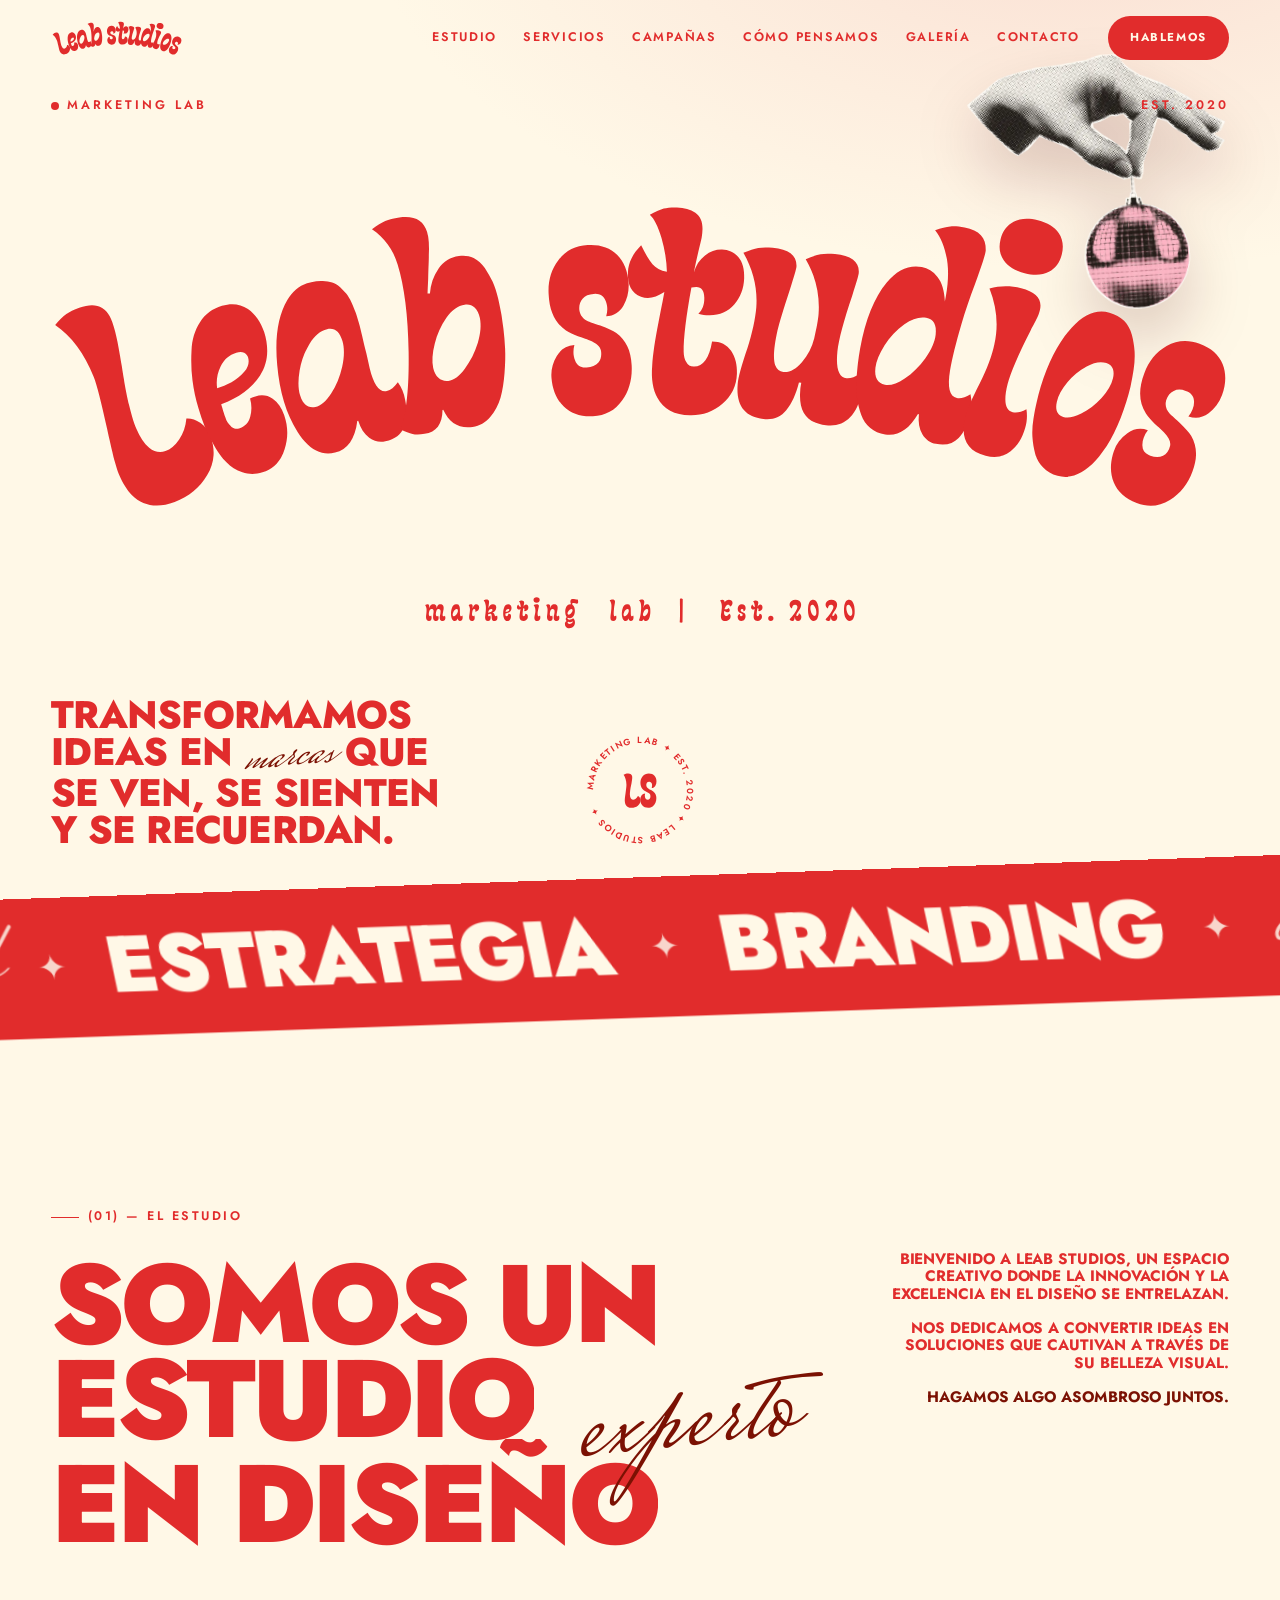
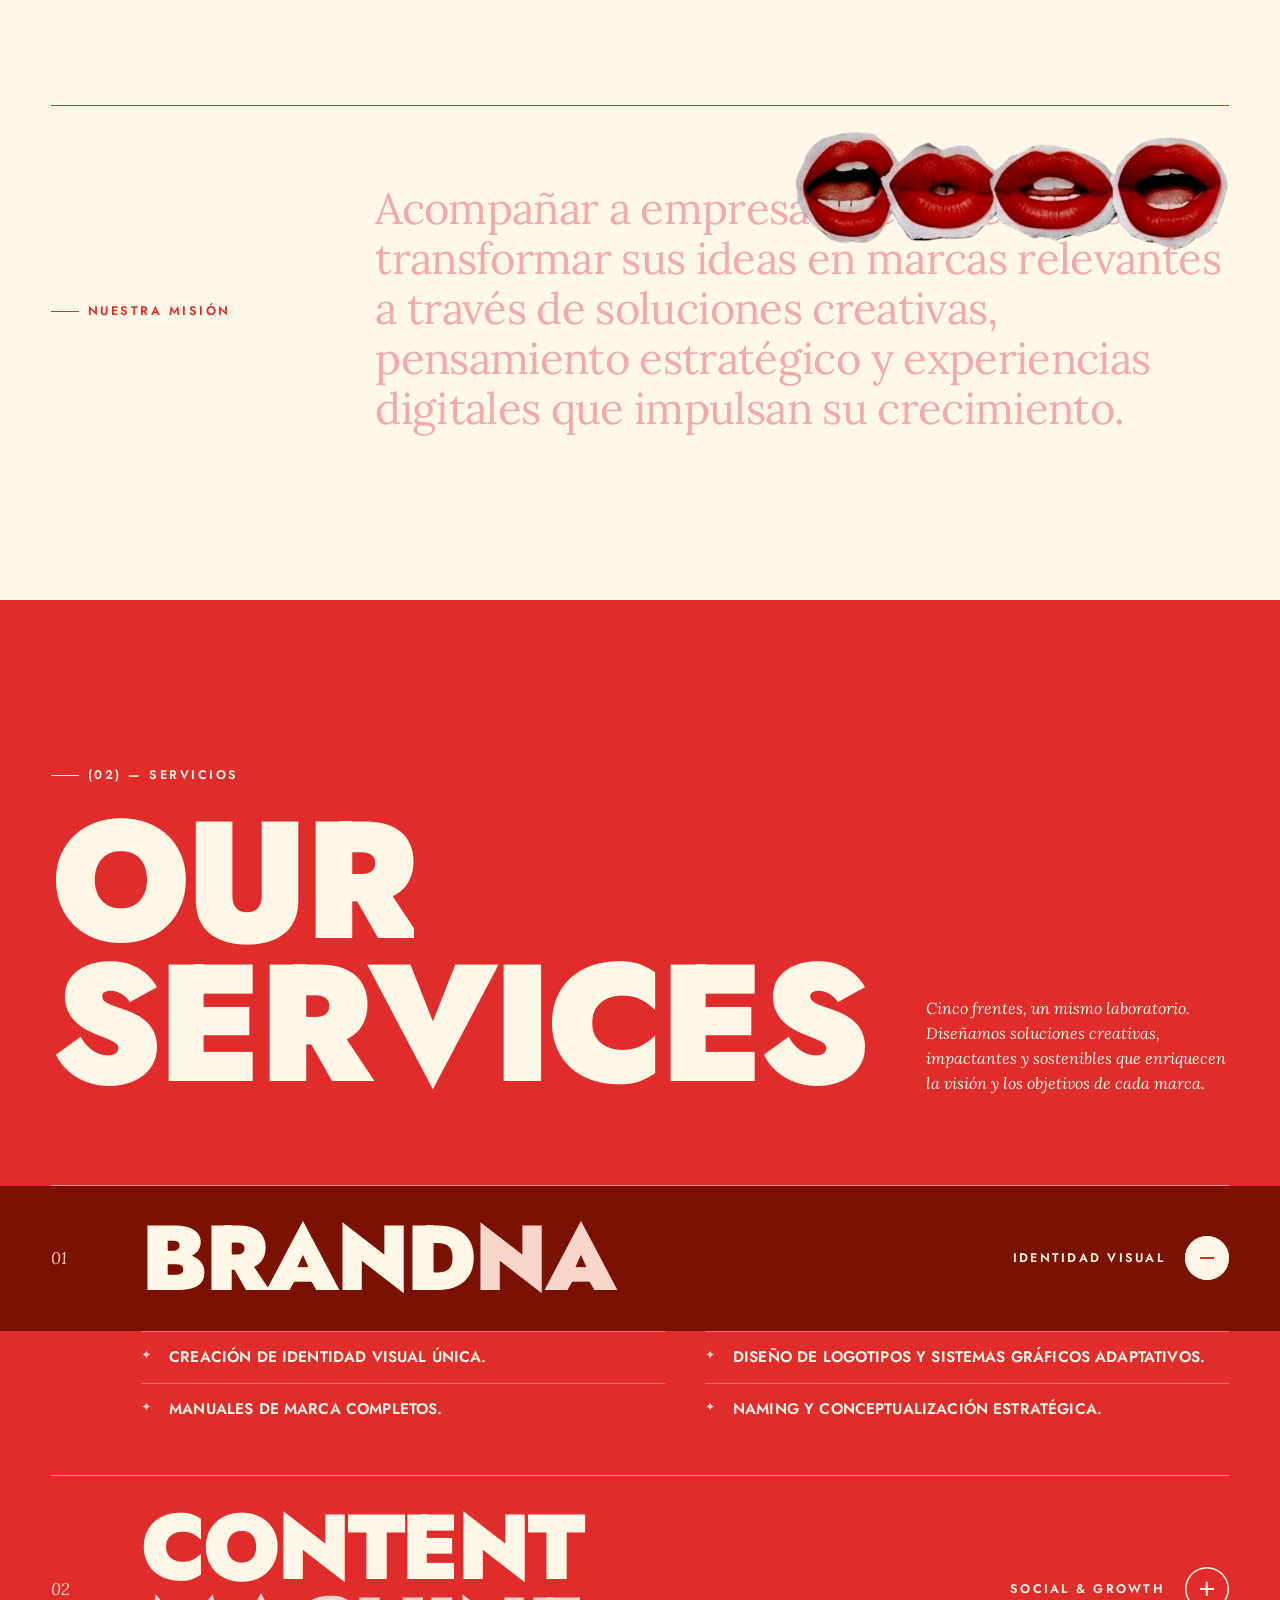
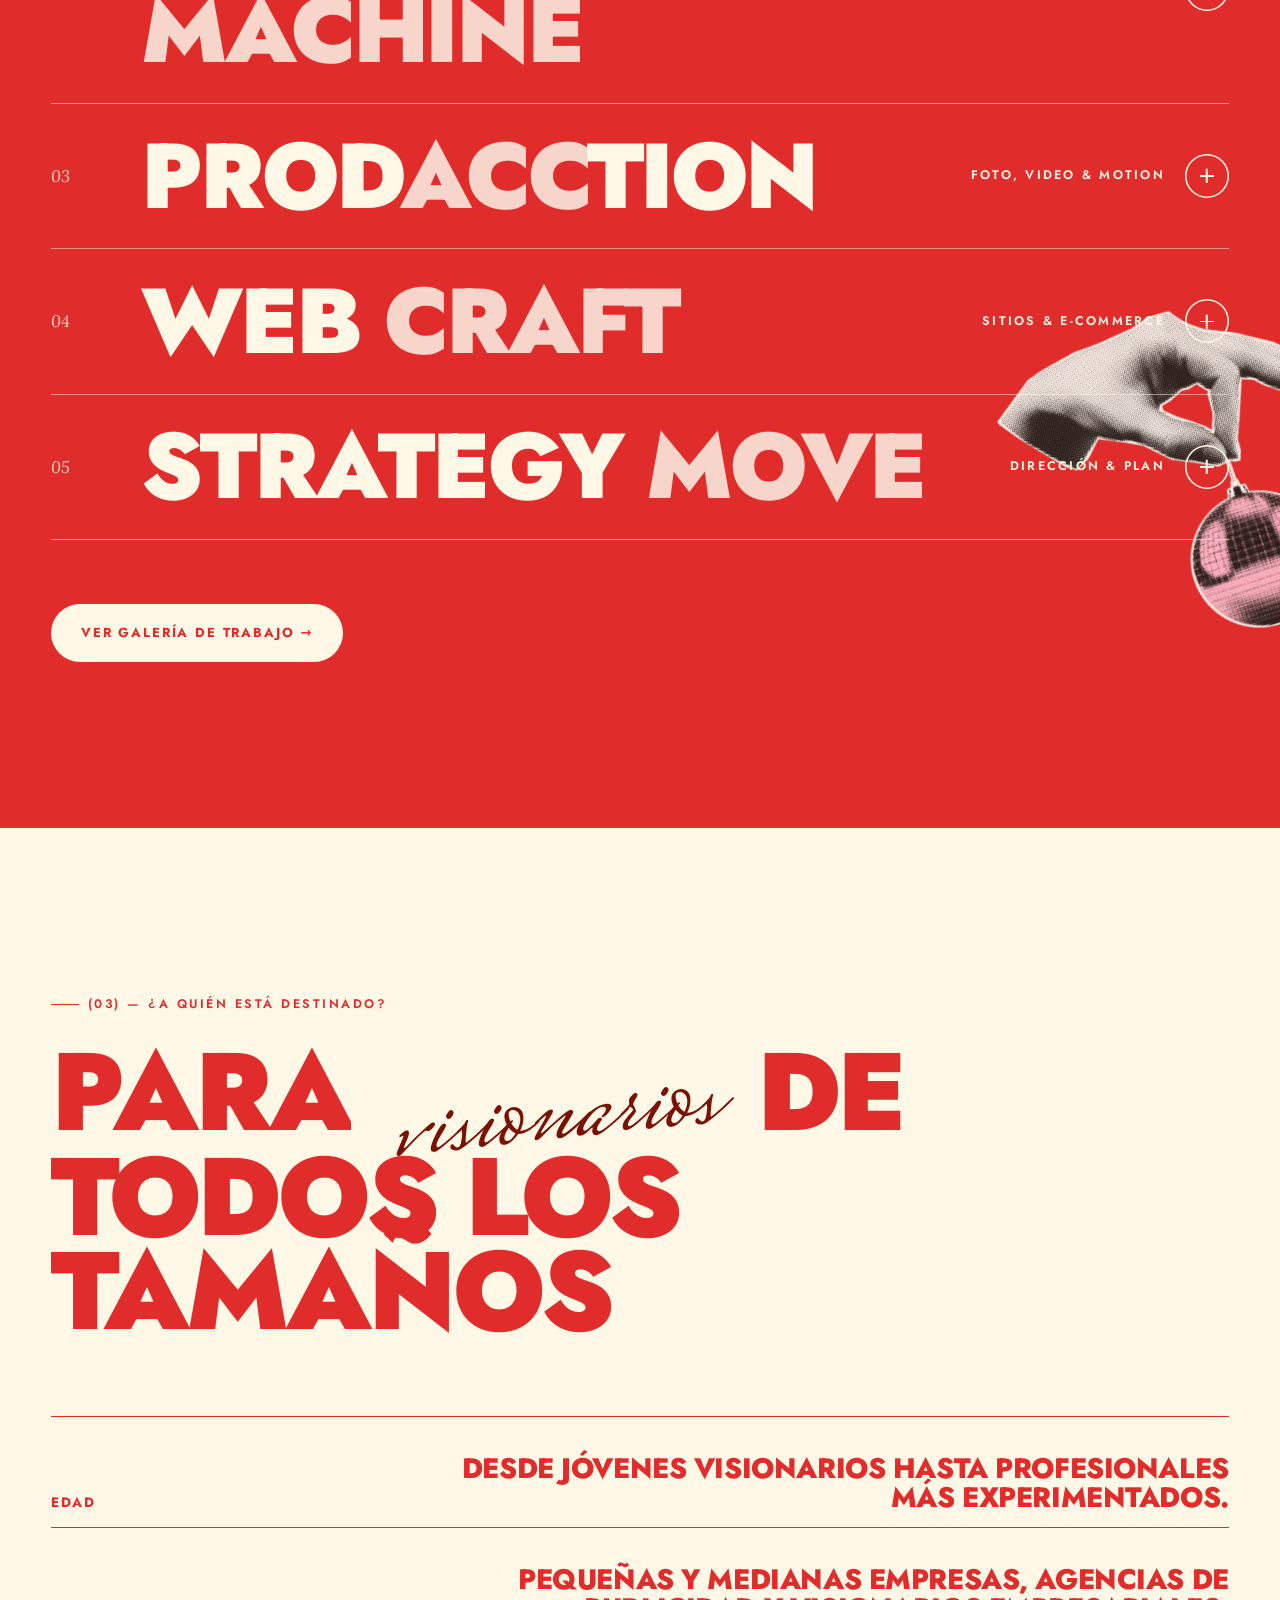
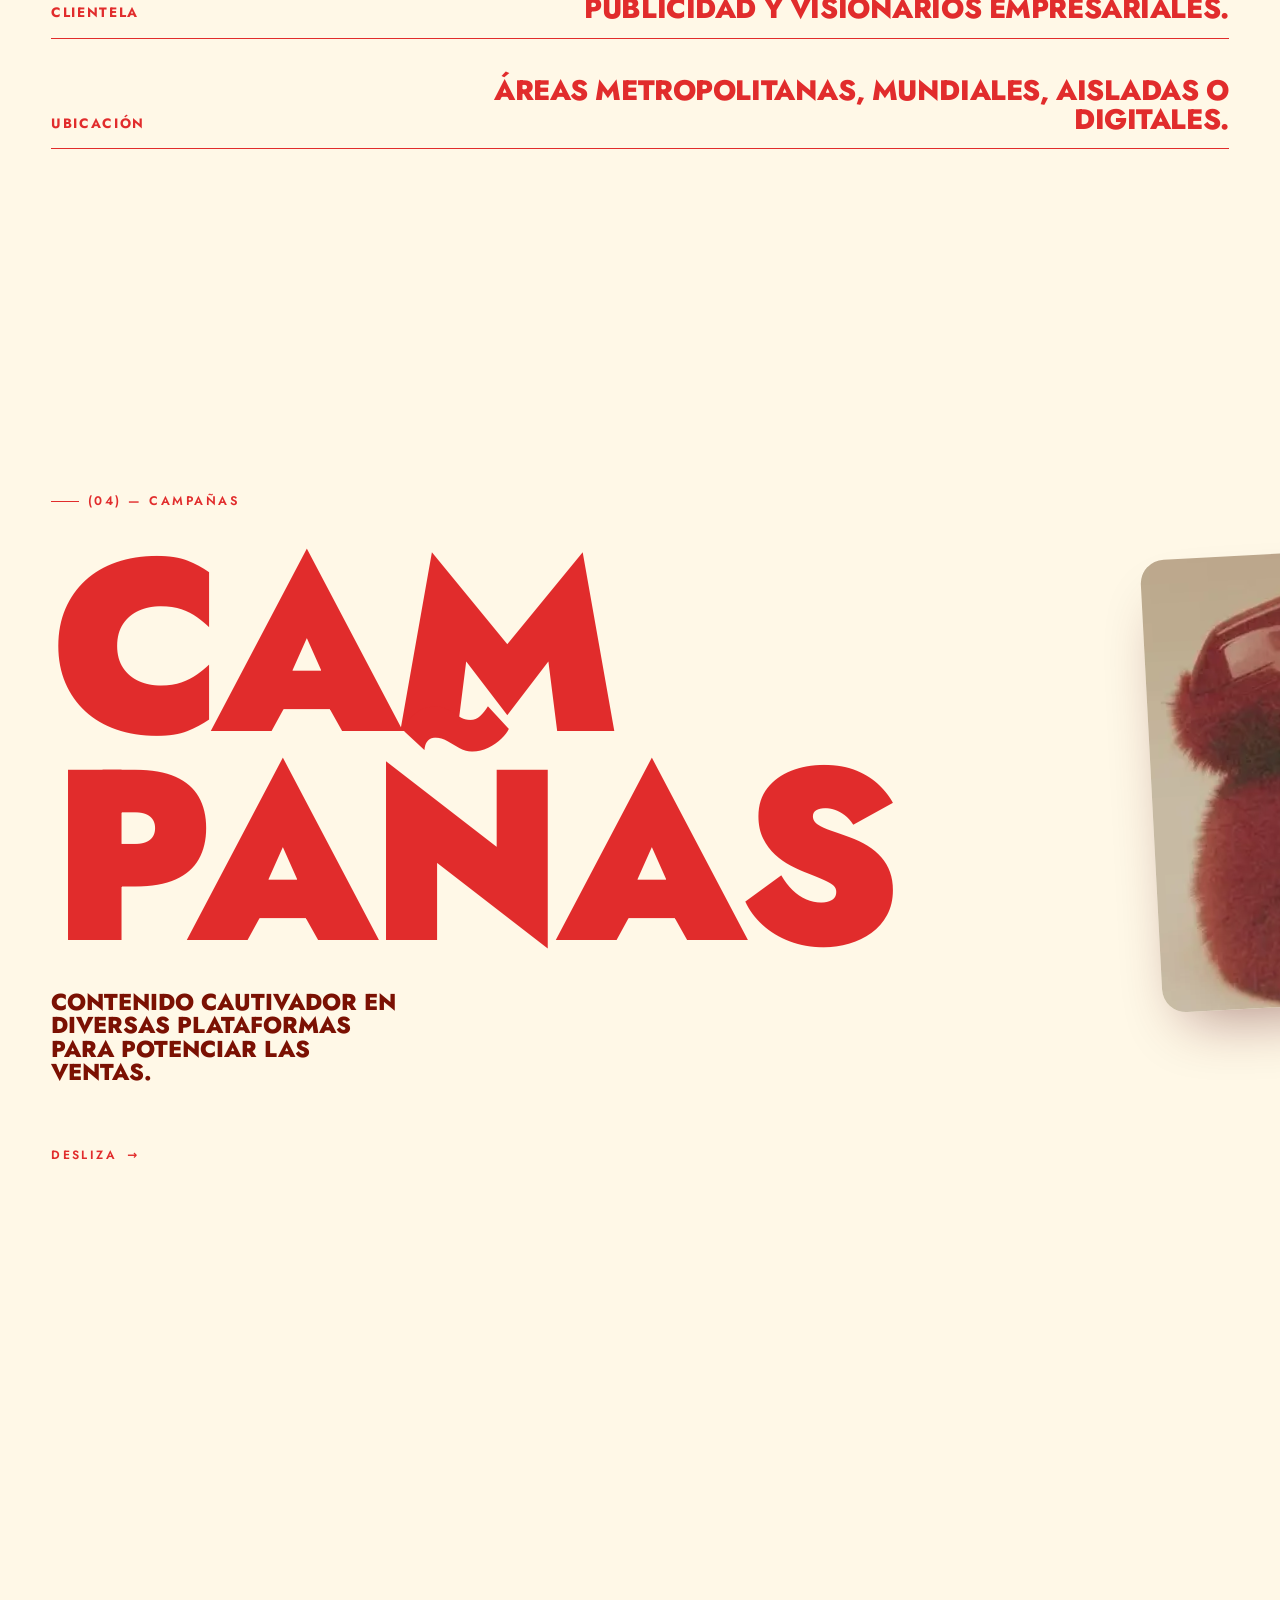
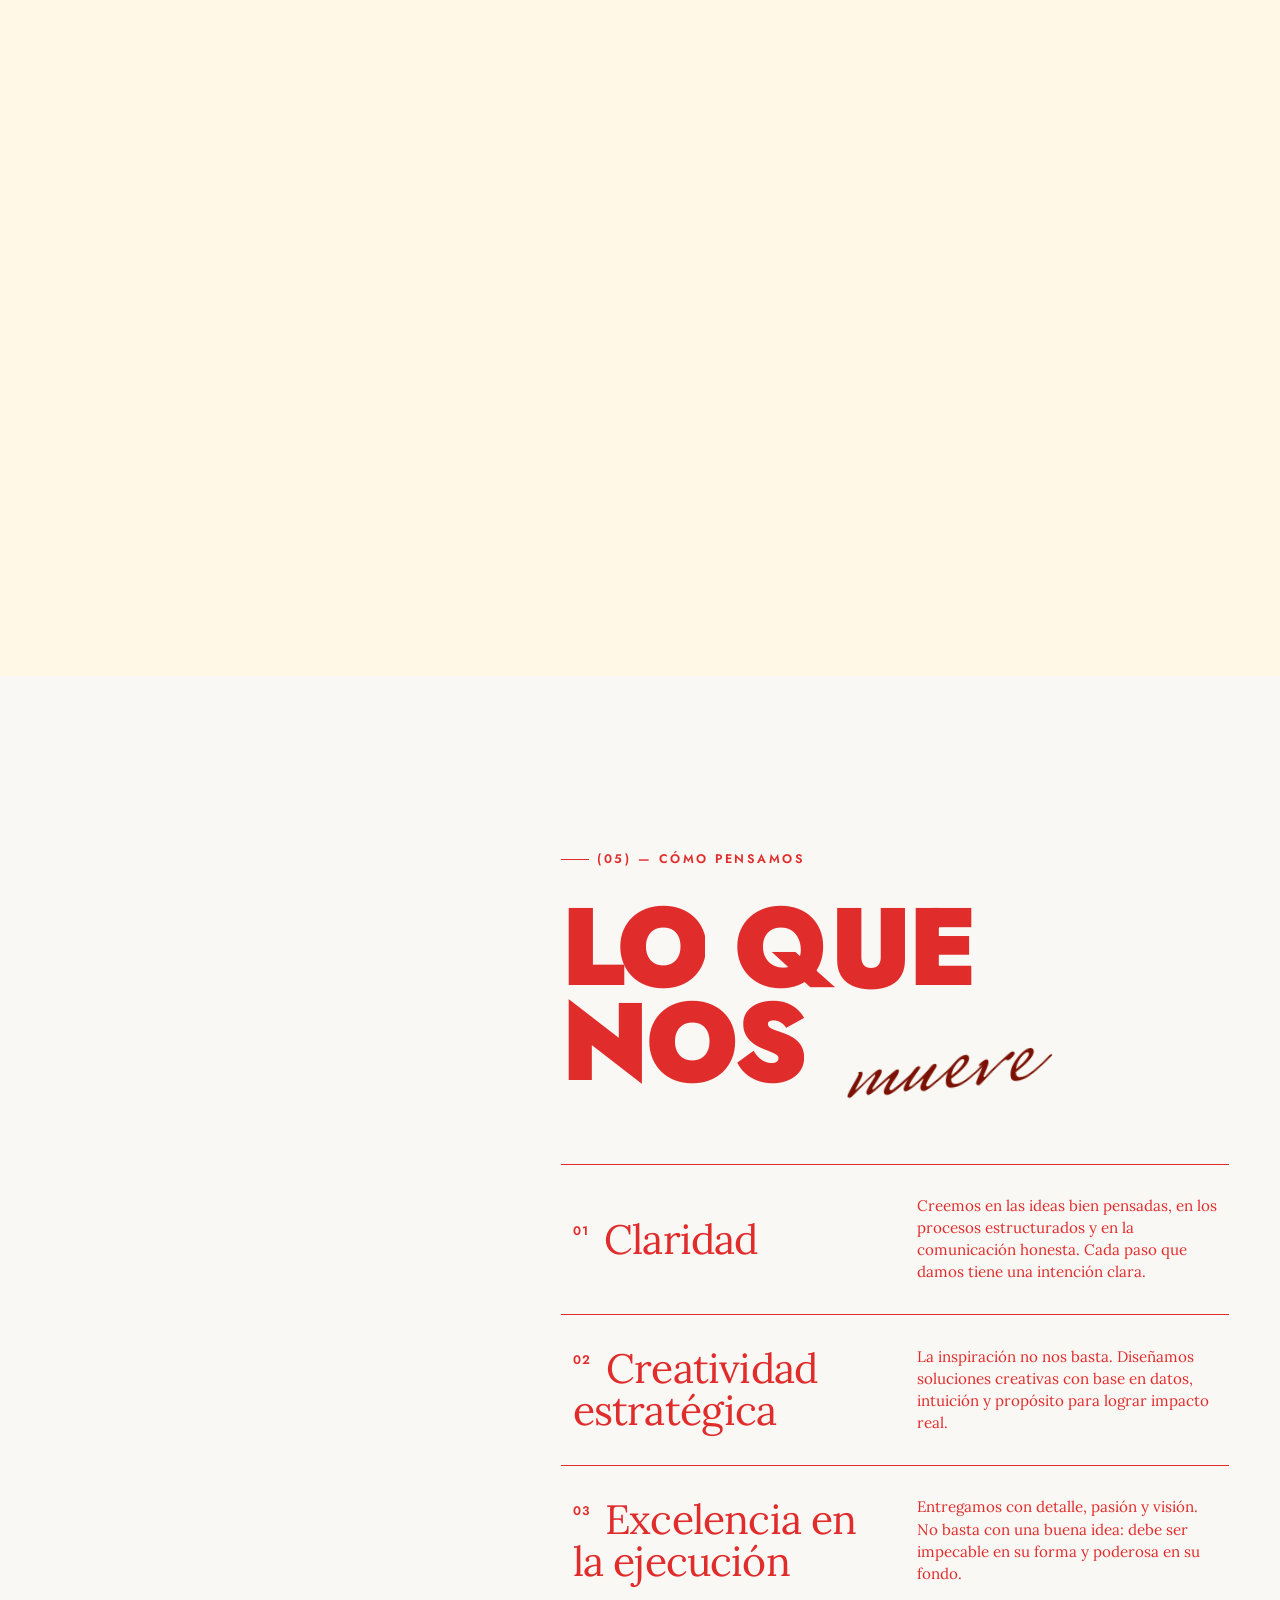
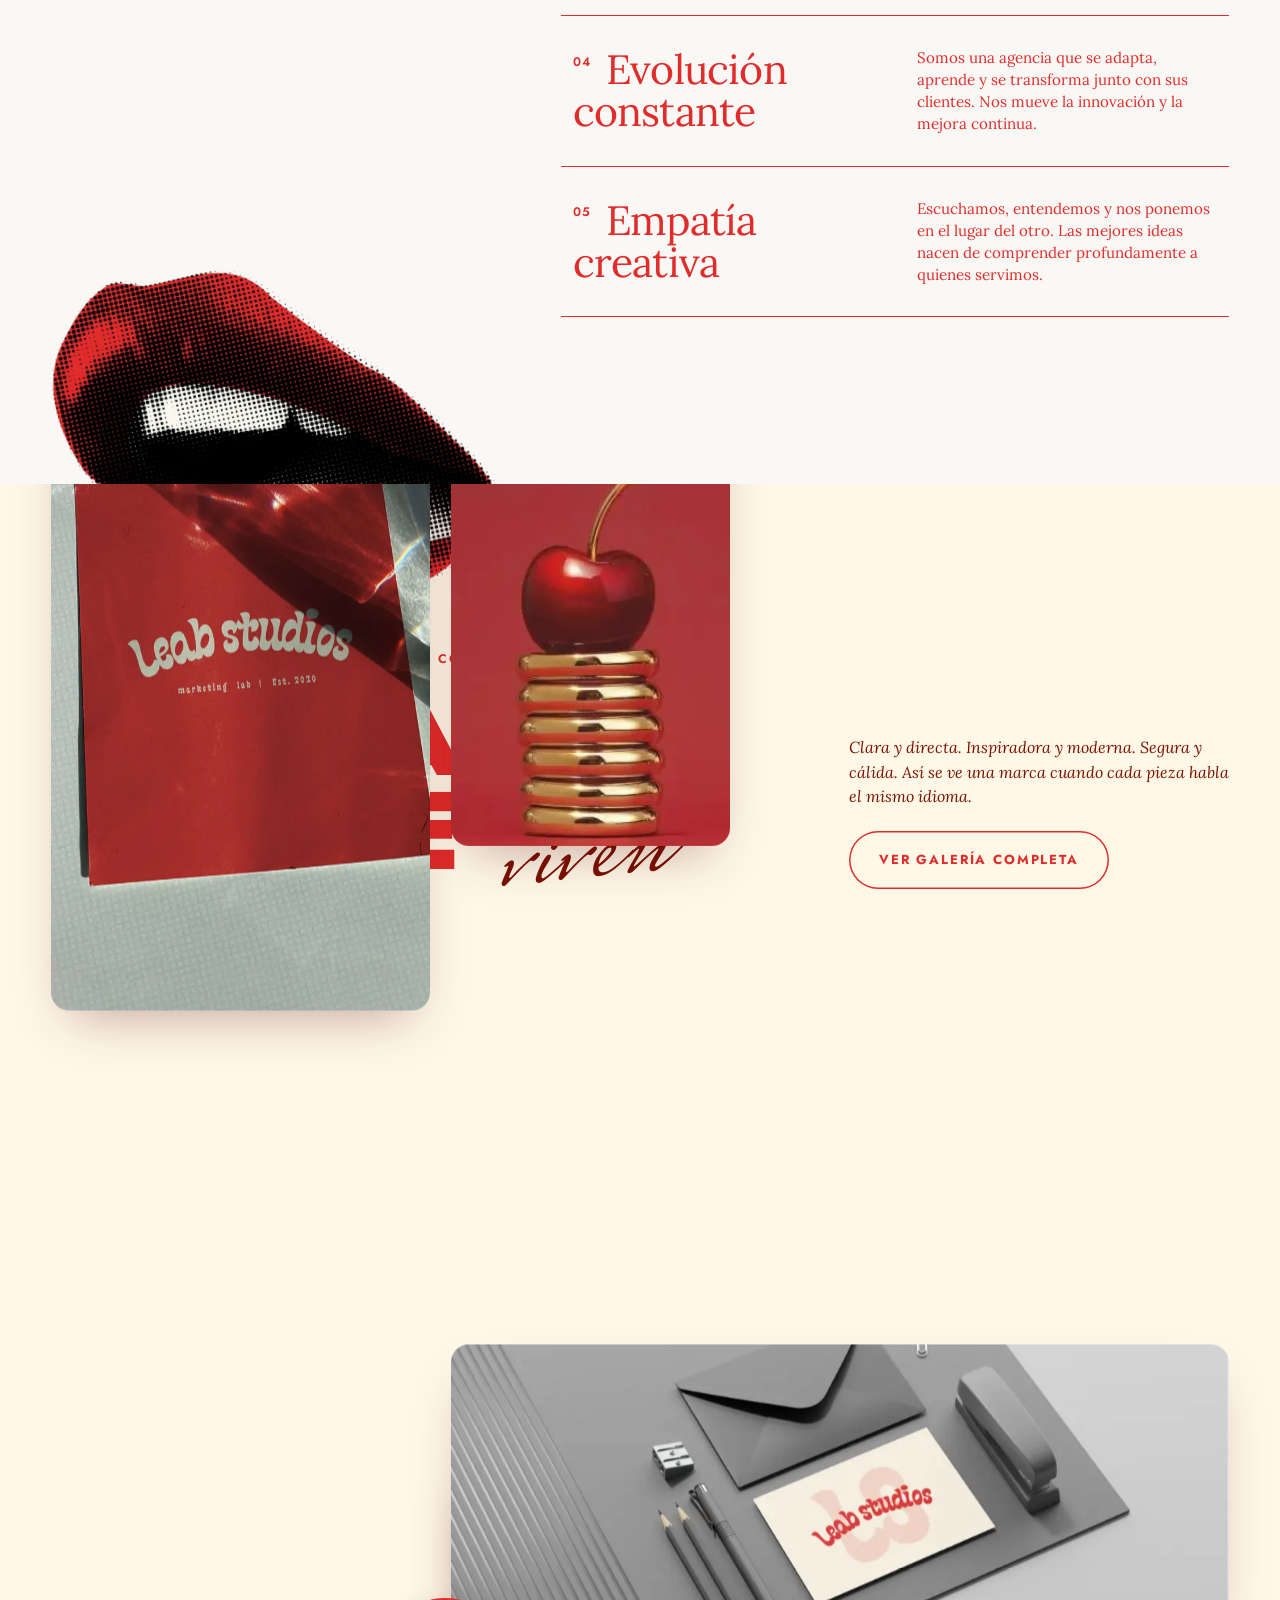
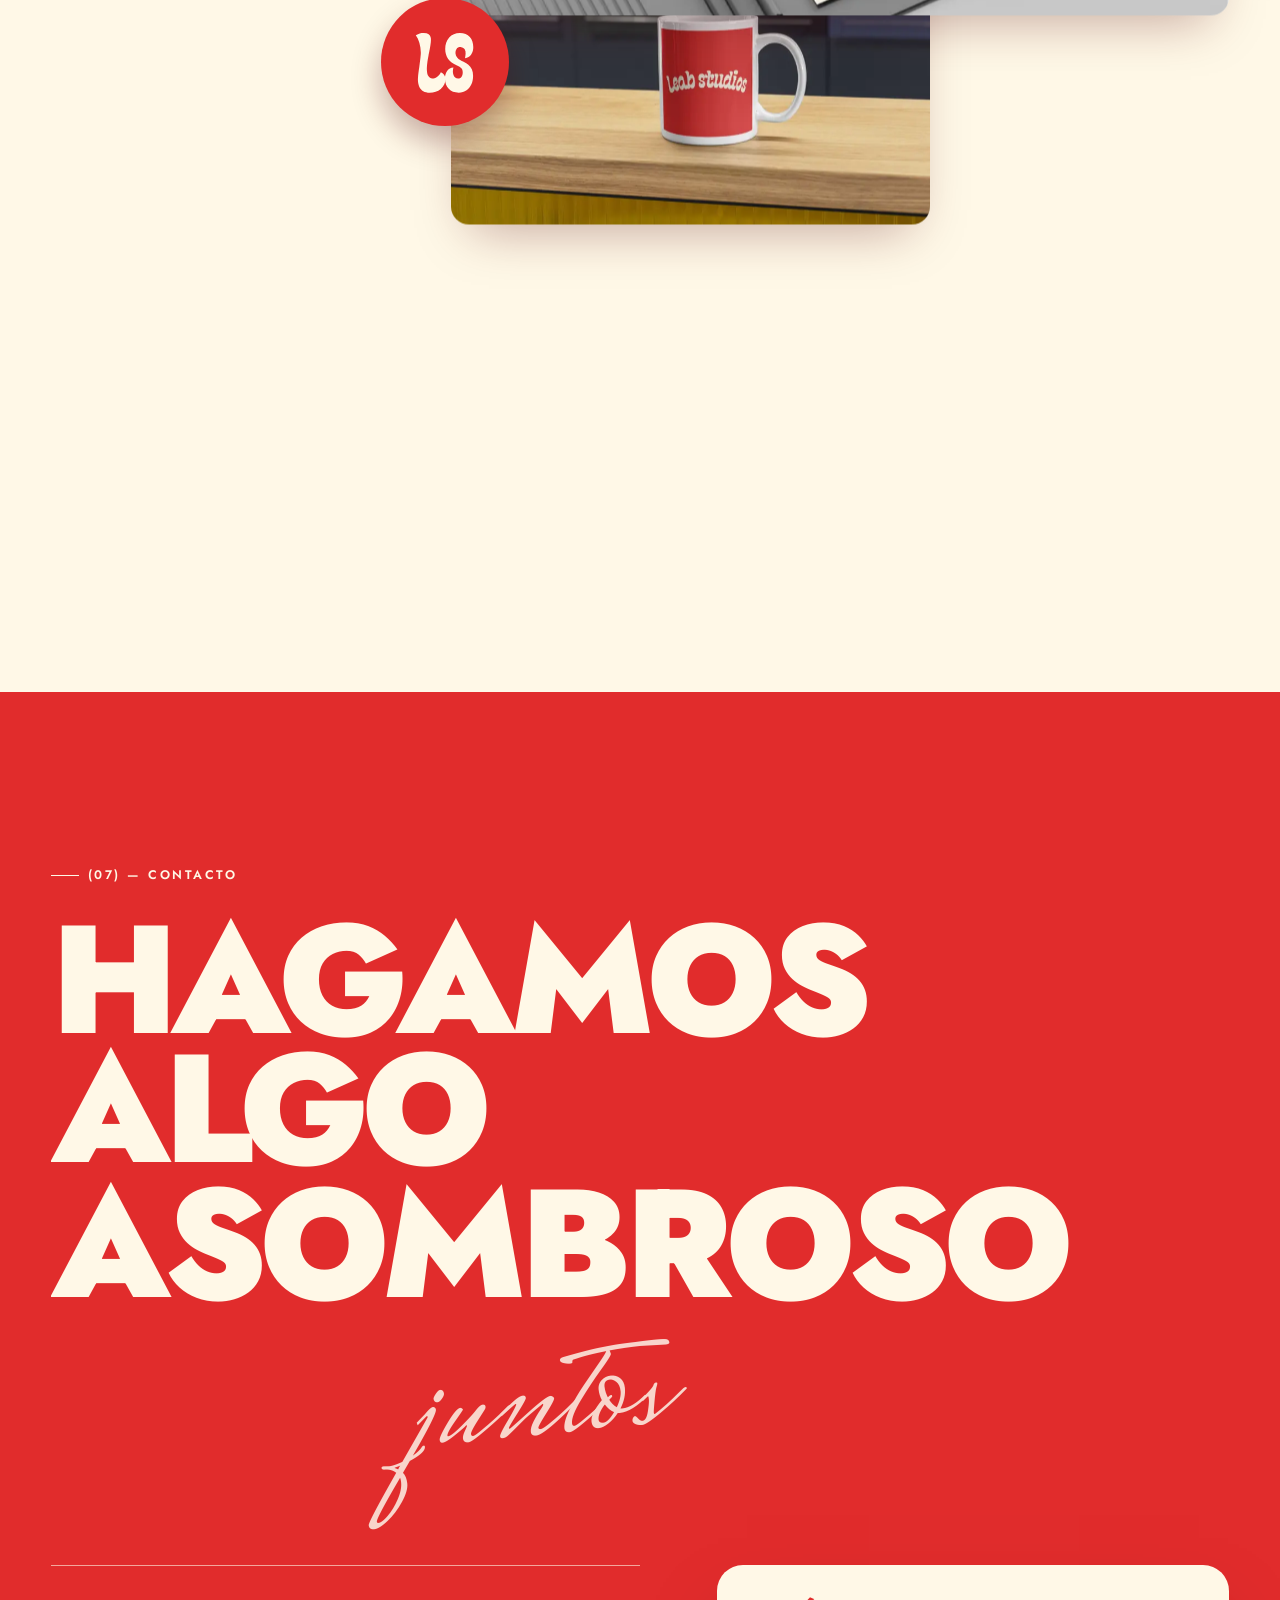
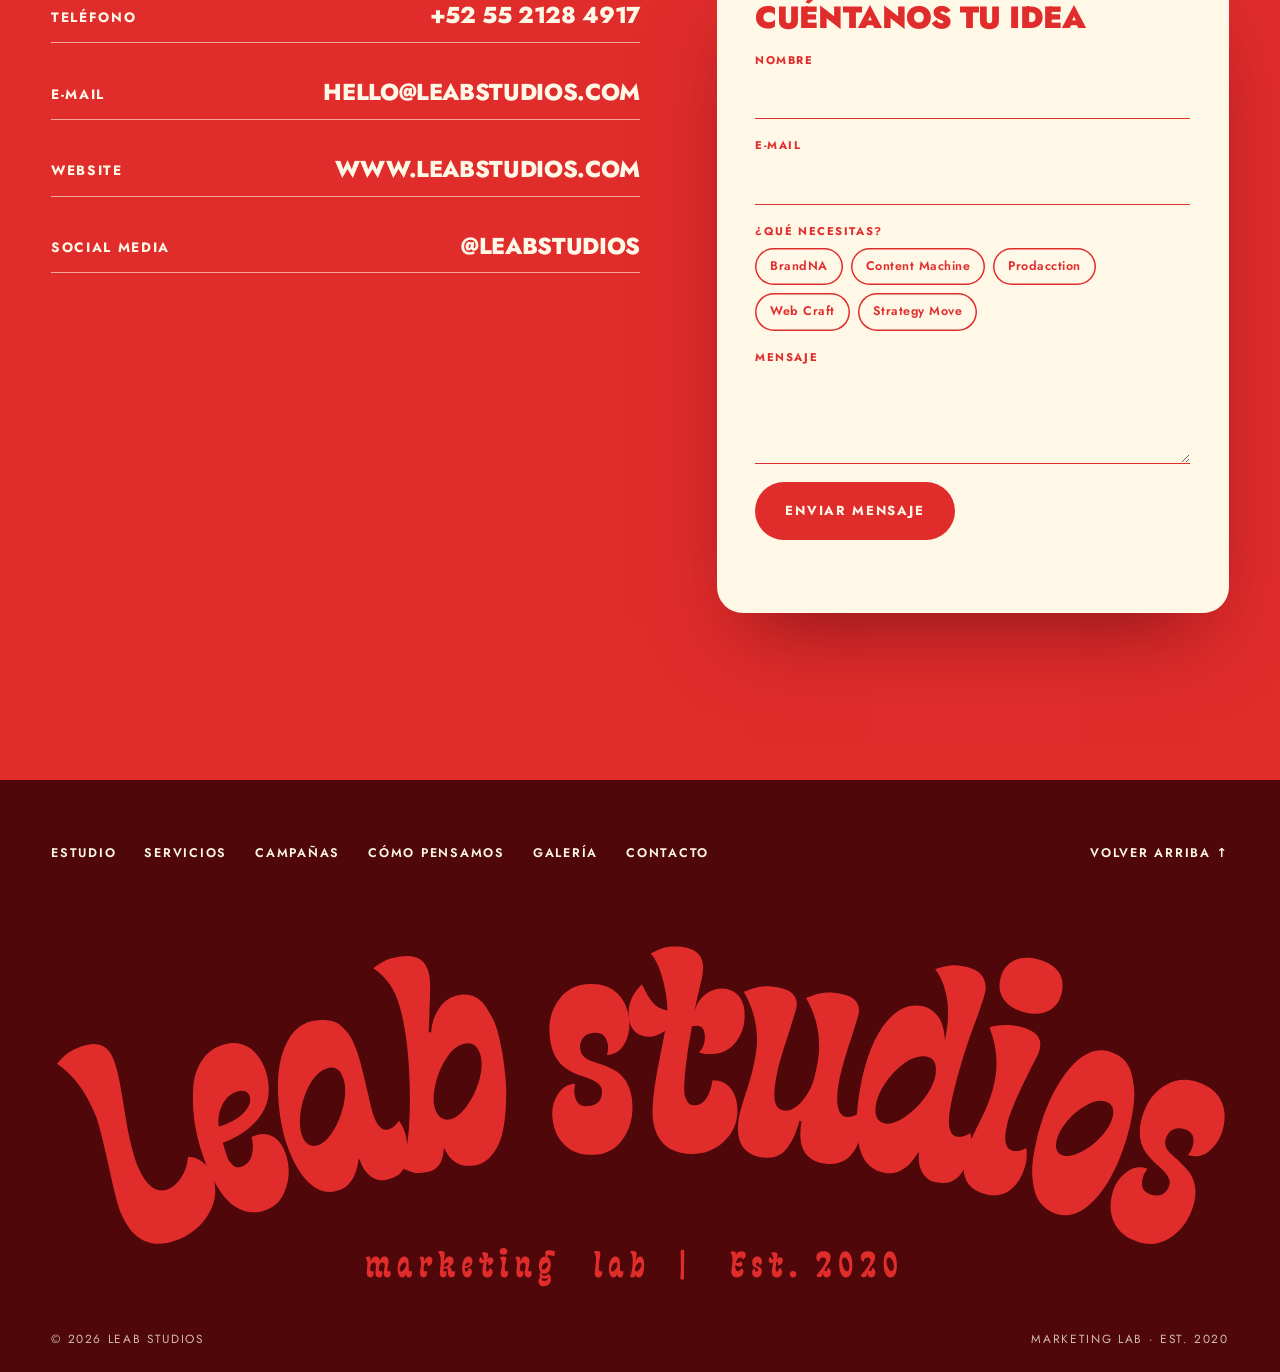
<file: index.html>
<!doctype html>
<html lang="es">
<head>
  <meta charset="utf-8">
  <meta name="viewport" content="width=device-width, initial-scale=1">
  <title>Leab Studios — Marketing Lab</title>
  <meta name="description" content="Leab Studios es un estudio creativo de marketing y diseño. Branding, contenido, producción, web y estrategia para marcas que quieren destacar.">
  <meta name="theme-color" content="#E12C2C">
  <meta property="og:title" content="Leab Studios — Marketing Lab">
  <meta property="og:description" content="Convertimos ideas en marcas relevantes a través de soluciones creativas, pensamiento estratégico y experiencias digitales.">
  <meta property="og:type" content="website">
  <link rel="icon" href="favicon.svg" type="image/svg+xml">
  <link rel="stylesheet" href="assets/css/styles.css">
</head>
<body class="is-loading">

  <!-- Preloader -->
  <div class="loader" aria-hidden="true">
    <div class="loader__mark">
      <span class="loader__ls loader__ls--ghost"></span>
      <span class="loader__ls loader__ls--fill"></span>
    </div>
    <div class="loader__count"><span data-count>0</span>%</div>
    <div class="loader__curtain"></div>
  </div>

  <!-- Cursor -->
  <div class="cursor" aria-hidden="true"><span class="cursor__label"></span></div>

  <div class="progress" aria-hidden="true"><span></span></div>

  <!-- Header -->
  <header class="header">
    <a href="#top" class="header__logo" aria-label="Leab Studios — inicio"><span class="logo-mask logo-mask--wordmark"></span></a>
    <nav class="header__nav" aria-label="Principal">
      <a href="#estudio" data-hover>Estudio</a>
      <a href="#servicios" data-hover>Servicios</a>
      <a href="#campanas" data-hover>Campañas</a>
      <a href="#como-pensamos" data-hover>Cómo pensamos</a>
      <a href="galeria.html" data-hover>Galería</a>
      <a href="#contacto" data-hover>Contacto</a>
    </nav>
    <a href="#contacto" class="btn btn--small btn--red header__cta" data-magnetic><span>Hablemos</span></a>
    <button class="burger" aria-label="Abrir menú" aria-expanded="false" aria-controls="menu"><span></span><span></span></button>
  </header>

  <!-- Mobile menu -->
  <div class="menu" id="menu" aria-hidden="true">
    <nav class="menu__nav" aria-label="Menú móvil">
      <a href="#estudio"><i>01</i>Estudio</a>
      <a href="#servicios"><i>02</i>Servicios</a>
      <a href="#campanas"><i>03</i>Campañas</a>
      <a href="#como-pensamos"><i>04</i>Cómo pensamos</a>
      <a href="galeria.html"><i>05</i>Galería</a>
      <a href="#contacto"><i>06</i>Contacto</a>
    </nav>
    <div class="menu__foot">
      <a href="mailto:hello@leabstudios.com">hello@leabstudios.com</a>
      <a href="https://www.instagram.com/leabstudios" target="_blank" rel="noopener">@leabstudios</a>
    </div>
    <span class="menu__ls logo-mask logo-mask--ls" aria-hidden="true"></span>
  </div>

  <main id="top">

    <!-- ============ HERO ============ -->
    <section class="hero">

      <div class="hero__hang" aria-hidden="true">
        <span class="hero__string"></span>
        <img src="assets/img/hand-disco.webp" alt="" width="900" height="900">
      </div>

      <div class="hero__top">
        <p class="eyebrow"><span class="dot"></span> Marketing lab</p>
        <p class="eyebrow eyebrow--right">Est. 2020</p>
      </div>

      <h1 class="hero__title">
        <span class="sr-only">Leab Studios</span>
        <svg class="wordmark-svg" aria-hidden="true" focusable="false" xmlns="http://www.w3.org/2000/svg" viewBox="326 297 770 202" fill="currentColor"><g class="wm-l"><path transform="translate(375.415 503.389)" d="M -46.71 -125.31 C -43.98 -128.5 -41.55 -130.87 -39.40 -132.45 C -37.32 -133.87 -34.50 -135.25 -30.95 -136.57 C -21.66 -140.04 -15.05 -138.25 -11.12 -131.20 C -8.55 -126.37 -6.31 -117.89 -4.40 -105.73 C -4.22 -104.69 -3.80 -102.23 -3.12 -98.35 C -2.53 -94.42 -2.07 -91.59 -1.75 -89.85 C -1.5 -87.99 -1.01 -85.22 -0.29 -81.56 C 0.41 -77.89 1.06 -74.96 1.65 -72.78 C 2.19 -70.47 2.86 -67.95 3.67 -65.20 C 4.51 -62.35 5.39 -59.84 6.32 -57.67 C 8.66 -52.00 11.47 -47.81 14.76 -45.10 C 18.09 -42.31 21.65 -41.56 25.43 -42.85 C 28.62 -43.94 31.60 -46.47 34.37 -50.45 C 37.08 -54.31 38.65 -58.89 39.09 -64.17 C 42.07 -64.39 45.09 -63.45 48.17 -61.32 C 51.29 -59.10 53.51 -56.22 54.82 -52.68 C 58.22 -43.58 57.48 -35.01 52.62 -26.98 C 47.80 -18.84 40.74 -13.05 31.45 -9.59 C 20.14 -5.37 10.78 -6.90 3.37 -14.18 C 1.80 -15.78 0.31 -17.75 -1.09 -20.06 C -2.5 -22.37 -3.62 -24.51 -4.46 -26.48 C -5.41 -28.42 -6.33 -31.02 -7.21 -34.29 C -8.20 -37.52 -8.87 -40.06 -9.23 -41.90 C -9.64 -43.59 -10.28 -46.30 -11.12 -50.03 C -11.96 -53.75 -12.50 -56.22 -12.75 -57.45 C -16.59 -75.10 -19.47 -86.35 -21.40 -91.20 C -27.65 -106.77 -36.09 -118.14 -46.71 -125.31 Z M -46.71 -125.31 "/></g><g class="wm-l"><path transform="translate(433.45 481.612)" d="M 30.82 -7.17 C 26.23 -5.78 21.85 -5.80 17.68 -7.23 C 13.55 -8.55 10.07 -10.71 7.26 -13.71 C 4.35 -16.58 1.63 -20.30 -0.90 -24.87 C -3.55 -29.41 -5.59 -33.54 -7.04 -37.26 C -8.48 -41.00 -9.83 -44.97 -11.09 -49.18 C -12.86 -55.06 -14.15 -61.13 -14.96 -67.40 C -15.75 -73.57 -15.96 -80.12 -15.57 -87.06 C -15.31 -93.97 -13.47 -100.08 -10.04 -105.39 C -6.71 -110.64 -1.91 -114.22 4.34 -116.10 C 10.70 -118.02 16.36 -117.32 21.31 -114.01 C 26.18 -110.56 29.72 -105.53 31.92 -98.93 C 35.31 -88 34.39 -78.48 29.14 -70.40 C 23.80 -62.18 15.36 -55.97 3.82 -51.76 C 3.95 -51.35 4.20 -50.52 4.57 -49.26 C 4.89 -47.85 5.21 -46.78 5.56 -46.03 C 5.78 -45.23 6.15 -44.17 6.65 -42.82 C 7.06 -41.45 7.53 -40.42 8.07 -39.73 C 8.62 -38.94 9.28 -38.17 10.04 -37.45 C 10.73 -36.58 11.52 -36.07 12.42 -35.92 C 13.34 -35.67 14.36 -35.65 15.48 -35.87 C 19.29 -37.01 21.73 -39.57 22.79 -43.53 C 23.87 -47.37 23.84 -51.36 22.70 -55.51 C 23.44 -55.92 24.59 -56.37 26.15 -56.85 C 30.36 -58.11 34.14 -57.60 37.5 -55.31 C 40.86 -53.00 43.37 -49.43 45.03 -44.59 C 47.62 -37.05 47.69 -29.54 45.23 -22.07 C 42.69 -14.25 37.89 -9.28 30.82 -7.17 Z M 13.70 -85.46 C 9.09 -84.08 5.67 -81.07 3.43 -76.45 C 1.20 -71.83 0.45 -67.07 1.18 -62.17 C 4.21 -63.08 7.34 -64.39 10.56 -66.10 C 13.68 -67.79 16.50 -70.13 19.03 -73.12 C 21.47 -76 22.28 -78.97 21.46 -82.04 C 21.12 -83.53 20.25 -84.65 18.85 -85.40 C 17.48 -86.06 15.76 -86.08 13.70 -85.46 Z M 13.70 -85.46 "/></g><g class="wm-l"><path transform="translate(484.966 465.486)" d="M 41.29 -24.70 C 39.84 -12.95 35.00 -6.03 26.76 -3.96 C 17.64 -1.61 9.45 -6.16 2.17 -17.62 C -5.12 -29.08 -9.54 -43.59 -11.07 -61.17 C -12.73 -79.24 -10.52 -93.41 -4.45 -103.68 C -0.87 -109.72 3.87 -113.51 9.81 -115.06 L 11.15 -115.35 C 13.84 -115.96 16.35 -116.21 18.68 -116.10 C 21.01 -116.00 23.08 -115.67 24.89 -115.14 C 26.67 -114.61 28.36 -113.64 29.93 -112.21 C 31.53 -110.67 32.91 -109.25 34.04 -107.95 C 35.20 -106.52 36.38 -104.53 37.59 -101.98 C 38.69 -99.39 39.61 -97.14 40.35 -95.21 C 41.03 -93.16 41.85 -90.46 42.82 -87.12 C 43.67 -83.75 44.37 -80.86 44.90 -78.48 C 45.44 -76.08 46.21 -72.89 47.21 -68.92 C 48.11 -64.94 48.84 -61.70 49.40 -59.20 C 52.09 -48.17 55.83 -43.19 60.62 -44.28 C 63.11 -44.83 65.51 -46.73 67.82 -49.98 C 70.27 -46.54 71.86 -42.71 72.59 -38.48 C 73.95 -31.56 73.72 -25.64 71.89 -20.71 C 70.05 -15.80 65.98 -12.68 59.68 -11.37 C 55.89 -10.51 52.36 -11.30 49.10 -13.71 C 45.83 -16.12 43.42 -19.82 41.89 -24.82 Z M 21.5 -84.68 C 17.21 -83.72 13.42 -80.56 10.12 -75.20 C 6.84 -69.75 4.66 -63.86 3.57 -57.54 C 2.50 -51.11 2.59 -45.79 3.84 -41.57 C 5.66 -35.39 9.03 -32.78 13.93 -33.78 C 17.42 -34.56 20.84 -37.53 24.20 -42.68 C 27.55 -47.75 29.96 -53.58 31.42 -60.18 C 32.86 -66.80 32.92 -72.36 31.59 -76.89 C 29.75 -83.19 26.39 -85.78 21.5 -84.68 Z M 21.5 -84.68 "/></g><g class="wm-l"><path transform="translate(555.285 449.371)" d="M -0.90 -3.12 C 3.12 -13.19 4.94 -30.08 4.54 -53.79 C 4.16 -77.49 1.75 -96.50 -2.65 -110.84 C -5.60 -120.64 -11.19 -128.31 -19.42 -133.85 C -16.05 -136.39 -13.16 -138.20 -10.75 -139.28 C -8.39 -140.23 -5.34 -140.98 -1.60 -141.51 C 8.21 -142.92 14.28 -139.76 16.62 -132.04 C 16.85 -131.14 17.08 -130.18 17.32 -129.18 C 17.47 -128.17 17.61 -126.85 17.75 -125.21 C 17.78 -123.57 17.83 -122.18 17.89 -121.06 C 17.83 -119.92 17.78 -118.06 17.75 -115.46 C 17.71 -112.88 17.64 -110.81 17.54 -109.25 C 17.48 -107.58 17.41 -104.87 17.32 -101.14 C 17.14 -97.30 17.00 -94.24 16.92 -91.95 L 18.48 -91.85 C 18.87 -97.81 20.73 -103.25 24.06 -108.15 C 27.40 -112.96 31.86 -115.71 37.45 -116.40 C 40.89 -116.89 44.09 -116.48 47.07 -115.17 C 49.96 -113.72 52.39 -111.53 54.37 -108.62 C 56.35 -105.58 58.06 -102.56 59.51 -99.57 C 60.89 -96.47 62.09 -92.76 63.12 -88.46 C 64.07 -84.06 64.78 -80.55 65.25 -77.93 C 65.62 -75.31 66.05 -72.27 66.54 -68.82 C 67.04 -64.66 67.41 -60.32 67.64 -55.82 C 67.85 -51.30 67.73 -46.01 67.26 -39.96 C 66.79 -33.80 65.92 -28.35 64.64 -23.64 C 63.24 -18.89 61 -14.69 57.90 -11.06 C 54.81 -7.40 50.98 -5.25 46.43 -4.60 C 37.63 -3.34 31.21 -7.08 27.17 -15.81 L 26.71 -15.73 C 26.60 -6.42 22.69 -1.21 15 -0.12 C 11.66 0.35 9.03 0.36 7.09 -0.09 C 5.09 -0.41 2.42 -1.42 -0.90 -3.12 Z M 41.20 -84.57 C 36.84 -83.95 32.86 -81.10 29.25 -76.04 C 25.66 -70.89 23.12 -65.20 21.62 -59 C 20.03 -52.78 19.70 -47.53 20.62 -43.21 C 21.22 -40.51 22.36 -38.35 24.03 -36.73 C 25.70 -35.11 27.86 -34.45 30.51 -34.73 C 34.05 -35.23 37.64 -37.91 41.29 -42.76 C 44.96 -47.52 47.78 -53.08 49.75 -59.45 C 51.62 -65.82 52.07 -71.36 51.10 -76.07 C 50.51 -78.78 49.36 -81 47.67 -82.71 C 46.00 -84.33 43.84 -84.95 41.20 -84.57 Z M 41.20 -84.57 "/></g><g class="wm-l"><path transform="translate(626.122 439.724)" d=""/></g><g class="wm-l"><path transform="translate(649.129 437.169)" d="M 32.78 -79.46 L 31.70 -79.42 C 28.53 -79.27 26.12 -78.24 24.46 -76.32 C 22.71 -74.41 22.01 -71.87 22.35 -68.71 C 22.82 -65.36 24.78 -62.94 28.23 -61.45 C 28.53 -61.36 31.12 -60.46 36.01 -58.73 C 40.92 -56.91 44.42 -55.28 46.53 -53.85 C 52.76 -49.31 56.10 -42.34 56.53 -32.95 C 57.03 -24.06 54.98 -16.35 50.37 -9.81 C 45.75 -3.15 39.36 0.31 31.18 0.59 C 23.12 0.95 16.78 -1.16 12.17 -5.78 C 7.46 -10.36 4.78 -16.58 4.12 -24.43 C 3.68 -29.53 4.84 -34.35 7.59 -38.87 C 10.26 -43.30 14.10 -45.67 19.09 -46 C 18.14 -42.25 18.30 -38.89 19.56 -35.89 C 20.71 -32.86 22.88 -31.33 26.06 -31.28 L 27.14 -31.32 C 30.50 -31.47 33.06 -32.55 34.81 -34.57 C 36.45 -36.60 37.00 -39.24 36.45 -42.48 C 35.92 -45.01 33.51 -47.16 29.25 -48.92 C 28.10 -49.37 26.64 -49.92 24.87 -50.56 C 23.00 -51.19 21.60 -51.69 20.65 -52.06 C 19.62 -52.42 18.47 -52.92 17.21 -53.57 C 15.86 -54.23 14.66 -54.89 13.60 -55.57 C 6.53 -60.27 2.75 -68.14 2.25 -79.17 C 1.75 -87.73 3.87 -95.14 8.60 -101.39 C 13.24 -107.55 19.64 -110.86 27.79 -111.32 C 35.86 -111.79 42.26 -109.67 46.98 -104.98 C 51.59 -100.28 54.12 -94.05 54.57 -86.28 C 54.81 -80.97 53.70 -76.17 51.23 -71.85 C 48.67 -67.45 44.89 -65.08 39.89 -64.75 C 40.95 -68.46 40.84 -71.83 39.57 -74.85 C 38.31 -77.87 36.05 -79.41 32.78 -79.46 Z M 32.78 -79.46 "/></g><g class="wm-l"><path transform="translate(702.954 434.259)" d="M 71.54 -24.37 C 71.27 -16.40 68.11 -9.82 62.06 -4.64 C 56.01 0.55 48.96 3.06 40.89 2.89 C 30.67 2.67 23.55 -1.16 19.53 -8.62 C 16.57 -14.00 15.44 -20.99 16.14 -29.57 C 16.60 -37.01 17.98 -46.49 20.28 -58.01 C 22.57 -69.51 23.84 -76.08 24.09 -77.71 C 20.03 -75.03 16.37 -73.73 13.10 -73.81 C 11.78 -73.84 10.35 -74.12 8.82 -74.67 C 2.73 -76.84 -0.11 -82.22 0.28 -90.79 C 0.62 -97.02 3.50 -102.84 8.93 -108.25 C 11.68 -102.56 14.16 -98.46 16.35 -95.96 C 18.45 -93.47 21.58 -91.83 25.75 -91.03 C 25.60 -98.08 24.42 -105.41 22.23 -113.03 C 19.95 -120.64 17.40 -125.71 14.59 -128.23 C 18.53 -130.29 21.57 -131.66 23.73 -132.32 C 25.79 -132.89 28.66 -133.14 32.34 -133.06 C 37.14 -132.95 41.15 -131.79 44.37 -129.57 C 47.59 -127.26 49.14 -123.70 49.04 -118.89 C 49.01 -117.05 48.82 -115.16 48.48 -113.21 C 48.01 -111.18 47.28 -108.08 46.28 -103.90 C 45.26 -99.63 44.30 -95.16 43.37 -90.5 C 44.70 -95.25 47.14 -98.98 50.68 -101.67 C 54.10 -104.35 57.80 -105.65 61.79 -105.56 C 65.99 -105.47 69.53 -103.82 72.43 -100.59 C 75.22 -97.36 76.50 -92.73 76.28 -86.70 C 76.03 -79.96 73.86 -74.22 69.78 -69.5 C 65.57 -64.68 60.03 -62.35 53.18 -62.5 C 51.03 -62.55 48.75 -62.91 46.32 -63.57 C 49.03 -66.06 50.33 -69.56 50.21 -74.07 C 50.12 -78.67 48.39 -81.01 45.01 -81.09 C 44.08 -81.11 43.00 -80.98 41.78 -80.70 C 38.28 -61.64 36.60 -47.61 36.73 -38.60 C 36.77 -36.05 37.33 -33.84 38.42 -31.98 C 39.41 -30.03 41.03 -29.03 43.28 -28.98 C 49.40 -28.84 53.41 -34.33 55.29 -45.43 C 60.81 -45.41 64.96 -43.37 67.73 -39.32 C 70.50 -35.17 71.77 -30.18 71.54 -24.37 Z M 71.54 -24.37 "/></g><g class="wm-l"><path transform="translate(768.235 435.13)" d="M 47.67 -14.15 C 47.69 -15.38 47.91 -17.10 48.34 -19.32 L 46.82 -19.48 C 44.92 -11.85 42.14 -5.81 38.51 -1.35 C 34.86 3.20 29.89 5.11 23.59 4.39 C 11.19 3.02 5.58 -4.53 6.76 -18.28 C 7.08 -22.56 9.22 -30.46 13.17 -41.98 C 16.33 -52.03 18.25 -60.87 18.93 -68.51 C 19.85 -80.75 17.03 -92.65 10.5 -104.21 C 14.36 -105.88 17.60 -106.94 20.23 -107.40 C 22.74 -107.85 25.87 -107.89 29.64 -107.51 C 40.53 -106.42 45.71 -102.25 45.18 -95.01 C 45.03 -93.59 43.61 -88.70 40.92 -80.34 C 36.64 -67.31 33.94 -58.39 32.82 -53.57 C 30.34 -42.21 29.84 -34.60 31.31 -30.75 C 32.38 -28.17 34.13 -26.71 36.56 -26.35 C 40.73 -25.94 44.80 -28.05 48.75 -32.70 C 52.71 -37.32 55.41 -42.55 56.82 -48.37 C 58.46 -55.5 59.41 -60.84 59.67 -64.40 C 60.53 -77.07 57.72 -88.97 51.25 -100.10 C 55.11 -101.77 58.35 -102.83 60.96 -103.29 C 63.48 -103.74 66.62 -103.78 70.39 -103.40 C 81.36 -102.30 86.54 -98.13 85.92 -90.90 C 85.77 -89.48 84.35 -84.60 81.65 -76.25 C 76.10 -59.84 72.87 -47.72 71.98 -39.90 C 70.84 -28.61 72.82 -22.71 77.92 -22.20 C 80.46 -21.94 83.34 -22.98 86.56 -25.34 C 87.78 -21.31 88.09 -17.17 87.46 -12.92 C 86.58 -6.22 84.17 -0.80 80.26 3.32 C 76.25 7.52 71 9.25 64.5 8.5 C 52.09 7.14 46.48 -0.40 47.67 -14.15 Z M 47.67 -14.15 "/></g><g class="wm-l"><path transform="translate(843.416 442.46)" d="M 83.68 -6.59 C 82.22 0.31 79.69 5.66 76.07 9.46 C 72.46 13.26 67.5 14.53 61.18 13.28 C 57.36 12.58 54.41 10.48 52.34 6.98 C 50.28 3.49 49.52 -0.85 50.07 -6.06 L 49.48 -6.18 C 43.53 4.05 36.37 8.50 28 7.18 C 24.15 6.57 20.92 5.14 18.32 2.90 C 15.60 0.75 13.62 -2.05 12.39 -5.51 C 11.16 -8.96 10.25 -12.50 9.67 -16.15 C 9.07 -19.69 8.92 -23.67 9.21 -28.09 C 9.5 -32.40 9.82 -36.13 10.18 -39.28 C 10.53 -42.34 11.03 -45.58 11.65 -49 C 15.15 -68 20.91 -82.32 28.93 -91.98 C 35.87 -100.36 43.56 -103.78 52.01 -102.23 C 55.92 -101.51 59.33 -99.38 62.23 -95.84 C 65.10 -92.28 66.72 -86.94 67.07 -79.81 C 69.29 -90.20 69.73 -99.42 68.40 -107.48 C 66.96 -115.44 64.39 -121.73 60.67 -126.37 C 64.64 -127.71 67.96 -128.51 70.60 -128.76 C 73.14 -129.02 76.28 -128.81 80 -128.12 C 89.55 -126.37 94.14 -121.41 93.79 -113.25 C 93.72 -111.09 91.38 -103.73 86.78 -91.17 C 83.33 -82.02 80.37 -73.31 77.92 -65.04 C 74.28 -52.60 71.80 -42.50 70.46 -34.73 C 68.62 -23.54 70.11 -17.50 74.93 -16.60 C 77.44 -16.14 80.40 -16.96 83.81 -19.04 C 84.71 -14.92 84.67 -10.76 83.68 -6.59 Z M 54.81 -69.14 C 50.48 -69.92 45.75 -68.50 40.62 -64.87 C 35.46 -61.14 31.14 -56.58 27.65 -51.20 C 24.15 -45.71 22.15 -40.78 21.65 -36.40 C 20.90 -29.98 22.97 -26.28 27.87 -25.28 C 31.39 -24.62 35.70 -26.01 40.81 -29.45 C 45.89 -32.78 50.39 -37.20 54.32 -42.70 C 58.25 -48.22 60.48 -53.32 61.03 -58.01 C 61.81 -64.52 59.73 -68.23 54.81 -69.14 Z M 54.81 -69.14 "/></g><g class="wm-l"><path transform="translate(913.494 455.578)" d="M 29.35 -64.89 C 32.07 -77.07 31.00 -89.25 26.15 -101.43 C 32.94 -103.31 39.86 -103.36 46.90 -101.60 C 56.72 -99.14 60.80 -94.39 59.14 -87.32 C 58.91 -86.42 58.60 -85.39 58.21 -84.23 C 57.71 -83.09 57.25 -82.10 56.82 -81.26 C 56.39 -80.32 55.75 -79.06 54.92 -77.46 C 54.01 -75.90 53.31 -74.55 52.82 -73.42 C 44.96 -57.99 40.02 -46.47 38.01 -38.85 C 35.26 -27.85 36.36 -21.73 41.32 -20.5 C 43.80 -19.87 46.80 -20.48 50.32 -22.34 C 50.97 -18.17 50.67 -14.03 49.43 -9.93 C 47.60 -3.43 44.45 1.57 39.98 5.09 C 35.39 8.68 29.94 9.64 23.62 7.96 C 11.53 4.83 7.07 -3.45 10.23 -16.89 C 11.26 -21.47 14.46 -29 19.82 -39.46 C 24.56 -48.71 27.74 -57.19 29.35 -64.89 Z M 33.40 -133.60 C 34.73 -138.96 37.58 -142.78 41.93 -145.06 C 46.28 -147.25 51.58 -147.56 57.82 -146 C 64.17 -144.40 68.70 -141.64 71.40 -137.70 C 74.11 -133.76 74.78 -129.06 73.42 -123.60 C 72.07 -118.25 69.28 -114.47 65.04 -112.26 C 60.80 -110.04 55.50 -109.73 49.15 -111.32 C 42.91 -112.89 38.39 -115.65 35.57 -119.62 C 32.78 -123.59 32.06 -128.25 33.40 -133.60 Z M 33.40 -133.60 "/></g><g class="wm-l"><path transform="translate(954.419 465.414)" d="M 29.73 11.28 C 25.89 10.19 22.77 8.37 20.35 5.81 C 17.80 3.31 16.05 0.30 15.10 -3.20 C 14.16 -6.69 13.56 -10.30 13.31 -14.03 C 13.07 -17.73 13.29 -21.73 13.98 -26.01 C 14.61 -30.19 15.34 -33.92 16.15 -37.21 C 16.83 -40.43 17.66 -43.65 18.65 -46.87 C 23.85 -63.68 30.62 -76.58 38.96 -85.56 C 47.17 -94.46 55.41 -97.75 63.68 -95.40 C 67.51 -94.33 70.70 -92.54 73.25 -90.04 C 75.66 -87.47 77.35 -84.43 78.31 -80.93 C 79.25 -77.42 79.84 -73.81 80.10 -70.10 C 80.33 -66.39 80.12 -62.44 79.48 -58.26 C 78.80 -53.98 78.12 -50.23 77.43 -47.01 C 76.64 -43.72 75.75 -40.46 74.76 -37.23 C 69.56 -20.44 62.86 -7.59 54.65 1.31 C 46.31 10.28 38.00 13.61 29.73 11.28 Z M 61.67 -62.48 C 57.86 -63.66 53.57 -62.89 48.78 -60.20 C 43.88 -57.53 39.64 -54.03 36.06 -49.68 C 32.44 -45.25 30.19 -41.07 29.29 -37.17 C 28.06 -31.78 29.45 -28.47 33.45 -27.23 C 36.47 -26.29 40.39 -27.05 45.23 -29.51 C 50.03 -31.89 54.45 -35.28 58.5 -39.68 C 62.50 -44.03 64.98 -48.24 65.93 -52.32 C 66.53 -54.60 66.54 -56.69 65.95 -58.59 C 65.25 -60.51 63.82 -61.81 61.67 -62.48 Z M 61.67 -62.48 "/></g><g class="wm-l"><path transform="translate(1007.48 481.588)" d="M 61.51 -60.03 L 60.5 -60.42 C 57.53 -61.53 54.92 -61.53 52.65 -60.43 C 50.28 -59.36 48.64 -57.31 47.70 -54.28 C 46.80 -51.01 47.64 -48.01 50.21 -45.28 C 50.46 -45.09 52.5 -43.23 56.31 -39.71 C 60.09 -36.10 62.66 -33.22 64.03 -31.07 C 67.96 -24.42 68.27 -16.71 64.95 -7.92 C 61.91 0.42 56.97 6.70 50.14 10.90 C 43.28 15.18 36.04 15.84 28.42 12.87 C 20.86 10.01 15.88 5.56 13.46 -0.48 C 10.95 -6.57 10.94 -13.35 13.43 -20.82 C 15.05 -25.67 18.01 -29.64 22.34 -32.70 C 26.55 -35.71 31.01 -36.38 35.73 -34.71 C 33.37 -31.65 32.18 -28.5 32.15 -25.25 C 32.01 -22.00 33.40 -19.73 36.31 -18.42 L 37.31 -18.04 C 40.45 -16.85 43.23 -16.84 45.64 -18 C 47.95 -19.20 49.5 -21.41 50.28 -24.62 C 50.78 -27.15 49.42 -30.07 46.20 -33.37 C 45.32 -34.25 44.20 -35.32 42.82 -36.59 C 41.36 -37.92 40.27 -38.94 39.54 -39.64 C 38.74 -40.39 37.89 -41.32 37 -42.40 C 36.00 -43.55 35.16 -44.64 34.46 -45.67 C 29.82 -52.77 29.45 -61.49 33.35 -71.82 C 36.29 -79.89 41.17 -85.87 47.98 -89.75 C 54.67 -93.56 61.85 -94.06 69.54 -91.26 C 77.14 -88.51 82.18 -84.04 84.65 -77.85 C 87.03 -71.71 86.89 -64.98 84.25 -57.68 C 82.37 -52.71 79.44 -48.73 75.46 -45.75 C 71.36 -42.71 66.95 -42.03 62.23 -43.71 C 64.67 -46.71 65.92 -49.85 65.95 -53.12 C 65.98 -56.38 64.50 -58.68 61.51 -60.03 Z M 61.51 -60.03 "/></g></svg>
      </h1>

      <div class="hero__tagline" aria-hidden="true"><span class="logo-mask logo-mask--tagline"></span></div>

      <div class="hero__bottom">
        <p class="hero__lead" data-reveal>
          Transformamos ideas en <em class="script">marcas</em> que se ven, se sienten y se recuerdan.
        </p>
        <div class="hero__actions" data-reveal>
          <a href="#servicios" class="btn btn--red" data-magnetic><span>Ver servicios</span></a>
          <a href="#contacto" class="btn btn--line" data-magnetic><span>Iniciar un proyecto</span></a>
        </div>
      </div>

      <a href="#estudio" class="badge" aria-label="Bajar a Estudio">
        <svg viewBox="0 0 200 200" aria-hidden="true">
          <defs><path id="circle" d="M100,100 m-78,0 a78,78 0 1,1 156,0 a78,78 0 1,1 -156,0"/></defs>
          <text><textPath href="#circle">marketing lab ✦ est. 2020 ✦ leab studios ✦ </textPath></text>
        </svg>
        <span class="badge__ls logo-mask logo-mask--ls"></span>
      </a>
    </section>

    <!-- ============ MARQUEE ============ -->
    <div class="marquee" aria-hidden="true">
      <div class="marquee__track" data-marquee>
        <span>Branding</span><i>✦</i><span class="script">contenido</span><i>✦</i><span>Producción</span><i>✦</i><span class="script">web</span><i>✦</i><span>Estrategia</span><i>✦</i>
        <span>Branding</span><i>✦</i><span class="script">contenido</span><i>✦</i><span>Producción</span><i>✦</i><span class="script">web</span><i>✦</i><span>Estrategia</span><i>✦</i>
      </div>
    </div>

    <!-- ============ ESTUDIO ============ -->
    <section class="studio section" id="estudio">
      <div class="studio__grid">
        <div class="studio__head">
          <p class="kicker">(01) — El estudio</p>
          <h2 class="display display--xl" data-split>
            Somos un estudio <span class="script script--accent">experto</span> en diseño
          </h2>
        </div>
        <div class="studio__side">
          <p class="caps" data-reveal>Bienvenido a Leab Studios, un espacio creativo donde la innovación y la excelencia en el diseño se entrelazan.</p>
          <p class="caps" data-reveal>Nos dedicamos a convertir ideas en soluciones que cautivan a través de su belleza visual.</p>
          <p class="caps caps--strong" data-reveal>Hagamos algo asombroso juntos.</p>
        </div>
      </div>

      <div class="mission">
        <img class="mission__lips" src="assets/img/lips-row.webp" alt="" data-speed="-0.08" width="1200" height="333">
        <p class="mission__kicker kicker">Nuestra misión</p>
        <p class="mission__text" data-highlight>
          Acompañar a empresas y emprendedores a transformar sus ideas en marcas relevantes a través de soluciones creativas, pensamiento estratégico y experiencias digitales que impulsan su crecimiento.
        </p>
      </div>
    </section>

    <!-- ============ SERVICIOS ============ -->
    <section class="services section" id="servicios">
      <div class="services__pattern" aria-hidden="true"></div>
      <div class="services__head">
        <p class="kicker kicker--cream">(02) — Servicios</p>
        <h2 class="display display--xxl" data-split>Our <br>services</h2>
        <p class="services__intro" data-reveal>Cinco frentes, un mismo laboratorio. Diseñamos soluciones creativas, impactantes y sostenibles que enriquecen la visión y los objetivos de cada marca.</p>
      </div>

      <ul class="svc" data-svc>
        <li class="svc__item">
          <button class="svc__row" aria-expanded="false">
            <span class="svc__num">01</span>
            <span class="svc__name">Brand<em>NA</em></span>
            <span class="svc__short">Identidad visual</span>
            <span class="svc__plus" aria-hidden="true"></span>
          </button>
          <div class="svc__body"><div class="svc__inner">
            <ul>
              <li>Creación de identidad visual única.</li>
              <li>Diseño de logotipos y sistemas gráficos adaptativos.</li>
              <li>Manuales de marca completos.</li>
              <li>Naming y conceptualización estratégica.</li>
            </ul>
          </div></div>
        </li>
        <li class="svc__item">
          <button class="svc__row" aria-expanded="false">
            <span class="svc__num">02</span>
            <span class="svc__name">Content <em>Machine</em></span>
            <span class="svc__short">Social &amp; growth</span>
            <span class="svc__plus" aria-hidden="true"></span>
          </button>
          <div class="svc__body"><div class="svc__inner">
            <ul>
              <li>Social media orgánico y campañas pagadas.</li>
              <li>Creación de contenido gráfico y audiovisual.</li>
              <li>Growth marketing y lead generation.</li>
              <li>Influence marketing.</li>
            </ul>
          </div></div>
        </li>
        <li class="svc__item">
          <button class="svc__row" aria-expanded="false">
            <span class="svc__num">03</span>
            <span class="svc__name">Prod<em>acc</em>tion</span>
            <span class="svc__short">Foto, video &amp; motion</span>
            <span class="svc__plus" aria-hidden="true"></span>
          </button>
          <div class="svc__body"><div class="svc__inner">
            <ul>
              <li>Fotografía y video para marcas.</li>
              <li>Animaciones y motion graphics.</li>
              <li>Presentaciones corporativas y de alto impacto.</li>
            </ul>
          </div></div>
        </li>
        <li class="svc__item">
          <button class="svc__row" aria-expanded="false">
            <span class="svc__num">04</span>
            <span class="svc__name">Web <em>Craft</em></span>
            <span class="svc__short">Sitios &amp; e-commerce</span>
            <span class="svc__plus" aria-hidden="true"></span>
          </button>
          <div class="svc__body"><div class="svc__inner">
            <ul>
              <li>Diseño web a medida.</li>
              <li>Tiendas online optimizadas para conversión.</li>
              <li>Integraciones con CRM, HubSpot y plataformas de marketing.</li>
            </ul>
          </div></div>
        </li>
        <li class="svc__item">
          <button class="svc__row" aria-expanded="false">
            <span class="svc__num">05</span>
            <span class="svc__name">Strategy <em>Move</em></span>
            <span class="svc__short">Dirección &amp; plan</span>
            <span class="svc__plus" aria-hidden="true"></span>
          </button>
          <div class="svc__body"><div class="svc__inner">
            <ul>
              <li>Diagnóstico de marca.</li>
              <li>Estrategia digital omnicanal.</li>
              <li>Planes de posicionamiento y comunicación.</li>
            </ul>
          </div></div>
        </li>
      </ul>

      <div class="services__cta" data-reveal>
        <a href="galeria.html" class="btn btn--cream" data-magnetic><span>Ver galería de trabajo →</span></a>
      </div>

      <img class="services__hand" src="assets/img/hand-disco.webp" alt="" data-speed="0.12" width="900" height="900">
    </section>

    <!-- ============ PARA QUIÉN ============ -->
    <section class="audience section" id="para-quien">
      <div class="audience__head">
        <p class="kicker">(03) — ¿A quién está destinado?</p>
        <h2 class="display display--xl" data-split>Para <span class="script script--accent">visionarios</span> de todos los tamaños</h2>
      </div>
      <dl class="rows">
        <div class="rows__row" data-reveal>
          <dt>Edad</dt>
          <dd>Desde jóvenes visionarios hasta profesionales más experimentados.</dd>
        </div>
        <div class="rows__row" data-reveal>
          <dt>Clientela</dt>
          <dd>Pequeñas y medianas empresas, agencias de publicidad y visionarios empresariales.</dd>
        </div>
        <div class="rows__row" data-reveal>
          <dt>Ubicación</dt>
          <dd>Áreas metropolitanas, mundiales, aisladas o digitales.</dd>
        </div>
      </dl>
    </section>

    <!-- ============ CAMPAÑAS (horizontal) ============ -->
    <section class="hscroll" id="campanas">
      <div class="hscroll__sticky">
        <div class="hscroll__track" data-htrack>

          <article class="panel panel--intro">
            <p class="kicker">(04) — Campañas</p>
            <h2 class="display display--mega">Cam<br>pañas</h2>
            <p class="panel__lead">Contenido cautivador en diversas plataformas para potenciar las ventas.</p>
            <span class="panel__hint" aria-hidden="true">Desliza <i>→</i></span>
          </article>

          <article class="panel panel--photo">
            <div class="duo">
              <figure class="frame frame--wide">
                <img src="assets/img/phone.webp" alt="Teléfono rojo de terciopelo" loading="lazy" width="700" height="430">
              </figure>
              <figure class="frame frame--card">
                <img src="assets/img/cherry.webp" alt="Cereza sobre anillos dorados" loading="lazy" width="290" height="430">
              </figure>
              <figure class="frame frame--card frame--card2">
                <img src="assets/img/turtleneck.webp" alt="Retrato con cuello alto rojo" loading="lazy" width="285" height="362">
              </figure>
            </div>
            <div class="panel__copy">
              <h3 class="display display--md">Narrativas que <span class="script script--accent">mueven</span></h3>
              <p>La campaña se enfoca en una variedad de audiencias a través de diversas plataformas de redes sociales.</p>
              <p>Incluye contenido exclusivo detrás de cámaras, colaboraciones con figuras influyentes y publicaciones creadas por los usuarios para fomentar la participación.</p>
              <p>Las narrativas presentan los productos de la marca de una forma cautivadora, motivando a los seguidores a explorar el sitio web y llevar a cabo una compra.</p>
            </div>
          </article>

          <article class="panel panel--red">
            <p class="kicker kicker--cream">Entregables</p>
            <dl class="rows rows--cream">
              <div class="rows__row">
                <dt>Contenido</dt>
                <dd>Publicaciones en redes sociales, anuncios en video, colaboraciones con influencers, campañas de correo electrónico y material impreso.</dd>
              </div>
              <div class="rows__row">
                <dt>Formatos</dt>
                <dd>Videos reels, imágenes de alta calidad, contenido creado por los usuarios y publicaciones en formato carrusel.</dd>
              </div>
            </dl>
            <p class="panel__big">Contenido atractivo en múltiples plataformas para aumentar ventas.</p>
          </article>

          <article class="panel panel--dash">
            <div class="dash">
              <p class="kicker kicker--cream">Resultados</p>
              <h3 class="display display--lg">Dash<br>boards</h3>
              <p>Reporte de campañas y desarrollo de estrategias basados en los KPIs que requiere cada una.</p>
              <p>Monitoreamos métricas clave como alcance, interacción y conversión, y analizamos tendencias emergentes para ajustar tácticas y maximizar el impacto.</p>
              <ul class="chips" aria-label="Métricas">
                <li>Alcance</li><li>Interacción</li><li>Conversión</li><li>Tendencias</li>
              </ul>
            </div>
            <img class="dash__hand" src="assets/img/hand-shaka.webp" alt="" loading="lazy" width="900" height="1060">
          </article>

          <article class="panel panel--style">
            <figure class="frame frame--heels">
              <img src="assets/img/red-heels.webp" alt="Zapatos rojos sobre fondo azul" loading="lazy" width="1300" height="1950">
            </figure>
            <div class="panel__copy">
              <p class="kicker">Dirección visual</p>
              <h3 class="display display--md">Opulencia, excelencia y <span class="script script--accent">diversidad</span></h3>
              <p>Un diseño pulcro y contemporáneo que deja respirar a la marca.</p>
              <p>Imágenes vibrantes y poderosas que honran la belleza diversa en una variedad de tonos de piel, edades y géneros.</p>
            </div>
          </article>

        </div>
      </div>
    </section>

    <!-- ============ CÓMO PENSAMOS ============ -->
    <section class="values section" id="como-pensamos">
      <div class="values__media" aria-hidden="true">
        <img src="assets/img/lips.webp" alt="" loading="lazy" width="900" height="821" data-speed="-0.1">
      </div>
      <div class="values__content">
        <p class="kicker">(05) — Cómo pensamos</p>
        <h2 class="display display--xl" data-split>Lo que nos <span class="script script--accent">mueve</span></h2>
        <ol class="values__list">
          <li class="value" data-reveal>
            <h3>Claridad</h3>
            <p>Creemos en las ideas bien pensadas, en los procesos estructurados y en la comunicación honesta. Cada paso que damos tiene una intención clara.</p>
          </li>
          <li class="value" data-reveal>
            <h3>Creatividad estratégica</h3>
            <p>La inspiración no nos basta. Diseñamos soluciones creativas con base en datos, intuición y propósito para lograr impacto real.</p>
          </li>
          <li class="value" data-reveal>
            <h3>Excelencia en la ejecución</h3>
            <p>Entregamos con detalle, pasión y visión. No basta con una buena idea: debe ser impecable en su forma y poderosa en su fondo.</p>
          </li>
          <li class="value" data-reveal>
            <h3>Evolución constante</h3>
            <p>Somos una agencia que se adapta, aprende y se transforma junto con sus clientes. Nos mueve la innovación y la mejora continua.</p>
          </li>
          <li class="value" data-reveal>
            <h3>Empatía creativa</h3>
            <p>Escuchamos, entendemos y nos ponemos en el lugar del otro. Las mejores ideas nacen de comprender profundamente a quienes servimos.</p>
          </li>
        </ol>
      </div>
    </section>

    <!-- ============ SHOWCASE ============ -->
    <section class="showcase section" id="trabajo">
      <div class="showcase__head">
        <p class="kicker">(06) — Del concepto a cada punto de contacto</p>
        <h2 class="display display--xl" data-split>Marcas que se <span class="script script--accent">viven</span></h2>
        <div class="showcase__side" data-reveal>
          <p class="showcase__lead">Clara y directa. Inspiradora y moderna. Segura y cálida. Así se ve una marca cuando cada pieza habla el mismo idioma.</p>
          <a href="galeria.html" class="btn btn--line" data-magnetic><span>Ver galería completa</span></a>
        </div>
      </div>
      <div class="collage">
        <figure class="tile tile--a" data-speed="0.06" data-tilt><img src="assets/img/mock-notebook.webp" alt="Cuaderno rojo con logotipo" loading="lazy" width="1000" height="1334"></figure>
        <figure class="tile tile--b" data-speed="-0.04" data-tilt><img src="assets/img/mock-mug.webp" alt="Taza roja con logotipo" loading="lazy" width="1000" height="700"></figure>
        <figure class="tile tile--c" data-speed="0.1" data-tilt><img src="assets/img/mock-phone.webp" alt="Teléfono mostrando la marca" loading="lazy" width="1000" height="667"></figure>
        <figure class="tile tile--d" data-speed="-0.08" data-tilt><img src="assets/img/mock-sweater.webp" alt="Sudadera con logotipo" loading="lazy" width="1000" height="700"></figure>
        <figure class="tile tile--e" data-speed="0.04" data-tilt><img src="assets/img/mock-stationery.webp" alt="Papelería de marca" loading="lazy" width="1000" height="750"></figure>
        <figure class="tile tile--f" data-speed="-0.06" data-tilt><img src="assets/img/mock-laptop.webp" alt="Sticker de marca en laptop" loading="lazy" width="1000" height="666"></figure>
        <figure class="tile tile--g" data-speed="0.08" data-tilt><img src="assets/img/cherry.webp" alt="Cereza sobre anillos dorados" loading="lazy" width="290" height="430"></figure>
        <span class="collage__sticker" aria-hidden="true"><span class="logo-mask logo-mask--ls"></span></span>
      </div>
    </section>

    <!-- ============ CONTACTO ============ -->
    <section class="contact section" id="contacto">
      <div class="contact__pattern" aria-hidden="true"></div>
      <p class="kicker kicker--cream">(07) — Contacto</p>
      <h2 class="contact__title">
        <span class="line"><span data-line>Hagamos algo</span></span>
        <span class="line"><span data-line>asombroso</span></span>
        <span class="line"><span data-line class="script">juntos</span></span>
      </h2>

      <div class="contact__grid">
        <dl class="rows rows--cream rows--links">
          <div class="rows__row">
            <dt>Teléfono</dt>
            <dd><a href="tel:+525521284917" data-hover>+52 55 2128 4917</a></dd>
          </div>
          <div class="rows__row">
            <dt>E-mail</dt>
            <dd><a href="mailto:hello@leabstudios.com" data-hover data-copy="hello@leabstudios.com">hello@leabstudios.com</a></dd>
          </div>
          <div class="rows__row">
            <dt>Website</dt>
            <dd><a href="https://www.leabstudios.com" data-hover>www.leabstudios.com</a></dd>
          </div>
          <div class="rows__row">
            <dt>Social media</dt>
            <dd><a href="https://www.instagram.com/leabstudios" target="_blank" rel="noopener" data-hover>@leabstudios</a></dd>
          </div>
        </dl>

        <form class="form" data-form novalidate>
          <p class="form__title">Cuéntanos tu idea</p>
          <label class="field">
            <span>Nombre</span>
            <input type="text" name="nombre" autocomplete="name" required>
          </label>
          <label class="field">
            <span>E-mail</span>
            <input type="email" name="email" autocomplete="email" required>
          </label>
          <fieldset class="field field--chips">
            <legend>¿Qué necesitas?</legend>
            <label><input type="checkbox" name="servicio" value="BrandNA"><span>BrandNA</span></label>
            <label><input type="checkbox" name="servicio" value="Content Machine"><span>Content Machine</span></label>
            <label><input type="checkbox" name="servicio" value="Prodacction"><span>Prodacction</span></label>
            <label><input type="checkbox" name="servicio" value="Web Craft"><span>Web Craft</span></label>
            <label><input type="checkbox" name="servicio" value="Strategy Move"><span>Strategy Move</span></label>
          </fieldset>
          <label class="field">
            <span>Mensaje</span>
            <textarea name="mensaje" rows="3" required></textarea>
          </label>
          <button type="submit" class="btn btn--cream" data-magnetic><span>Enviar mensaje</span></button>
          <p class="form__note" role="status" aria-live="polite"></p>
        </form>
      </div>
    </section>
  </main>

  <footer class="footer">
    <div class="footer__top">
      <nav aria-label="Pie de página">
        <a href="#estudio" data-hover>Estudio</a>
        <a href="#servicios" data-hover>Servicios</a>
        <a href="#campanas" data-hover>Campañas</a>
        <a href="#como-pensamos" data-hover>Cómo pensamos</a>
        <a href="galeria.html" data-hover>Galería</a>
        <a href="#contacto" data-hover>Contacto</a>
      </nav>
      <a href="#top" class="footer__up" data-hover>Volver arriba ↑</a>
    </div>
    <div class="footer__logo" aria-hidden="true"><span class="logo-mask logo-mask--lockup"></span></div>
    <div class="footer__bottom">
      <span>© <span data-year>2026</span> Leab Studios</span>
      <span>Marketing lab · Est. 2020</span>
    </div>
  </footer>

  <script src="assets/js/main.js" defer></script>
</body>
</html>
</file>
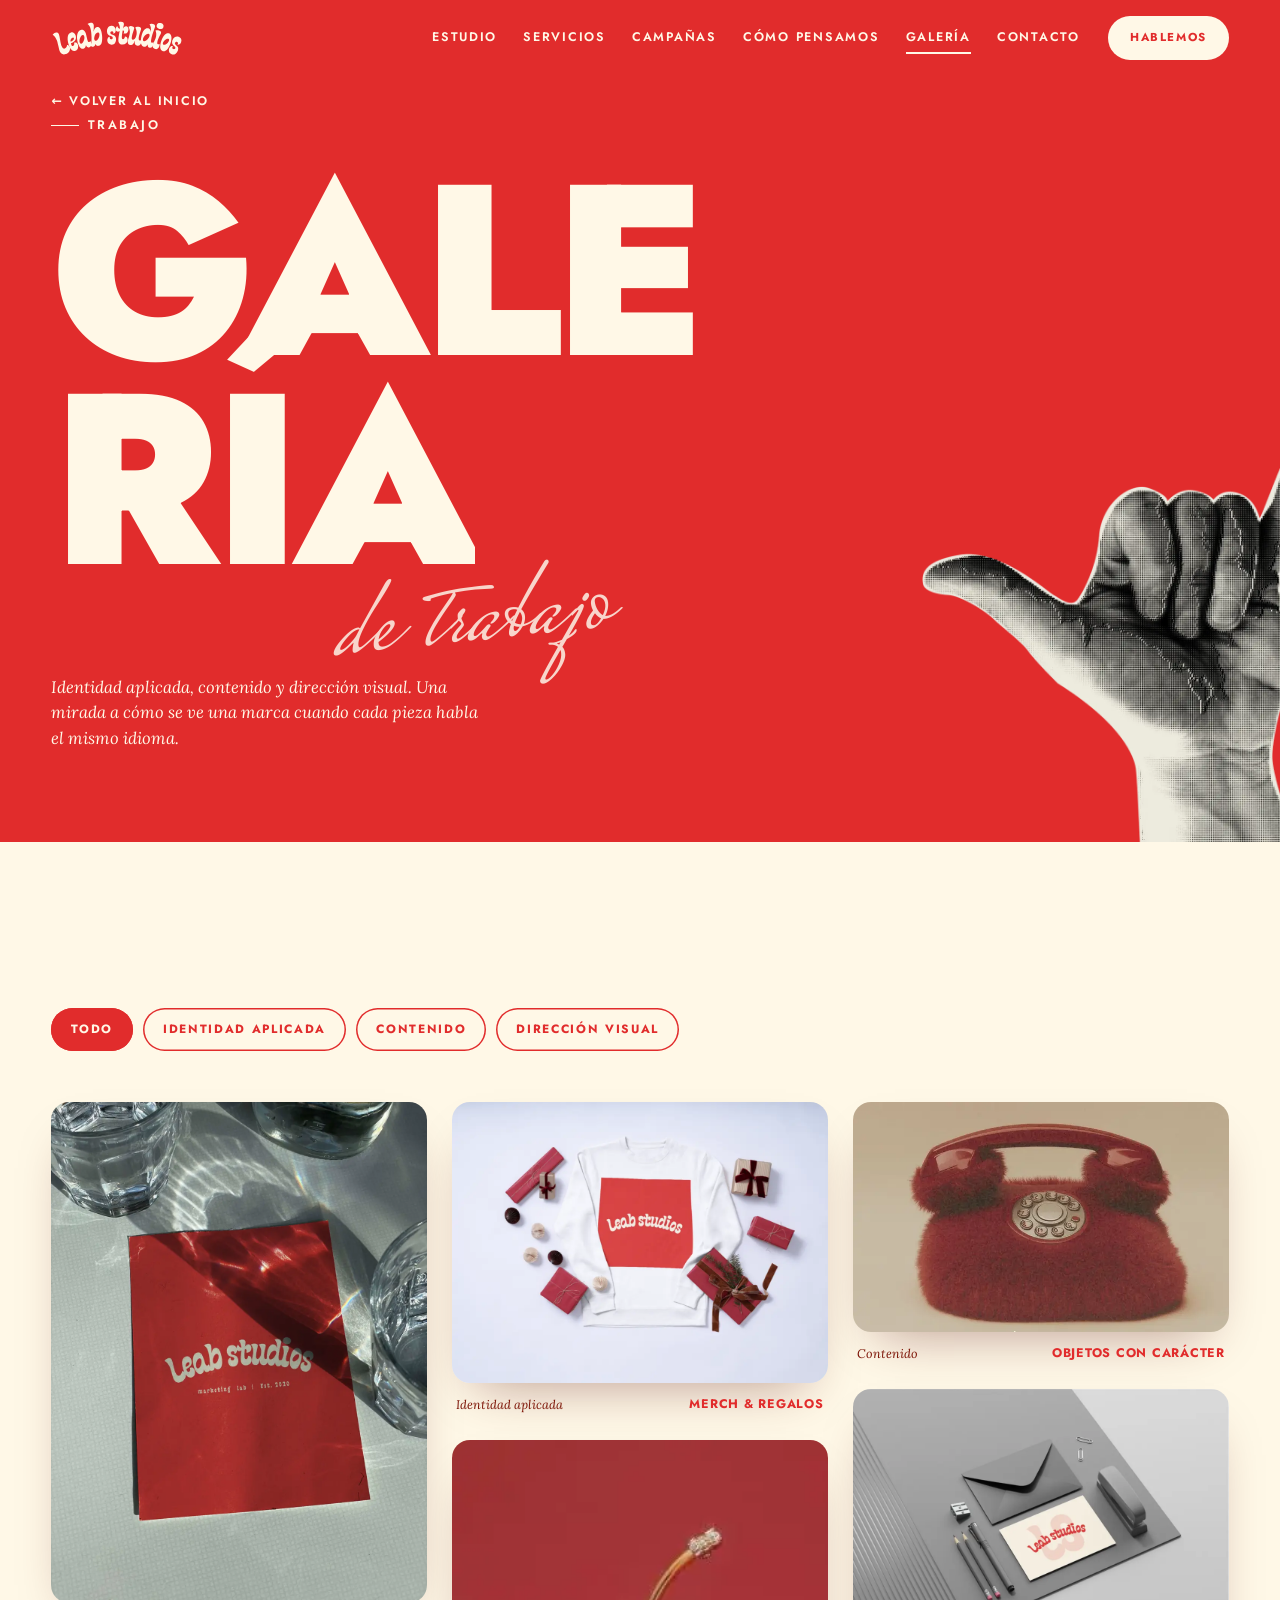
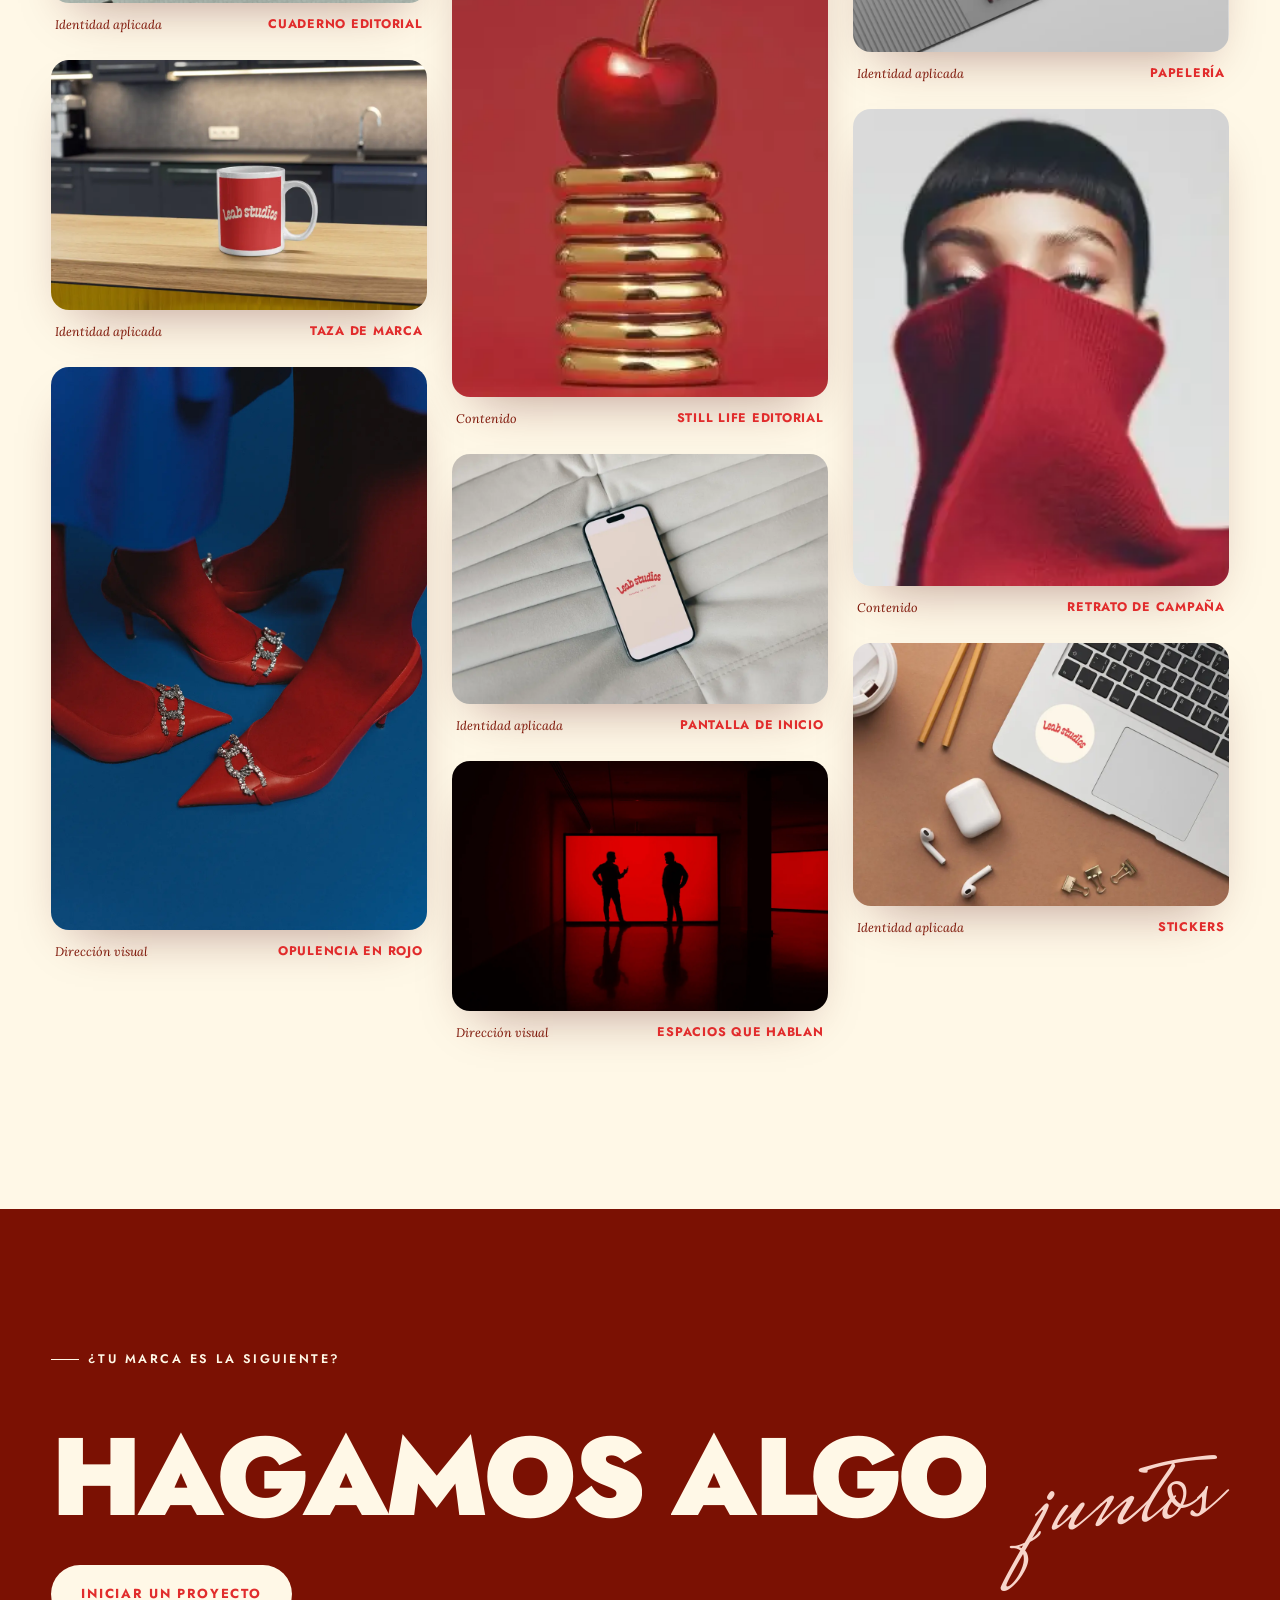
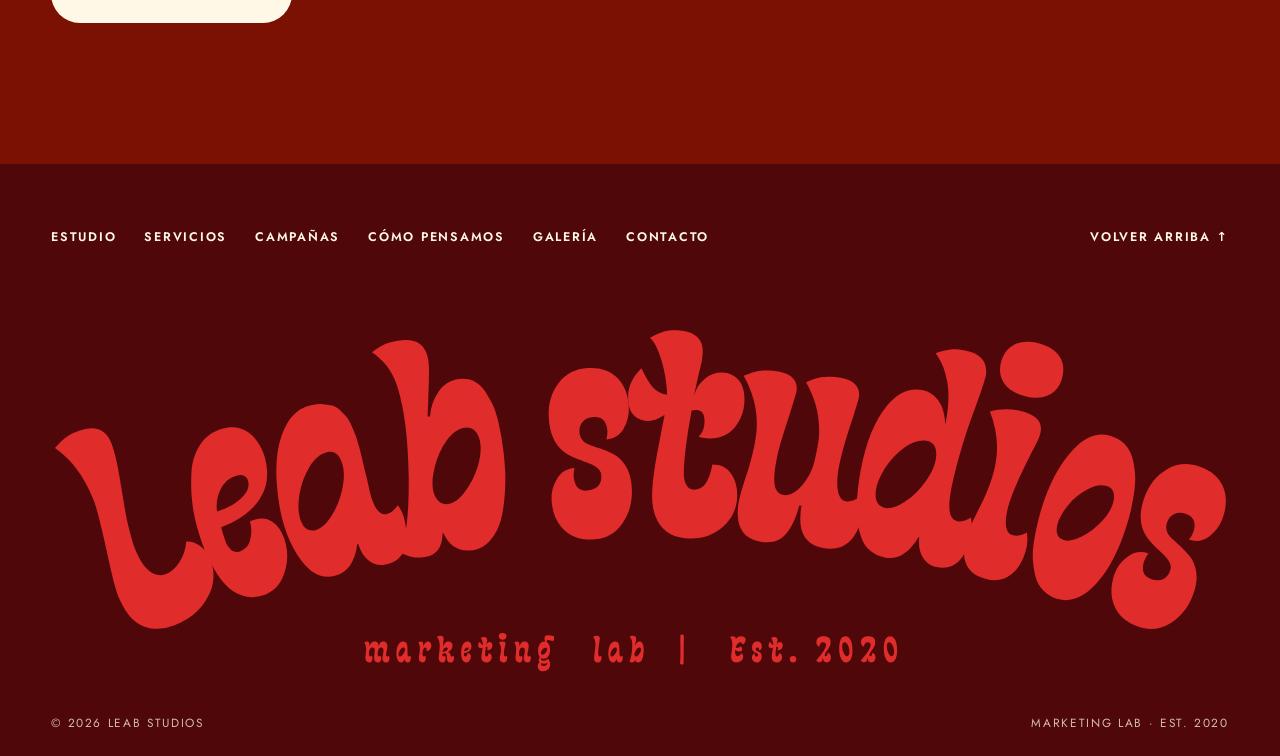
<file: galeria.html>
<!doctype html>
<html lang="es">
<head>
  <meta charset="utf-8">
  <meta name="viewport" content="width=device-width, initial-scale=1">
  <title>Galería — Leab Studios</title>
  <meta name="description" content="Galería de trabajo de Leab Studios: identidad aplicada, contenido y dirección visual.">
  <meta name="theme-color" content="#E12C2C">
  <meta property="og:title" content="Leab Studios — Marketing Lab">
  <meta property="og:description" content="Convertimos ideas en marcas relevantes a través de soluciones creativas, pensamiento estratégico y experiencias digitales.">
  <meta property="og:type" content="website">
  <link rel="icon" href="favicon.svg" type="image/svg+xml">
  <link rel="stylesheet" href="assets/css/styles.css">
</head>
<body class="page-gallery">
  <!-- Cursor -->
  <div class="cursor" aria-hidden="true"><span class="cursor__label"></span></div>

  <div class="progress" aria-hidden="true"><span></span></div>

  <!-- Header -->
  <header class="header">
    <a href="index.html" class="header__logo" aria-label="Leab Studios — inicio"><span class="logo-mask logo-mask--wordmark"></span></a>
    <nav class="header__nav" aria-label="Principal">
      <a href="index.html#estudio" data-hover>Estudio</a>
      <a href="index.html#servicios" data-hover>Servicios</a>
      <a href="index.html#campanas" data-hover>Campañas</a>
      <a href="index.html#como-pensamos" data-hover>Cómo pensamos</a>
      <a href="galeria.html" data-hover aria-current="page">Galería</a>
      <a href="index.html#contacto" data-hover>Contacto</a>
    </nav>
    <a href="index.html#contacto" class="btn btn--small btn--red header__cta" data-magnetic><span>Hablemos</span></a>
    <button class="burger" aria-label="Abrir menú" aria-expanded="false" aria-controls="menu"><span></span><span></span></button>
  </header>

  <!-- Mobile menu -->
  <div class="menu" id="menu" aria-hidden="true">
    <nav class="menu__nav" aria-label="Menú móvil">
      <a href="index.html#estudio"><i>01</i>Estudio</a>
      <a href="index.html#servicios"><i>02</i>Servicios</a>
      <a href="index.html#campanas"><i>03</i>Campañas</a>
      <a href="index.html#como-pensamos"><i>04</i>Cómo pensamos</a>
      <a href="galeria.html"><i>05</i>Galería</a>
      <a href="index.html#contacto"><i>06</i>Contacto</a>
    </nav>
    <div class="menu__foot">
      <a href="mailto:hello@leabstudios.com">hello@leabstudios.com</a>
      <a href="https://www.instagram.com/leabstudios" target="_blank" rel="noopener">@leabstudios</a>
    </div>
    <span class="menu__ls logo-mask logo-mask--ls" aria-hidden="true"></span>
  </div>

  <main id="top">
    <section class="gallery-hero">
      <div class="services__pattern" aria-hidden="true"></div>
      <a href="index.html" class="gallery-hero__back" data-hover>← Volver al inicio</a>
      <p class="kicker kicker--cream">Trabajo</p>
      <h1 class="display display--mega" data-split>Gale<br>ría</h1>
      <p class="gallery-hero__script script" aria-hidden="true">de trabajo</p>
      <p class="gallery-hero__lead" data-reveal>Identidad aplicada, contenido y dirección visual. Una mirada a cómo se ve una marca cuando cada pieza habla el mismo idioma.</p>
      <img class="gallery-hero__hand" src="assets/img/hand-shaka.webp" alt="" width="900" height="1060">
    </section>

    <section class="gallery section" aria-label="Galería">
      <div class="filters" role="group" aria-label="Filtrar galería">
        <button class="filter is-active" data-filter="all" aria-pressed="true">Todo</button>
        <button class="filter" data-filter="branding" aria-pressed="false">Identidad aplicada</button>
        <button class="filter" data-filter="contenido" aria-pressed="false">Contenido</button>
        <button class="filter" data-filter="direccion" aria-pressed="false">Dirección visual</button>
      </div>
      <div class="g-grid">
      <figure class="g-item" data-cat="branding" data-reveal>
        <button class="g-item__btn" data-src="assets/img/mock-notebook.webp" data-caption="Identidad aplicada — Cuaderno editorial" aria-label="Ampliar: Cuaderno editorial">
          <img src="assets/img/mock-notebook.webp" alt="Cuaderno editorial" loading="lazy" width="1000" height="1334">
        </button>
        <figcaption><span>Identidad aplicada</span>Cuaderno editorial</figcaption>
      </figure>
      <figure class="g-item" data-cat="branding" data-reveal>
        <button class="g-item__btn" data-src="assets/img/mock-mug.webp" data-caption="Identidad aplicada — Taza de marca" aria-label="Ampliar: Taza de marca">
          <img src="assets/img/mock-mug.webp" alt="Taza de marca" loading="lazy" width="1000" height="700">
        </button>
        <figcaption><span>Identidad aplicada</span>Taza de marca</figcaption>
      </figure>
      <figure class="g-item" data-cat="direccion" data-reveal>
        <button class="g-item__btn" data-src="assets/img/red-heels.webp" data-caption="Dirección visual — Opulencia en rojo" aria-label="Ampliar: Opulencia en rojo">
          <img src="assets/img/red-heels.webp" alt="Opulencia en rojo" loading="lazy" width="1300" height="1950">
        </button>
        <figcaption><span>Dirección visual</span>Opulencia en rojo</figcaption>
      </figure>
      <figure class="g-item" data-cat="branding" data-reveal>
        <button class="g-item__btn" data-src="assets/img/mock-sweater.webp" data-caption="Identidad aplicada — Merch &amp; regalos" aria-label="Ampliar: Merch &amp; regalos">
          <img src="assets/img/mock-sweater.webp" alt="Merch &amp; regalos" loading="lazy" width="1000" height="700">
        </button>
        <figcaption><span>Identidad aplicada</span>Merch &amp; regalos</figcaption>
      </figure>
      <figure class="g-item" data-cat="contenido" data-reveal>
        <button class="g-item__btn" data-src="assets/img/cherry.webp" data-caption="Contenido — Still life editorial" aria-label="Ampliar: Still life editorial">
          <img src="assets/img/cherry.webp" alt="Still life editorial" loading="lazy" width="290" height="430">
        </button>
        <figcaption><span>Contenido</span>Still life editorial</figcaption>
      </figure>
      <figure class="g-item" data-cat="branding" data-reveal>
        <button class="g-item__btn" data-src="assets/img/mock-phone.webp" data-caption="Identidad aplicada — Pantalla de inicio" aria-label="Ampliar: Pantalla de inicio">
          <img src="assets/img/mock-phone.webp" alt="Pantalla de inicio" loading="lazy" width="1000" height="667">
        </button>
        <figcaption><span>Identidad aplicada</span>Pantalla de inicio</figcaption>
      </figure>
      <figure class="g-item" data-cat="direccion" data-reveal>
        <button class="g-item__btn" data-src="assets/img/red-room.webp" data-caption="Dirección visual — Espacios que hablan" aria-label="Ampliar: Espacios que hablan">
          <img src="assets/img/red-room.webp" alt="Espacios que hablan" loading="lazy" width="1800" height="1201">
        </button>
        <figcaption><span>Dirección visual</span>Espacios que hablan</figcaption>
      </figure>
      <figure class="g-item" data-cat="contenido" data-reveal>
        <button class="g-item__btn" data-src="assets/img/phone.webp" data-caption="Contenido — Objetos con carácter" aria-label="Ampliar: Objetos con carácter">
          <img src="assets/img/phone.webp" alt="Objetos con carácter" loading="lazy" width="700" height="430">
        </button>
        <figcaption><span>Contenido</span>Objetos con carácter</figcaption>
      </figure>
      <figure class="g-item" data-cat="branding" data-reveal>
        <button class="g-item__btn" data-src="assets/img/mock-stationery.webp" data-caption="Identidad aplicada — Papelería" aria-label="Ampliar: Papelería">
          <img src="assets/img/mock-stationery.webp" alt="Papelería" loading="lazy" width="1000" height="750">
        </button>
        <figcaption><span>Identidad aplicada</span>Papelería</figcaption>
      </figure>
      <figure class="g-item" data-cat="contenido" data-reveal>
        <button class="g-item__btn" data-src="assets/img/turtleneck.webp" data-caption="Contenido — Retrato de campaña" aria-label="Ampliar: Retrato de campaña">
          <img src="assets/img/turtleneck.webp" alt="Retrato de campaña" loading="lazy" width="285" height="362">
        </button>
        <figcaption><span>Contenido</span>Retrato de campaña</figcaption>
      </figure>
      <figure class="g-item" data-cat="branding" data-reveal>
        <button class="g-item__btn" data-src="assets/img/mock-laptop.webp" data-caption="Identidad aplicada — Stickers" aria-label="Ampliar: Stickers">
          <img src="assets/img/mock-laptop.webp" alt="Stickers" loading="lazy" width="1000" height="666">
        </button>
        <figcaption><span>Identidad aplicada</span>Stickers</figcaption>
      </figure>
      </div>
    </section>

    <section class="gallery-cta">
      <p class="kicker kicker--cream">¿Tu marca es la siguiente?</p>
      <h2 class="display display--xl" data-split>Hagamos algo <span class="script script--accent">juntos</span></h2>
      <a href="index.html#contacto" class="btn btn--cream" data-magnetic><span>Iniciar un proyecto</span></a>
    </section>
  </main>

  <div class="lightbox" aria-hidden="true" role="dialog" aria-modal="true" aria-label="Imagen ampliada">
    <button class="lightbox__close" aria-label="Cerrar">×</button>
    <button class="lightbox__nav lightbox__nav--prev" aria-label="Anterior">←</button>
    <figure class="lightbox__fig">
      <img alt="">
      <figcaption></figcaption>
    </figure>
    <button class="lightbox__nav lightbox__nav--next" aria-label="Siguiente">→</button>
  </div>

  <footer class="footer">
    <div class="footer__top">
      <nav aria-label="Pie de página">
        <a href="index.html#estudio" data-hover>Estudio</a>
        <a href="index.html#servicios" data-hover>Servicios</a>
        <a href="index.html#campanas" data-hover>Campañas</a>
        <a href="index.html#como-pensamos" data-hover>Cómo pensamos</a>
        <a href="galeria.html" data-hover>Galería</a>
        <a href="index.html#contacto" data-hover>Contacto</a>
      </nav>
      <a href="#top" class="footer__up" data-hover>Volver arriba ↑</a>
    </div>
    <div class="footer__logo" aria-hidden="true"><span class="logo-mask logo-mask--lockup"></span></div>
    <div class="footer__bottom">
      <span>© <span data-year>2026</span> Leab Studios</span>
      <span>Marketing lab · Est. 2020</span>
    </div>
  </footer>

  <script src="assets/js/main.js" defer></script>
</body>
</html>
</file>
<file: assets/css/styles.css>
/* ==========================================================
   Leab Studios — styles
   ========================================================== */

@font-face { font-family: "Jost"; src: url("[data-uri]") format("woff2"); font-weight: 100 900; font-style: normal; font-display: swap; }
@font-face { font-family: "Lora"; src: url("[data-uri]") format("woff2"); font-weight: 400 700; font-style: normal; font-display: swap; }
@font-face { font-family: "Lora"; src: url("[data-uri]") format("woff2"); font-weight: 400 700; font-style: italic; font-display: swap; }
@font-face { font-family: "Script"; src: url("[data-uri]") format("woff2"); font-weight: 400; font-display: swap; }

:root {
  --red: #E12C2C;
  --red-80: #E75656;
  --red-60: #ED8080;
  --red-40: #F3AAAA;
  --blush: #F8D5CB;
  --wine: #7B1103;
  --cherry: #4F070A;
  --cream: #FFF8E7;
  --paper: #F9F8F4;
  --rose: #BF9B9B;
  --ink: #140405;

  --f-display: "Jost", "Futura", "Century Gothic", system-ui, sans-serif;
  --f-serif: "Lora", Georgia, "Times New Roman", serif;
  --f-script: "Script", "Brush Script MT", cursive;

  --gutter: clamp(16px, 4vw, 64px);
  --ease: cubic-bezier(.2, .8, .2, 1);
  --ease-in-out: cubic-bezier(.77, 0, .175, 1);
  --header-h: 76px;
}

*, *::before, *::after { box-sizing: border-box; }
html { -webkit-text-size-adjust: 100%; scroll-behavior: smooth; overflow-x: clip; }
body {
  margin: 0;
  background: var(--cream);
  color: var(--red);
  font-family: var(--f-serif);
  font-size: clamp(16px, 1.05vw, 18px);
  line-height: 1.55;
  overflow-x: clip;
  -webkit-font-smoothing: antialiased;
  text-rendering: optimizeLegibility;
}
body.is-loading { overflow: hidden; }
img { display: block; max-width: 100%; height: auto; }
a { color: inherit; text-decoration: none; }
button { font: inherit; color: inherit; background: none; border: 0; padding: 0; cursor: pointer; }
ul, ol, dl, dd, figure { margin: 0; padding: 0; list-style: none; }
h1, h2, h3, p { margin: 0; }
::selection { background: var(--red); color: var(--cream); }
:focus-visible { outline: 2px dashed currentColor; outline-offset: 4px; }

.sr-only { position: absolute; width: 1px; height: 1px; overflow: hidden; clip: rect(0 0 0 0); white-space: nowrap; }

/* ---------- Type ---------- */
.display {
  font-family: var(--f-display);
  font-weight: 900;
  text-transform: uppercase;
  letter-spacing: -0.035em;
  line-height: .86;
}
.display--md  { font-size: clamp(2.2rem, 4.2vw, 4.4rem); }
.display--lg  { font-size: clamp(3rem, 7vw, 7.5rem); }
.display--xl  { font-size: clamp(3rem, 8.6vw, 9.5rem); }
.display--xxl { font-size: clamp(4rem, 13vw, 14rem); }
.display--mega{ font-size: clamp(5rem, 19vw, 20rem); }

.script {
  font-family: var(--f-script);
  font-weight: 400;
  text-transform: none;
  letter-spacing: 0;
  line-height: .6;
}
.script--accent {
  display: inline-block;
  color: var(--wine);
  font-size: 1.15em;
  transform: rotate(-6deg) translateY(.06em);
  padding: 0 .08em;
}

.kicker {
  font-family: var(--f-display);
  font-weight: 600;
  font-size: .78rem;
  letter-spacing: .2em;
  text-transform: uppercase;
  margin-bottom: clamp(18px, 2.4vw, 32px);
  display: inline-flex;
  align-items: center;
  gap: .7em;
}
.kicker::before { content: ""; width: 28px; height: 1px; background: currentColor; }
.kicker--cream { color: var(--cream); }

.caps {
  font-family: var(--f-display);
  font-weight: 700;
  text-transform: uppercase;
  font-size: clamp(.95rem, 1.15vw, 1.15rem);
  line-height: 1.15;
  letter-spacing: -.005em;
}
.caps + .caps { margin-top: 1.1em; }
.caps--strong { color: var(--wine); }

.eyebrow {
  font-family: var(--f-display);
  font-weight: 600;
  font-size: .78rem;
  letter-spacing: .24em;
  text-transform: uppercase;
  display: inline-flex; align-items: center; gap: .6em;
}
.dot { width: 8px; height: 8px; border-radius: 50%; background: var(--red); display: inline-block; animation: pulse 1.8s infinite; }
@keyframes pulse { 50% { transform: scale(.5); opacity: .5; } }

/* ---------- Logo masks (recolorable vector logos) ---------- */
.logo-mask {
  display: block;
  background: currentColor;
  -webkit-mask: var(--m) center / contain no-repeat;
          mask: var(--m) center / contain no-repeat;
}
.logo-mask--wordmark { --m: url("data:image/svg+xml,<svg xmlns='http://www.w3.org/2000/svg' viewBox='326 297 770 202' fill='currentColor'><path transform='translate(375.415 503.389)' d='M -46.71 -125.31 C -43.98 -128.5 -41.55 -130.87 -39.40 -132.45 C -37.32 -133.87 -34.50 -135.25 -30.95 -136.57 C -21.66 -140.04 -15.05 -138.25 -11.12 -131.20 C -8.55 -126.37 -6.31 -117.89 -4.40 -105.73 C -4.22 -104.69 -3.80 -102.23 -3.12 -98.35 C -2.53 -94.42 -2.07 -91.59 -1.75 -89.85 C -1.5 -87.99 -1.01 -85.22 -0.29 -81.56 C 0.41 -77.89 1.06 -74.96 1.65 -72.78 C 2.19 -70.47 2.86 -67.95 3.67 -65.20 C 4.51 -62.35 5.39 -59.84 6.32 -57.67 C 8.66 -52.00 11.47 -47.81 14.76 -45.10 C 18.09 -42.31 21.65 -41.56 25.43 -42.85 C 28.62 -43.94 31.60 -46.47 34.37 -50.45 C 37.08 -54.31 38.65 -58.89 39.09 -64.17 C 42.07 -64.39 45.09 -63.45 48.17 -61.32 C 51.29 -59.10 53.51 -56.22 54.82 -52.68 C 58.22 -43.58 57.48 -35.01 52.62 -26.98 C 47.80 -18.84 40.74 -13.05 31.45 -9.59 C 20.14 -5.37 10.78 -6.90 3.37 -14.18 C 1.80 -15.78 0.31 -17.75 -1.09 -20.06 C -2.5 -22.37 -3.62 -24.51 -4.46 -26.48 C -5.41 -28.42 -6.33 -31.02 -7.21 -34.29 C -8.20 -37.52 -8.87 -40.06 -9.23 -41.90 C -9.64 -43.59 -10.28 -46.30 -11.12 -50.03 C -11.96 -53.75 -12.50 -56.22 -12.75 -57.45 C -16.59 -75.10 -19.47 -86.35 -21.40 -91.20 C -27.65 -106.77 -36.09 -118.14 -46.71 -125.31 Z M -46.71 -125.31 '/><path transform='translate(433.45 481.612)' d='M 30.82 -7.17 C 26.23 -5.78 21.85 -5.80 17.68 -7.23 C 13.55 -8.55 10.07 -10.71 7.26 -13.71 C 4.35 -16.58 1.63 -20.30 -0.90 -24.87 C -3.55 -29.41 -5.59 -33.54 -7.04 -37.26 C -8.48 -41.00 -9.83 -44.97 -11.09 -49.18 C -12.86 -55.06 -14.15 -61.13 -14.96 -67.40 C -15.75 -73.57 -15.96 -80.12 -15.57 -87.06 C -15.31 -93.97 -13.47 -100.08 -10.04 -105.39 C -6.71 -110.64 -1.91 -114.22 4.34 -116.10 C 10.70 -118.02 16.36 -117.32 21.31 -114.01 C 26.18 -110.56 29.72 -105.53 31.92 -98.93 C 35.31 -88 34.39 -78.48 29.14 -70.40 C 23.80 -62.18 15.36 -55.97 3.82 -51.76 C 3.95 -51.35 4.20 -50.52 4.57 -49.26 C 4.89 -47.85 5.21 -46.78 5.56 -46.03 C 5.78 -45.23 6.15 -44.17 6.65 -42.82 C 7.06 -41.45 7.53 -40.42 8.07 -39.73 C 8.62 -38.94 9.28 -38.17 10.04 -37.45 C 10.73 -36.58 11.52 -36.07 12.42 -35.92 C 13.34 -35.67 14.36 -35.65 15.48 -35.87 C 19.29 -37.01 21.73 -39.57 22.79 -43.53 C 23.87 -47.37 23.84 -51.36 22.70 -55.51 C 23.44 -55.92 24.59 -56.37 26.15 -56.85 C 30.36 -58.11 34.14 -57.60 37.5 -55.31 C 40.86 -53.00 43.37 -49.43 45.03 -44.59 C 47.62 -37.05 47.69 -29.54 45.23 -22.07 C 42.69 -14.25 37.89 -9.28 30.82 -7.17 Z M 13.70 -85.46 C 9.09 -84.08 5.67 -81.07 3.43 -76.45 C 1.20 -71.83 0.45 -67.07 1.18 -62.17 C 4.21 -63.08 7.34 -64.39 10.56 -66.10 C 13.68 -67.79 16.50 -70.13 19.03 -73.12 C 21.47 -76 22.28 -78.97 21.46 -82.04 C 21.12 -83.53 20.25 -84.65 18.85 -85.40 C 17.48 -86.06 15.76 -86.08 13.70 -85.46 Z M 13.70 -85.46 '/><path transform='translate(484.966 465.486)' d='M 41.29 -24.70 C 39.84 -12.95 35.00 -6.03 26.76 -3.96 C 17.64 -1.61 9.45 -6.16 2.17 -17.62 C -5.12 -29.08 -9.54 -43.59 -11.07 -61.17 C -12.73 -79.24 -10.52 -93.41 -4.45 -103.68 C -0.87 -109.72 3.87 -113.51 9.81 -115.06 L 11.15 -115.35 C 13.84 -115.96 16.35 -116.21 18.68 -116.10 C 21.01 -116.00 23.08 -115.67 24.89 -115.14 C 26.67 -114.61 28.36 -113.64 29.93 -112.21 C 31.53 -110.67 32.91 -109.25 34.04 -107.95 C 35.20 -106.52 36.38 -104.53 37.59 -101.98 C 38.69 -99.39 39.61 -97.14 40.35 -95.21 C 41.03 -93.16 41.85 -90.46 42.82 -87.12 C 43.67 -83.75 44.37 -80.86 44.90 -78.48 C 45.44 -76.08 46.21 -72.89 47.21 -68.92 C 48.11 -64.94 48.84 -61.70 49.40 -59.20 C 52.09 -48.17 55.83 -43.19 60.62 -44.28 C 63.11 -44.83 65.51 -46.73 67.82 -49.98 C 70.27 -46.54 71.86 -42.71 72.59 -38.48 C 73.95 -31.56 73.72 -25.64 71.89 -20.71 C 70.05 -15.80 65.98 -12.68 59.68 -11.37 C 55.89 -10.51 52.36 -11.30 49.10 -13.71 C 45.83 -16.12 43.42 -19.82 41.89 -24.82 Z M 21.5 -84.68 C 17.21 -83.72 13.42 -80.56 10.12 -75.20 C 6.84 -69.75 4.66 -63.86 3.57 -57.54 C 2.50 -51.11 2.59 -45.79 3.84 -41.57 C 5.66 -35.39 9.03 -32.78 13.93 -33.78 C 17.42 -34.56 20.84 -37.53 24.20 -42.68 C 27.55 -47.75 29.96 -53.58 31.42 -60.18 C 32.86 -66.80 32.92 -72.36 31.59 -76.89 C 29.75 -83.19 26.39 -85.78 21.5 -84.68 Z M 21.5 -84.68 '/><path transform='translate(555.285 449.371)' d='M -0.90 -3.12 C 3.12 -13.19 4.94 -30.08 4.54 -53.79 C 4.16 -77.49 1.75 -96.50 -2.65 -110.84 C -5.60 -120.64 -11.19 -128.31 -19.42 -133.85 C -16.05 -136.39 -13.16 -138.20 -10.75 -139.28 C -8.39 -140.23 -5.34 -140.98 -1.60 -141.51 C 8.21 -142.92 14.28 -139.76 16.62 -132.04 C 16.85 -131.14 17.08 -130.18 17.32 -129.18 C 17.47 -128.17 17.61 -126.85 17.75 -125.21 C 17.78 -123.57 17.83 -122.18 17.89 -121.06 C 17.83 -119.92 17.78 -118.06 17.75 -115.46 C 17.71 -112.88 17.64 -110.81 17.54 -109.25 C 17.48 -107.58 17.41 -104.87 17.32 -101.14 C 17.14 -97.30 17.00 -94.24 16.92 -91.95 L 18.48 -91.85 C 18.87 -97.81 20.73 -103.25 24.06 -108.15 C 27.40 -112.96 31.86 -115.71 37.45 -116.40 C 40.89 -116.89 44.09 -116.48 47.07 -115.17 C 49.96 -113.72 52.39 -111.53 54.37 -108.62 C 56.35 -105.58 58.06 -102.56 59.51 -99.57 C 60.89 -96.47 62.09 -92.76 63.12 -88.46 C 64.07 -84.06 64.78 -80.55 65.25 -77.93 C 65.62 -75.31 66.05 -72.27 66.54 -68.82 C 67.04 -64.66 67.41 -60.32 67.64 -55.82 C 67.85 -51.30 67.73 -46.01 67.26 -39.96 C 66.79 -33.80 65.92 -28.35 64.64 -23.64 C 63.24 -18.89 61 -14.69 57.90 -11.06 C 54.81 -7.40 50.98 -5.25 46.43 -4.60 C 37.63 -3.34 31.21 -7.08 27.17 -15.81 L 26.71 -15.73 C 26.60 -6.42 22.69 -1.21 15 -0.12 C 11.66 0.35 9.03 0.36 7.09 -0.09 C 5.09 -0.41 2.42 -1.42 -0.90 -3.12 Z M 41.20 -84.57 C 36.84 -83.95 32.86 -81.10 29.25 -76.04 C 25.66 -70.89 23.12 -65.20 21.62 -59 C 20.03 -52.78 19.70 -47.53 20.62 -43.21 C 21.22 -40.51 22.36 -38.35 24.03 -36.73 C 25.70 -35.11 27.86 -34.45 30.51 -34.73 C 34.05 -35.23 37.64 -37.91 41.29 -42.76 C 44.96 -47.52 47.78 -53.08 49.75 -59.45 C 51.62 -65.82 52.07 -71.36 51.10 -76.07 C 50.51 -78.78 49.36 -81 47.67 -82.71 C 46.00 -84.33 43.84 -84.95 41.20 -84.57 Z M 41.20 -84.57 '/><path transform='translate(626.122 439.724)' d=''/><path transform='translate(649.129 437.169)' d='M 32.78 -79.46 L 31.70 -79.42 C 28.53 -79.27 26.12 -78.24 24.46 -76.32 C 22.71 -74.41 22.01 -71.87 22.35 -68.71 C 22.82 -65.36 24.78 -62.94 28.23 -61.45 C 28.53 -61.36 31.12 -60.46 36.01 -58.73 C 40.92 -56.91 44.42 -55.28 46.53 -53.85 C 52.76 -49.31 56.10 -42.34 56.53 -32.95 C 57.03 -24.06 54.98 -16.35 50.37 -9.81 C 45.75 -3.15 39.36 0.31 31.18 0.59 C 23.12 0.95 16.78 -1.16 12.17 -5.78 C 7.46 -10.36 4.78 -16.58 4.12 -24.43 C 3.68 -29.53 4.84 -34.35 7.59 -38.87 C 10.26 -43.30 14.10 -45.67 19.09 -46 C 18.14 -42.25 18.30 -38.89 19.56 -35.89 C 20.71 -32.86 22.88 -31.33 26.06 -31.28 L 27.14 -31.32 C 30.50 -31.47 33.06 -32.55 34.81 -34.57 C 36.45 -36.60 37.00 -39.24 36.45 -42.48 C 35.92 -45.01 33.51 -47.16 29.25 -48.92 C 28.10 -49.37 26.64 -49.92 24.87 -50.56 C 23.00 -51.19 21.60 -51.69 20.65 -52.06 C 19.62 -52.42 18.47 -52.92 17.21 -53.57 C 15.86 -54.23 14.66 -54.89 13.60 -55.57 C 6.53 -60.27 2.75 -68.14 2.25 -79.17 C 1.75 -87.73 3.87 -95.14 8.60 -101.39 C 13.24 -107.55 19.64 -110.86 27.79 -111.32 C 35.86 -111.79 42.26 -109.67 46.98 -104.98 C 51.59 -100.28 54.12 -94.05 54.57 -86.28 C 54.81 -80.97 53.70 -76.17 51.23 -71.85 C 48.67 -67.45 44.89 -65.08 39.89 -64.75 C 40.95 -68.46 40.84 -71.83 39.57 -74.85 C 38.31 -77.87 36.05 -79.41 32.78 -79.46 Z M 32.78 -79.46 '/><path transform='translate(702.954 434.259)' d='M 71.54 -24.37 C 71.27 -16.40 68.11 -9.82 62.06 -4.64 C 56.01 0.55 48.96 3.06 40.89 2.89 C 30.67 2.67 23.55 -1.16 19.53 -8.62 C 16.57 -14.00 15.44 -20.99 16.14 -29.57 C 16.60 -37.01 17.98 -46.49 20.28 -58.01 C 22.57 -69.51 23.84 -76.08 24.09 -77.71 C 20.03 -75.03 16.37 -73.73 13.10 -73.81 C 11.78 -73.84 10.35 -74.12 8.82 -74.67 C 2.73 -76.84 -0.11 -82.22 0.28 -90.79 C 0.62 -97.02 3.50 -102.84 8.93 -108.25 C 11.68 -102.56 14.16 -98.46 16.35 -95.96 C 18.45 -93.47 21.58 -91.83 25.75 -91.03 C 25.60 -98.08 24.42 -105.41 22.23 -113.03 C 19.95 -120.64 17.40 -125.71 14.59 -128.23 C 18.53 -130.29 21.57 -131.66 23.73 -132.32 C 25.79 -132.89 28.66 -133.14 32.34 -133.06 C 37.14 -132.95 41.15 -131.79 44.37 -129.57 C 47.59 -127.26 49.14 -123.70 49.04 -118.89 C 49.01 -117.05 48.82 -115.16 48.48 -113.21 C 48.01 -111.18 47.28 -108.08 46.28 -103.90 C 45.26 -99.63 44.30 -95.16 43.37 -90.5 C 44.70 -95.25 47.14 -98.98 50.68 -101.67 C 54.10 -104.35 57.80 -105.65 61.79 -105.56 C 65.99 -105.47 69.53 -103.82 72.43 -100.59 C 75.22 -97.36 76.50 -92.73 76.28 -86.70 C 76.03 -79.96 73.86 -74.22 69.78 -69.5 C 65.57 -64.68 60.03 -62.35 53.18 -62.5 C 51.03 -62.55 48.75 -62.91 46.32 -63.57 C 49.03 -66.06 50.33 -69.56 50.21 -74.07 C 50.12 -78.67 48.39 -81.01 45.01 -81.09 C 44.08 -81.11 43.00 -80.98 41.78 -80.70 C 38.28 -61.64 36.60 -47.61 36.73 -38.60 C 36.77 -36.05 37.33 -33.84 38.42 -31.98 C 39.41 -30.03 41.03 -29.03 43.28 -28.98 C 49.40 -28.84 53.41 -34.33 55.29 -45.43 C 60.81 -45.41 64.96 -43.37 67.73 -39.32 C 70.50 -35.17 71.77 -30.18 71.54 -24.37 Z M 71.54 -24.37 '/><path transform='translate(768.235 435.13)' d='M 47.67 -14.15 C 47.69 -15.38 47.91 -17.10 48.34 -19.32 L 46.82 -19.48 C 44.92 -11.85 42.14 -5.81 38.51 -1.35 C 34.86 3.20 29.89 5.11 23.59 4.39 C 11.19 3.02 5.58 -4.53 6.76 -18.28 C 7.08 -22.56 9.22 -30.46 13.17 -41.98 C 16.33 -52.03 18.25 -60.87 18.93 -68.51 C 19.85 -80.75 17.03 -92.65 10.5 -104.21 C 14.36 -105.88 17.60 -106.94 20.23 -107.40 C 22.74 -107.85 25.87 -107.89 29.64 -107.51 C 40.53 -106.42 45.71 -102.25 45.18 -95.01 C 45.03 -93.59 43.61 -88.70 40.92 -80.34 C 36.64 -67.31 33.94 -58.39 32.82 -53.57 C 30.34 -42.21 29.84 -34.60 31.31 -30.75 C 32.38 -28.17 34.13 -26.71 36.56 -26.35 C 40.73 -25.94 44.80 -28.05 48.75 -32.70 C 52.71 -37.32 55.41 -42.55 56.82 -48.37 C 58.46 -55.5 59.41 -60.84 59.67 -64.40 C 60.53 -77.07 57.72 -88.97 51.25 -100.10 C 55.11 -101.77 58.35 -102.83 60.96 -103.29 C 63.48 -103.74 66.62 -103.78 70.39 -103.40 C 81.36 -102.30 86.54 -98.13 85.92 -90.90 C 85.77 -89.48 84.35 -84.60 81.65 -76.25 C 76.10 -59.84 72.87 -47.72 71.98 -39.90 C 70.84 -28.61 72.82 -22.71 77.92 -22.20 C 80.46 -21.94 83.34 -22.98 86.56 -25.34 C 87.78 -21.31 88.09 -17.17 87.46 -12.92 C 86.58 -6.22 84.17 -0.80 80.26 3.32 C 76.25 7.52 71 9.25 64.5 8.5 C 52.09 7.14 46.48 -0.40 47.67 -14.15 Z M 47.67 -14.15 '/><path transform='translate(843.416 442.46)' d='M 83.68 -6.59 C 82.22 0.31 79.69 5.66 76.07 9.46 C 72.46 13.26 67.5 14.53 61.18 13.28 C 57.36 12.58 54.41 10.48 52.34 6.98 C 50.28 3.49 49.52 -0.85 50.07 -6.06 L 49.48 -6.18 C 43.53 4.05 36.37 8.50 28 7.18 C 24.15 6.57 20.92 5.14 18.32 2.90 C 15.60 0.75 13.62 -2.05 12.39 -5.51 C 11.16 -8.96 10.25 -12.50 9.67 -16.15 C 9.07 -19.69 8.92 -23.67 9.21 -28.09 C 9.5 -32.40 9.82 -36.13 10.18 -39.28 C 10.53 -42.34 11.03 -45.58 11.65 -49 C 15.15 -68 20.91 -82.32 28.93 -91.98 C 35.87 -100.36 43.56 -103.78 52.01 -102.23 C 55.92 -101.51 59.33 -99.38 62.23 -95.84 C 65.10 -92.28 66.72 -86.94 67.07 -79.81 C 69.29 -90.20 69.73 -99.42 68.40 -107.48 C 66.96 -115.44 64.39 -121.73 60.67 -126.37 C 64.64 -127.71 67.96 -128.51 70.60 -128.76 C 73.14 -129.02 76.28 -128.81 80 -128.12 C 89.55 -126.37 94.14 -121.41 93.79 -113.25 C 93.72 -111.09 91.38 -103.73 86.78 -91.17 C 83.33 -82.02 80.37 -73.31 77.92 -65.04 C 74.28 -52.60 71.80 -42.50 70.46 -34.73 C 68.62 -23.54 70.11 -17.50 74.93 -16.60 C 77.44 -16.14 80.40 -16.96 83.81 -19.04 C 84.71 -14.92 84.67 -10.76 83.68 -6.59 Z M 54.81 -69.14 C 50.48 -69.92 45.75 -68.50 40.62 -64.87 C 35.46 -61.14 31.14 -56.58 27.65 -51.20 C 24.15 -45.71 22.15 -40.78 21.65 -36.40 C 20.90 -29.98 22.97 -26.28 27.87 -25.28 C 31.39 -24.62 35.70 -26.01 40.81 -29.45 C 45.89 -32.78 50.39 -37.20 54.32 -42.70 C 58.25 -48.22 60.48 -53.32 61.03 -58.01 C 61.81 -64.52 59.73 -68.23 54.81 -69.14 Z M 54.81 -69.14 '/><path transform='translate(913.494 455.578)' d='M 29.35 -64.89 C 32.07 -77.07 31.00 -89.25 26.15 -101.43 C 32.94 -103.31 39.86 -103.36 46.90 -101.60 C 56.72 -99.14 60.80 -94.39 59.14 -87.32 C 58.91 -86.42 58.60 -85.39 58.21 -84.23 C 57.71 -83.09 57.25 -82.10 56.82 -81.26 C 56.39 -80.32 55.75 -79.06 54.92 -77.46 C 54.01 -75.90 53.31 -74.55 52.82 -73.42 C 44.96 -57.99 40.02 -46.47 38.01 -38.85 C 35.26 -27.85 36.36 -21.73 41.32 -20.5 C 43.80 -19.87 46.80 -20.48 50.32 -22.34 C 50.97 -18.17 50.67 -14.03 49.43 -9.93 C 47.60 -3.43 44.45 1.57 39.98 5.09 C 35.39 8.68 29.94 9.64 23.62 7.96 C 11.53 4.83 7.07 -3.45 10.23 -16.89 C 11.26 -21.47 14.46 -29 19.82 -39.46 C 24.56 -48.71 27.74 -57.19 29.35 -64.89 Z M 33.40 -133.60 C 34.73 -138.96 37.58 -142.78 41.93 -145.06 C 46.28 -147.25 51.58 -147.56 57.82 -146 C 64.17 -144.40 68.70 -141.64 71.40 -137.70 C 74.11 -133.76 74.78 -129.06 73.42 -123.60 C 72.07 -118.25 69.28 -114.47 65.04 -112.26 C 60.80 -110.04 55.50 -109.73 49.15 -111.32 C 42.91 -112.89 38.39 -115.65 35.57 -119.62 C 32.78 -123.59 32.06 -128.25 33.40 -133.60 Z M 33.40 -133.60 '/><path transform='translate(954.419 465.414)' d='M 29.73 11.28 C 25.89 10.19 22.77 8.37 20.35 5.81 C 17.80 3.31 16.05 0.30 15.10 -3.20 C 14.16 -6.69 13.56 -10.30 13.31 -14.03 C 13.07 -17.73 13.29 -21.73 13.98 -26.01 C 14.61 -30.19 15.34 -33.92 16.15 -37.21 C 16.83 -40.43 17.66 -43.65 18.65 -46.87 C 23.85 -63.68 30.62 -76.58 38.96 -85.56 C 47.17 -94.46 55.41 -97.75 63.68 -95.40 C 67.51 -94.33 70.70 -92.54 73.25 -90.04 C 75.66 -87.47 77.35 -84.43 78.31 -80.93 C 79.25 -77.42 79.84 -73.81 80.10 -70.10 C 80.33 -66.39 80.12 -62.44 79.48 -58.26 C 78.80 -53.98 78.12 -50.23 77.43 -47.01 C 76.64 -43.72 75.75 -40.46 74.76 -37.23 C 69.56 -20.44 62.86 -7.59 54.65 1.31 C 46.31 10.28 38.00 13.61 29.73 11.28 Z M 61.67 -62.48 C 57.86 -63.66 53.57 -62.89 48.78 -60.20 C 43.88 -57.53 39.64 -54.03 36.06 -49.68 C 32.44 -45.25 30.19 -41.07 29.29 -37.17 C 28.06 -31.78 29.45 -28.47 33.45 -27.23 C 36.47 -26.29 40.39 -27.05 45.23 -29.51 C 50.03 -31.89 54.45 -35.28 58.5 -39.68 C 62.50 -44.03 64.98 -48.24 65.93 -52.32 C 66.53 -54.60 66.54 -56.69 65.95 -58.59 C 65.25 -60.51 63.82 -61.81 61.67 -62.48 Z M 61.67 -62.48 '/><path transform='translate(1007.48 481.588)' d='M 61.51 -60.03 L 60.5 -60.42 C 57.53 -61.53 54.92 -61.53 52.65 -60.43 C 50.28 -59.36 48.64 -57.31 47.70 -54.28 C 46.80 -51.01 47.64 -48.01 50.21 -45.28 C 50.46 -45.09 52.5 -43.23 56.31 -39.71 C 60.09 -36.10 62.66 -33.22 64.03 -31.07 C 67.96 -24.42 68.27 -16.71 64.95 -7.92 C 61.91 0.42 56.97 6.70 50.14 10.90 C 43.28 15.18 36.04 15.84 28.42 12.87 C 20.86 10.01 15.88 5.56 13.46 -0.48 C 10.95 -6.57 10.94 -13.35 13.43 -20.82 C 15.05 -25.67 18.01 -29.64 22.34 -32.70 C 26.55 -35.71 31.01 -36.38 35.73 -34.71 C 33.37 -31.65 32.18 -28.5 32.15 -25.25 C 32.01 -22.00 33.40 -19.73 36.31 -18.42 L 37.31 -18.04 C 40.45 -16.85 43.23 -16.84 45.64 -18 C 47.95 -19.20 49.5 -21.41 50.28 -24.62 C 50.78 -27.15 49.42 -30.07 46.20 -33.37 C 45.32 -34.25 44.20 -35.32 42.82 -36.59 C 41.36 -37.92 40.27 -38.94 39.54 -39.64 C 38.74 -40.39 37.89 -41.32 37 -42.40 C 36.00 -43.55 35.16 -44.64 34.46 -45.67 C 29.82 -52.77 29.45 -61.49 33.35 -71.82 C 36.29 -79.89 41.17 -85.87 47.98 -89.75 C 54.67 -93.56 61.85 -94.06 69.54 -91.26 C 77.14 -88.51 82.18 -84.04 84.65 -77.85 C 87.03 -71.71 86.89 -64.98 84.25 -57.68 C 82.37 -52.71 79.44 -48.73 75.46 -45.75 C 71.36 -42.71 66.95 -42.03 62.23 -43.71 C 64.67 -46.71 65.92 -49.85 65.95 -53.12 C 65.98 -56.38 64.50 -58.68 61.51 -60.03 Z M 61.51 -60.03 '/></svg>"); aspect-ratio: 770 / 202; }
.logo-mask--lockup   { --m: url("data:image/svg+xml,<svg xmlns='http://www.w3.org/2000/svg' viewBox='326 297 770 230' fill='currentColor'><path transform='translate(375.415 503.389)' d='M -46.71 -125.31 C -43.98 -128.5 -41.55 -130.87 -39.40 -132.45 C -37.32 -133.87 -34.50 -135.25 -30.95 -136.57 C -21.66 -140.04 -15.05 -138.25 -11.12 -131.20 C -8.55 -126.37 -6.31 -117.89 -4.40 -105.73 C -4.22 -104.69 -3.80 -102.23 -3.12 -98.35 C -2.53 -94.42 -2.07 -91.59 -1.75 -89.85 C -1.5 -87.99 -1.01 -85.22 -0.29 -81.56 C 0.41 -77.89 1.06 -74.96 1.65 -72.78 C 2.19 -70.47 2.86 -67.95 3.67 -65.20 C 4.51 -62.35 5.39 -59.84 6.32 -57.67 C 8.66 -52.00 11.47 -47.81 14.76 -45.10 C 18.09 -42.31 21.65 -41.56 25.43 -42.85 C 28.62 -43.94 31.60 -46.47 34.37 -50.45 C 37.08 -54.31 38.65 -58.89 39.09 -64.17 C 42.07 -64.39 45.09 -63.45 48.17 -61.32 C 51.29 -59.10 53.51 -56.22 54.82 -52.68 C 58.22 -43.58 57.48 -35.01 52.62 -26.98 C 47.80 -18.84 40.74 -13.05 31.45 -9.59 C 20.14 -5.37 10.78 -6.90 3.37 -14.18 C 1.80 -15.78 0.31 -17.75 -1.09 -20.06 C -2.5 -22.37 -3.62 -24.51 -4.46 -26.48 C -5.41 -28.42 -6.33 -31.02 -7.21 -34.29 C -8.20 -37.52 -8.87 -40.06 -9.23 -41.90 C -9.64 -43.59 -10.28 -46.30 -11.12 -50.03 C -11.96 -53.75 -12.50 -56.22 -12.75 -57.45 C -16.59 -75.10 -19.47 -86.35 -21.40 -91.20 C -27.65 -106.77 -36.09 -118.14 -46.71 -125.31 Z M -46.71 -125.31 '/><path transform='translate(433.45 481.612)' d='M 30.82 -7.17 C 26.23 -5.78 21.85 -5.80 17.68 -7.23 C 13.55 -8.55 10.07 -10.71 7.26 -13.71 C 4.35 -16.58 1.63 -20.30 -0.90 -24.87 C -3.55 -29.41 -5.59 -33.54 -7.04 -37.26 C -8.48 -41.00 -9.83 -44.97 -11.09 -49.18 C -12.86 -55.06 -14.15 -61.13 -14.96 -67.40 C -15.75 -73.57 -15.96 -80.12 -15.57 -87.06 C -15.31 -93.97 -13.47 -100.08 -10.04 -105.39 C -6.71 -110.64 -1.91 -114.22 4.34 -116.10 C 10.70 -118.02 16.36 -117.32 21.31 -114.01 C 26.18 -110.56 29.72 -105.53 31.92 -98.93 C 35.31 -88 34.39 -78.48 29.14 -70.40 C 23.80 -62.18 15.36 -55.97 3.82 -51.76 C 3.95 -51.35 4.20 -50.52 4.57 -49.26 C 4.89 -47.85 5.21 -46.78 5.56 -46.03 C 5.78 -45.23 6.15 -44.17 6.65 -42.82 C 7.06 -41.45 7.53 -40.42 8.07 -39.73 C 8.62 -38.94 9.28 -38.17 10.04 -37.45 C 10.73 -36.58 11.52 -36.07 12.42 -35.92 C 13.34 -35.67 14.36 -35.65 15.48 -35.87 C 19.29 -37.01 21.73 -39.57 22.79 -43.53 C 23.87 -47.37 23.84 -51.36 22.70 -55.51 C 23.44 -55.92 24.59 -56.37 26.15 -56.85 C 30.36 -58.11 34.14 -57.60 37.5 -55.31 C 40.86 -53.00 43.37 -49.43 45.03 -44.59 C 47.62 -37.05 47.69 -29.54 45.23 -22.07 C 42.69 -14.25 37.89 -9.28 30.82 -7.17 Z M 13.70 -85.46 C 9.09 -84.08 5.67 -81.07 3.43 -76.45 C 1.20 -71.83 0.45 -67.07 1.18 -62.17 C 4.21 -63.08 7.34 -64.39 10.56 -66.10 C 13.68 -67.79 16.50 -70.13 19.03 -73.12 C 21.47 -76 22.28 -78.97 21.46 -82.04 C 21.12 -83.53 20.25 -84.65 18.85 -85.40 C 17.48 -86.06 15.76 -86.08 13.70 -85.46 Z M 13.70 -85.46 '/><path transform='translate(484.966 465.486)' d='M 41.29 -24.70 C 39.84 -12.95 35.00 -6.03 26.76 -3.96 C 17.64 -1.61 9.45 -6.16 2.17 -17.62 C -5.12 -29.08 -9.54 -43.59 -11.07 -61.17 C -12.73 -79.24 -10.52 -93.41 -4.45 -103.68 C -0.87 -109.72 3.87 -113.51 9.81 -115.06 L 11.15 -115.35 C 13.84 -115.96 16.35 -116.21 18.68 -116.10 C 21.01 -116.00 23.08 -115.67 24.89 -115.14 C 26.67 -114.61 28.36 -113.64 29.93 -112.21 C 31.53 -110.67 32.91 -109.25 34.04 -107.95 C 35.20 -106.52 36.38 -104.53 37.59 -101.98 C 38.69 -99.39 39.61 -97.14 40.35 -95.21 C 41.03 -93.16 41.85 -90.46 42.82 -87.12 C 43.67 -83.75 44.37 -80.86 44.90 -78.48 C 45.44 -76.08 46.21 -72.89 47.21 -68.92 C 48.11 -64.94 48.84 -61.70 49.40 -59.20 C 52.09 -48.17 55.83 -43.19 60.62 -44.28 C 63.11 -44.83 65.51 -46.73 67.82 -49.98 C 70.27 -46.54 71.86 -42.71 72.59 -38.48 C 73.95 -31.56 73.72 -25.64 71.89 -20.71 C 70.05 -15.80 65.98 -12.68 59.68 -11.37 C 55.89 -10.51 52.36 -11.30 49.10 -13.71 C 45.83 -16.12 43.42 -19.82 41.89 -24.82 Z M 21.5 -84.68 C 17.21 -83.72 13.42 -80.56 10.12 -75.20 C 6.84 -69.75 4.66 -63.86 3.57 -57.54 C 2.50 -51.11 2.59 -45.79 3.84 -41.57 C 5.66 -35.39 9.03 -32.78 13.93 -33.78 C 17.42 -34.56 20.84 -37.53 24.20 -42.68 C 27.55 -47.75 29.96 -53.58 31.42 -60.18 C 32.86 -66.80 32.92 -72.36 31.59 -76.89 C 29.75 -83.19 26.39 -85.78 21.5 -84.68 Z M 21.5 -84.68 '/><path transform='translate(555.285 449.371)' d='M -0.90 -3.12 C 3.12 -13.19 4.94 -30.08 4.54 -53.79 C 4.16 -77.49 1.75 -96.50 -2.65 -110.84 C -5.60 -120.64 -11.19 -128.31 -19.42 -133.85 C -16.05 -136.39 -13.16 -138.20 -10.75 -139.28 C -8.39 -140.23 -5.34 -140.98 -1.60 -141.51 C 8.21 -142.92 14.28 -139.76 16.62 -132.04 C 16.85 -131.14 17.08 -130.18 17.32 -129.18 C 17.47 -128.17 17.61 -126.85 17.75 -125.21 C 17.78 -123.57 17.83 -122.18 17.89 -121.06 C 17.83 -119.92 17.78 -118.06 17.75 -115.46 C 17.71 -112.88 17.64 -110.81 17.54 -109.25 C 17.48 -107.58 17.41 -104.87 17.32 -101.14 C 17.14 -97.30 17.00 -94.24 16.92 -91.95 L 18.48 -91.85 C 18.87 -97.81 20.73 -103.25 24.06 -108.15 C 27.40 -112.96 31.86 -115.71 37.45 -116.40 C 40.89 -116.89 44.09 -116.48 47.07 -115.17 C 49.96 -113.72 52.39 -111.53 54.37 -108.62 C 56.35 -105.58 58.06 -102.56 59.51 -99.57 C 60.89 -96.47 62.09 -92.76 63.12 -88.46 C 64.07 -84.06 64.78 -80.55 65.25 -77.93 C 65.62 -75.31 66.05 -72.27 66.54 -68.82 C 67.04 -64.66 67.41 -60.32 67.64 -55.82 C 67.85 -51.30 67.73 -46.01 67.26 -39.96 C 66.79 -33.80 65.92 -28.35 64.64 -23.64 C 63.24 -18.89 61 -14.69 57.90 -11.06 C 54.81 -7.40 50.98 -5.25 46.43 -4.60 C 37.63 -3.34 31.21 -7.08 27.17 -15.81 L 26.71 -15.73 C 26.60 -6.42 22.69 -1.21 15 -0.12 C 11.66 0.35 9.03 0.36 7.09 -0.09 C 5.09 -0.41 2.42 -1.42 -0.90 -3.12 Z M 41.20 -84.57 C 36.84 -83.95 32.86 -81.10 29.25 -76.04 C 25.66 -70.89 23.12 -65.20 21.62 -59 C 20.03 -52.78 19.70 -47.53 20.62 -43.21 C 21.22 -40.51 22.36 -38.35 24.03 -36.73 C 25.70 -35.11 27.86 -34.45 30.51 -34.73 C 34.05 -35.23 37.64 -37.91 41.29 -42.76 C 44.96 -47.52 47.78 -53.08 49.75 -59.45 C 51.62 -65.82 52.07 -71.36 51.10 -76.07 C 50.51 -78.78 49.36 -81 47.67 -82.71 C 46.00 -84.33 43.84 -84.95 41.20 -84.57 Z M 41.20 -84.57 '/><path transform='translate(626.122 439.724)' d=''/><path transform='translate(649.129 437.169)' d='M 32.78 -79.46 L 31.70 -79.42 C 28.53 -79.27 26.12 -78.24 24.46 -76.32 C 22.71 -74.41 22.01 -71.87 22.35 -68.71 C 22.82 -65.36 24.78 -62.94 28.23 -61.45 C 28.53 -61.36 31.12 -60.46 36.01 -58.73 C 40.92 -56.91 44.42 -55.28 46.53 -53.85 C 52.76 -49.31 56.10 -42.34 56.53 -32.95 C 57.03 -24.06 54.98 -16.35 50.37 -9.81 C 45.75 -3.15 39.36 0.31 31.18 0.59 C 23.12 0.95 16.78 -1.16 12.17 -5.78 C 7.46 -10.36 4.78 -16.58 4.12 -24.43 C 3.68 -29.53 4.84 -34.35 7.59 -38.87 C 10.26 -43.30 14.10 -45.67 19.09 -46 C 18.14 -42.25 18.30 -38.89 19.56 -35.89 C 20.71 -32.86 22.88 -31.33 26.06 -31.28 L 27.14 -31.32 C 30.50 -31.47 33.06 -32.55 34.81 -34.57 C 36.45 -36.60 37.00 -39.24 36.45 -42.48 C 35.92 -45.01 33.51 -47.16 29.25 -48.92 C 28.10 -49.37 26.64 -49.92 24.87 -50.56 C 23.00 -51.19 21.60 -51.69 20.65 -52.06 C 19.62 -52.42 18.47 -52.92 17.21 -53.57 C 15.86 -54.23 14.66 -54.89 13.60 -55.57 C 6.53 -60.27 2.75 -68.14 2.25 -79.17 C 1.75 -87.73 3.87 -95.14 8.60 -101.39 C 13.24 -107.55 19.64 -110.86 27.79 -111.32 C 35.86 -111.79 42.26 -109.67 46.98 -104.98 C 51.59 -100.28 54.12 -94.05 54.57 -86.28 C 54.81 -80.97 53.70 -76.17 51.23 -71.85 C 48.67 -67.45 44.89 -65.08 39.89 -64.75 C 40.95 -68.46 40.84 -71.83 39.57 -74.85 C 38.31 -77.87 36.05 -79.41 32.78 -79.46 Z M 32.78 -79.46 '/><path transform='translate(702.954 434.259)' d='M 71.54 -24.37 C 71.27 -16.40 68.11 -9.82 62.06 -4.64 C 56.01 0.55 48.96 3.06 40.89 2.89 C 30.67 2.67 23.55 -1.16 19.53 -8.62 C 16.57 -14.00 15.44 -20.99 16.14 -29.57 C 16.60 -37.01 17.98 -46.49 20.28 -58.01 C 22.57 -69.51 23.84 -76.08 24.09 -77.71 C 20.03 -75.03 16.37 -73.73 13.10 -73.81 C 11.78 -73.84 10.35 -74.12 8.82 -74.67 C 2.73 -76.84 -0.11 -82.22 0.28 -90.79 C 0.62 -97.02 3.50 -102.84 8.93 -108.25 C 11.68 -102.56 14.16 -98.46 16.35 -95.96 C 18.45 -93.47 21.58 -91.83 25.75 -91.03 C 25.60 -98.08 24.42 -105.41 22.23 -113.03 C 19.95 -120.64 17.40 -125.71 14.59 -128.23 C 18.53 -130.29 21.57 -131.66 23.73 -132.32 C 25.79 -132.89 28.66 -133.14 32.34 -133.06 C 37.14 -132.95 41.15 -131.79 44.37 -129.57 C 47.59 -127.26 49.14 -123.70 49.04 -118.89 C 49.01 -117.05 48.82 -115.16 48.48 -113.21 C 48.01 -111.18 47.28 -108.08 46.28 -103.90 C 45.26 -99.63 44.30 -95.16 43.37 -90.5 C 44.70 -95.25 47.14 -98.98 50.68 -101.67 C 54.10 -104.35 57.80 -105.65 61.79 -105.56 C 65.99 -105.47 69.53 -103.82 72.43 -100.59 C 75.22 -97.36 76.50 -92.73 76.28 -86.70 C 76.03 -79.96 73.86 -74.22 69.78 -69.5 C 65.57 -64.68 60.03 -62.35 53.18 -62.5 C 51.03 -62.55 48.75 -62.91 46.32 -63.57 C 49.03 -66.06 50.33 -69.56 50.21 -74.07 C 50.12 -78.67 48.39 -81.01 45.01 -81.09 C 44.08 -81.11 43.00 -80.98 41.78 -80.70 C 38.28 -61.64 36.60 -47.61 36.73 -38.60 C 36.77 -36.05 37.33 -33.84 38.42 -31.98 C 39.41 -30.03 41.03 -29.03 43.28 -28.98 C 49.40 -28.84 53.41 -34.33 55.29 -45.43 C 60.81 -45.41 64.96 -43.37 67.73 -39.32 C 70.50 -35.17 71.77 -30.18 71.54 -24.37 Z M 71.54 -24.37 '/><path transform='translate(768.235 435.13)' d='M 47.67 -14.15 C 47.69 -15.38 47.91 -17.10 48.34 -19.32 L 46.82 -19.48 C 44.92 -11.85 42.14 -5.81 38.51 -1.35 C 34.86 3.20 29.89 5.11 23.59 4.39 C 11.19 3.02 5.58 -4.53 6.76 -18.28 C 7.08 -22.56 9.22 -30.46 13.17 -41.98 C 16.33 -52.03 18.25 -60.87 18.93 -68.51 C 19.85 -80.75 17.03 -92.65 10.5 -104.21 C 14.36 -105.88 17.60 -106.94 20.23 -107.40 C 22.74 -107.85 25.87 -107.89 29.64 -107.51 C 40.53 -106.42 45.71 -102.25 45.18 -95.01 C 45.03 -93.59 43.61 -88.70 40.92 -80.34 C 36.64 -67.31 33.94 -58.39 32.82 -53.57 C 30.34 -42.21 29.84 -34.60 31.31 -30.75 C 32.38 -28.17 34.13 -26.71 36.56 -26.35 C 40.73 -25.94 44.80 -28.05 48.75 -32.70 C 52.71 -37.32 55.41 -42.55 56.82 -48.37 C 58.46 -55.5 59.41 -60.84 59.67 -64.40 C 60.53 -77.07 57.72 -88.97 51.25 -100.10 C 55.11 -101.77 58.35 -102.83 60.96 -103.29 C 63.48 -103.74 66.62 -103.78 70.39 -103.40 C 81.36 -102.30 86.54 -98.13 85.92 -90.90 C 85.77 -89.48 84.35 -84.60 81.65 -76.25 C 76.10 -59.84 72.87 -47.72 71.98 -39.90 C 70.84 -28.61 72.82 -22.71 77.92 -22.20 C 80.46 -21.94 83.34 -22.98 86.56 -25.34 C 87.78 -21.31 88.09 -17.17 87.46 -12.92 C 86.58 -6.22 84.17 -0.80 80.26 3.32 C 76.25 7.52 71 9.25 64.5 8.5 C 52.09 7.14 46.48 -0.40 47.67 -14.15 Z M 47.67 -14.15 '/><path transform='translate(843.416 442.46)' d='M 83.68 -6.59 C 82.22 0.31 79.69 5.66 76.07 9.46 C 72.46 13.26 67.5 14.53 61.18 13.28 C 57.36 12.58 54.41 10.48 52.34 6.98 C 50.28 3.49 49.52 -0.85 50.07 -6.06 L 49.48 -6.18 C 43.53 4.05 36.37 8.50 28 7.18 C 24.15 6.57 20.92 5.14 18.32 2.90 C 15.60 0.75 13.62 -2.05 12.39 -5.51 C 11.16 -8.96 10.25 -12.50 9.67 -16.15 C 9.07 -19.69 8.92 -23.67 9.21 -28.09 C 9.5 -32.40 9.82 -36.13 10.18 -39.28 C 10.53 -42.34 11.03 -45.58 11.65 -49 C 15.15 -68 20.91 -82.32 28.93 -91.98 C 35.87 -100.36 43.56 -103.78 52.01 -102.23 C 55.92 -101.51 59.33 -99.38 62.23 -95.84 C 65.10 -92.28 66.72 -86.94 67.07 -79.81 C 69.29 -90.20 69.73 -99.42 68.40 -107.48 C 66.96 -115.44 64.39 -121.73 60.67 -126.37 C 64.64 -127.71 67.96 -128.51 70.60 -128.76 C 73.14 -129.02 76.28 -128.81 80 -128.12 C 89.55 -126.37 94.14 -121.41 93.79 -113.25 C 93.72 -111.09 91.38 -103.73 86.78 -91.17 C 83.33 -82.02 80.37 -73.31 77.92 -65.04 C 74.28 -52.60 71.80 -42.50 70.46 -34.73 C 68.62 -23.54 70.11 -17.50 74.93 -16.60 C 77.44 -16.14 80.40 -16.96 83.81 -19.04 C 84.71 -14.92 84.67 -10.76 83.68 -6.59 Z M 54.81 -69.14 C 50.48 -69.92 45.75 -68.50 40.62 -64.87 C 35.46 -61.14 31.14 -56.58 27.65 -51.20 C 24.15 -45.71 22.15 -40.78 21.65 -36.40 C 20.90 -29.98 22.97 -26.28 27.87 -25.28 C 31.39 -24.62 35.70 -26.01 40.81 -29.45 C 45.89 -32.78 50.39 -37.20 54.32 -42.70 C 58.25 -48.22 60.48 -53.32 61.03 -58.01 C 61.81 -64.52 59.73 -68.23 54.81 -69.14 Z M 54.81 -69.14 '/><path transform='translate(913.494 455.578)' d='M 29.35 -64.89 C 32.07 -77.07 31.00 -89.25 26.15 -101.43 C 32.94 -103.31 39.86 -103.36 46.90 -101.60 C 56.72 -99.14 60.80 -94.39 59.14 -87.32 C 58.91 -86.42 58.60 -85.39 58.21 -84.23 C 57.71 -83.09 57.25 -82.10 56.82 -81.26 C 56.39 -80.32 55.75 -79.06 54.92 -77.46 C 54.01 -75.90 53.31 -74.55 52.82 -73.42 C 44.96 -57.99 40.02 -46.47 38.01 -38.85 C 35.26 -27.85 36.36 -21.73 41.32 -20.5 C 43.80 -19.87 46.80 -20.48 50.32 -22.34 C 50.97 -18.17 50.67 -14.03 49.43 -9.93 C 47.60 -3.43 44.45 1.57 39.98 5.09 C 35.39 8.68 29.94 9.64 23.62 7.96 C 11.53 4.83 7.07 -3.45 10.23 -16.89 C 11.26 -21.47 14.46 -29 19.82 -39.46 C 24.56 -48.71 27.74 -57.19 29.35 -64.89 Z M 33.40 -133.60 C 34.73 -138.96 37.58 -142.78 41.93 -145.06 C 46.28 -147.25 51.58 -147.56 57.82 -146 C 64.17 -144.40 68.70 -141.64 71.40 -137.70 C 74.11 -133.76 74.78 -129.06 73.42 -123.60 C 72.07 -118.25 69.28 -114.47 65.04 -112.26 C 60.80 -110.04 55.50 -109.73 49.15 -111.32 C 42.91 -112.89 38.39 -115.65 35.57 -119.62 C 32.78 -123.59 32.06 -128.25 33.40 -133.60 Z M 33.40 -133.60 '/><path transform='translate(954.419 465.414)' d='M 29.73 11.28 C 25.89 10.19 22.77 8.37 20.35 5.81 C 17.80 3.31 16.05 0.30 15.10 -3.20 C 14.16 -6.69 13.56 -10.30 13.31 -14.03 C 13.07 -17.73 13.29 -21.73 13.98 -26.01 C 14.61 -30.19 15.34 -33.92 16.15 -37.21 C 16.83 -40.43 17.66 -43.65 18.65 -46.87 C 23.85 -63.68 30.62 -76.58 38.96 -85.56 C 47.17 -94.46 55.41 -97.75 63.68 -95.40 C 67.51 -94.33 70.70 -92.54 73.25 -90.04 C 75.66 -87.47 77.35 -84.43 78.31 -80.93 C 79.25 -77.42 79.84 -73.81 80.10 -70.10 C 80.33 -66.39 80.12 -62.44 79.48 -58.26 C 78.80 -53.98 78.12 -50.23 77.43 -47.01 C 76.64 -43.72 75.75 -40.46 74.76 -37.23 C 69.56 -20.44 62.86 -7.59 54.65 1.31 C 46.31 10.28 38.00 13.61 29.73 11.28 Z M 61.67 -62.48 C 57.86 -63.66 53.57 -62.89 48.78 -60.20 C 43.88 -57.53 39.64 -54.03 36.06 -49.68 C 32.44 -45.25 30.19 -41.07 29.29 -37.17 C 28.06 -31.78 29.45 -28.47 33.45 -27.23 C 36.47 -26.29 40.39 -27.05 45.23 -29.51 C 50.03 -31.89 54.45 -35.28 58.5 -39.68 C 62.50 -44.03 64.98 -48.24 65.93 -52.32 C 66.53 -54.60 66.54 -56.69 65.95 -58.59 C 65.25 -60.51 63.82 -61.81 61.67 -62.48 Z M 61.67 -62.48 '/><path transform='translate(1007.48 481.588)' d='M 61.51 -60.03 L 60.5 -60.42 C 57.53 -61.53 54.92 -61.53 52.65 -60.43 C 50.28 -59.36 48.64 -57.31 47.70 -54.28 C 46.80 -51.01 47.64 -48.01 50.21 -45.28 C 50.46 -45.09 52.5 -43.23 56.31 -39.71 C 60.09 -36.10 62.66 -33.22 64.03 -31.07 C 67.96 -24.42 68.27 -16.71 64.95 -7.92 C 61.91 0.42 56.97 6.70 50.14 10.90 C 43.28 15.18 36.04 15.84 28.42 12.87 C 20.86 10.01 15.88 5.56 13.46 -0.48 C 10.95 -6.57 10.94 -13.35 13.43 -20.82 C 15.05 -25.67 18.01 -29.64 22.34 -32.70 C 26.55 -35.71 31.01 -36.38 35.73 -34.71 C 33.37 -31.65 32.18 -28.5 32.15 -25.25 C 32.01 -22.00 33.40 -19.73 36.31 -18.42 L 37.31 -18.04 C 40.45 -16.85 43.23 -16.84 45.64 -18 C 47.95 -19.20 49.5 -21.41 50.28 -24.62 C 50.78 -27.15 49.42 -30.07 46.20 -33.37 C 45.32 -34.25 44.20 -35.32 42.82 -36.59 C 41.36 -37.92 40.27 -38.94 39.54 -39.64 C 38.74 -40.39 37.89 -41.32 37 -42.40 C 36.00 -43.55 35.16 -44.64 34.46 -45.67 C 29.82 -52.77 29.45 -61.49 33.35 -71.82 C 36.29 -79.89 41.17 -85.87 47.98 -89.75 C 54.67 -93.56 61.85 -94.06 69.54 -91.26 C 77.14 -88.51 82.18 -84.04 84.65 -77.85 C 87.03 -71.71 86.89 -64.98 84.25 -57.68 C 82.37 -52.71 79.44 -48.73 75.46 -45.75 C 71.36 -42.71 66.95 -42.03 62.23 -43.71 C 64.67 -46.71 65.92 -49.85 65.95 -53.12 C 65.98 -56.38 64.50 -58.68 61.51 -60.03 Z M 61.51 -60.03 '/><path transform='translate(531.072 517.844)' d='M 5.09 -9.5 C 4.28 -9.5 3.69 -9.05 3.29 -8.15 C 3.09 -7.71 2.95 -7.14 2.85 -6.45 C 2.76 -5.74 2.76 -5.15 2.85 -4.68 C 2.92 -4.38 3.02 -4.14 3.17 -3.95 C 3.32 -3.74 3.50 -3.64 3.70 -3.64 C 4.02 -3.64 4.34 -3.80 4.67 -4.14 C 4.91 -3.64 5.03 -3.17 5.04 -2.71 C 5.10 -1.86 4.97 -1.15 4.64 -0.59 C 4.30 -0.01 3.73 0.25 2.93 0.25 C 1.43 0.25 0.63 -0.69 0.53 -2.57 C 0.5 -2.75 0.5 -3.02 0.53 -3.39 C 0.55 -3.74 0.57 -4.00 0.59 -4.17 C 0.61 -4.32 0.64 -4.59 0.68 -4.96 C 0.72 -5.34 0.75 -5.62 0.78 -5.81 C 1 -7.61 1.03 -8.96 0.89 -9.87 C 0.75 -10.78 0.39 -11.75 -0.20 -12.78 C 0.54 -13.20 1.17 -13.42 1.70 -13.42 C 2.44 -13.42 2.87 -13.03 3.01 -12.28 C 3.07 -11.95 3.07 -11.30 3.01 -10.32 L 3.10 -10.32 C 3.25 -10.71 3.39 -11.03 3.53 -11.31 C 3.66 -11.59 3.86 -11.91 4.14 -12.26 C 4.39 -12.62 4.72 -12.91 5.12 -13.10 C 5.50 -13.30 5.95 -13.40 6.45 -13.40 C 7.47 -13.40 8.21 -13.06 8.67 -12.37 C 8.96 -11.92 9.09 -11.24 9.07 -10.32 L 9.18 -10.32 C 9.26 -10.71 9.37 -11.05 9.5 -11.35 C 9.61 -11.64 9.78 -11.95 10 -12.31 C 10.21 -12.64 10.50 -12.91 10.85 -13.10 C 11.22 -13.29 11.64 -13.39 12.14 -13.39 C 13.16 -13.39 13.89 -13.04 14.35 -12.35 C 14.80 -11.64 14.94 -10.66 14.78 -9.40 C 14.71 -8.90 14.48 -7.66 14.07 -5.68 C 13.82 -4.31 14.08 -3.62 14.84 -3.62 C 15.15 -3.62 15.48 -3.78 15.84 -4.10 C 16.08 -3.58 16.20 -3.09 16.21 -2.62 C 16.26 -1.80 16.10 -1.11 15.73 -0.56 C 15.35 -0.00 14.76 0.25 13.96 0.25 C 13.38 0.25 12.90 0.09 12.53 -0.21 C 12.15 -0.51 11.90 -0.86 11.78 -1.26 C 11.65 -1.66 11.59 -2.08 11.60 -2.53 C 11.60 -2.92 11.70 -3.57 11.89 -4.48 C 12.06 -5.39 12.16 -5.87 12.17 -5.92 C 12.23 -6.46 12.28 -6.99 12.32 -7.51 C 12.34 -8.03 12.23 -8.5 11.98 -8.90 C 11.72 -9.28 11.31 -9.48 10.75 -9.48 L 10.62 -9.48 C 10.33 -9.47 10.07 -9.39 9.85 -9.23 C 9.62 -9.08 9.45 -8.94 9.32 -8.79 C 9.20 -8.62 9.08 -8.38 8.98 -8.06 C 8.86 -7.72 8.78 -7.47 8.75 -7.31 C 8.69 -7.13 8.63 -6.86 8.56 -6.51 C 8.43 -5.76 8.42 -5.14 8.54 -4.67 C 8.60 -4.35 8.71 -4.10 8.85 -3.92 C 9.01 -3.72 9.19 -3.62 9.39 -3.62 C 9.71 -3.62 10.03 -3.78 10.35 -4.10 C 10.59 -3.62 10.72 -3.15 10.73 -2.68 C 10.79 -1.84 10.66 -1.14 10.32 -0.57 C 9.98 -0.01 9.41 0.25 8.62 0.25 C 8.23 0.25 7.89 0.17 7.60 0.03 C 7.32 -0.09 7.09 -0.23 6.92 -0.40 C 6.74 -0.58 6.60 -0.82 6.51 -1.14 C 6.39 -1.45 6.32 -1.73 6.28 -1.98 C 6.25 -2.23 6.23 -2.56 6.25 -2.96 C 6.25 -3.38 6.25 -3.71 6.28 -3.96 C 6.31 -4.20 6.34 -4.53 6.39 -4.95 C 6.42 -5.36 6.45 -5.64 6.46 -5.79 C 6.47 -5.89 6.50 -6.08 6.54 -6.34 C 6.56 -6.60 6.58 -6.80 6.60 -6.95 C 6.61 -7.10 6.62 -7.31 6.64 -7.56 C 6.64 -7.81 6.62 -8.01 6.60 -8.17 C 6.57 -8.31 6.53 -8.48 6.46 -8.67 C 6.39 -8.85 6.30 -9.00 6.18 -9.12 C 6.07 -9.22 5.92 -9.31 5.73 -9.39 C 5.55 -9.46 5.34 -9.5 5.09 -9.5 Z M 5.09 -9.5 '/><path transform='translate(551.63 517.844)' d='M 5.57 -1.82 C 5.08 -0.47 4.32 0.21 3.29 0.25 C 2.14 0.28 1.29 -0.47 0.73 -2.03 C 0.17 -3.59 0.03 -5.44 0.31 -7.57 C 0.60 -9.76 1.25 -11.39 2.25 -12.45 C 2.83 -13.07 3.5 -13.39 4.25 -13.42 L 4.40 -13.42 C 4.75 -13.42 5.05 -13.38 5.32 -13.31 C 5.59 -13.23 5.83 -13.14 6.04 -13.03 C 6.24 -12.92 6.41 -12.76 6.56 -12.54 C 6.71 -12.32 6.84 -12.12 6.93 -11.93 C 7.03 -11.73 7.12 -11.46 7.20 -11.12 C 7.26 -10.78 7.31 -10.5 7.34 -10.25 C 7.37 -9.98 7.39 -9.64 7.42 -9.21 C 7.42 -8.78 7.43 -8.42 7.43 -8.14 C 7.43 -7.83 7.44 -7.43 7.46 -6.93 C 7.46 -6.43 7.46 -6.03 7.46 -5.71 C 7.48 -4.33 7.79 -3.64 8.39 -3.64 C 8.70 -3.64 9.03 -3.80 9.40 -4.14 C 9.60 -3.66 9.69 -3.16 9.67 -2.64 C 9.64 -1.77 9.45 -1.07 9.10 -0.54 C 8.75 -0.00 8.18 0.25 7.40 0.25 C 6.93 0.25 6.53 0.06 6.20 -0.31 C 5.87 -0.68 5.69 -1.19 5.64 -1.82 Z M 4.82 -9.5 C 4.28 -9.5 3.75 -9.22 3.21 -8.67 C 2.67 -8.11 2.25 -7.47 1.96 -6.75 C 1.66 -6.00 1.53 -5.37 1.57 -4.84 C 1.61 -4.06 1.94 -3.66 2.56 -3.64 C 3 -3.64 3.48 -3.90 4.01 -4.43 C 4.55 -4.94 5 -5.57 5.34 -6.32 C 5.69 -7.06 5.85 -7.72 5.81 -8.29 C 5.75 -9.09 5.42 -9.5 4.82 -9.5 Z M 4.82 -9.5 '/><path transform='translate(565.697 517.844)' d='M 5.03 -4.14 C 5.23 -3.66 5.34 -3.18 5.34 -2.71 C 5.37 -2.17 5.32 -1.69 5.20 -1.26 C 5.06 -0.83 4.82 -0.47 4.46 -0.18 C 4.12 0.10 3.67 0.25 3.14 0.25 C 1.64 0.25 0.86 -0.69 0.82 -2.57 C 0.82 -2.83 0.83 -3.11 0.85 -3.40 C 0.87 -3.68 0.91 -3.93 0.95 -4.15 C 0.97 -4.36 1.01 -4.64 1.07 -5 C 1.12 -5.34 1.17 -5.61 1.20 -5.81 C 1.47 -7.62 1.55 -8.98 1.45 -9.89 C 1.34 -10.78 1.00 -11.75 0.43 -12.78 C 0.97 -13.20 1.53 -13.42 2.10 -13.42 C 2.55 -13.42 2.92 -13.28 3.23 -13.03 C 3.52 -12.75 3.67 -12.36 3.68 -11.84 C 3.69 -11.46 3.66 -10.96 3.59 -10.32 L 3.68 -10.32 C 3.84 -10.73 4.00 -11.08 4.17 -11.39 C 4.32 -11.69 4.53 -12.00 4.78 -12.34 C 5.03 -12.67 5.32 -12.93 5.67 -13.12 C 5.99 -13.31 6.35 -13.40 6.75 -13.40 C 7.22 -13.40 7.67 -13.23 8.07 -12.89 C 8.67 -12.37 8.98 -11.67 8.98 -10.76 C 8.98 -9.85 8.72 -9.08 8.20 -8.43 C 7.56 -7.67 6.76 -7.29 5.79 -7.29 C 5.96 -7.92 5.96 -8.44 5.81 -8.85 C 5.66 -9.28 5.38 -9.5 4.96 -9.5 C 4.58 -9.5 4.28 -9.33 4.06 -9 C 3.82 -8.65 3.61 -8.14 3.45 -7.46 C 3.17 -6.25 3.10 -5.32 3.23 -4.68 C 3.28 -4.38 3.38 -4.14 3.53 -3.95 C 3.66 -3.74 3.83 -3.64 4.04 -3.64 C 4.34 -3.64 4.67 -3.80 5.03 -4.14 Z M 5.03 -4.14 '/><path transform='translate(578.997 517.844)' d='M 5.85 -2.06 C 5.83 -2.22 5.82 -2.51 5.82 -2.92 C 5.81 -3.31 5.80 -3.64 5.79 -3.92 C 5.77 -4.19 5.72 -4.47 5.64 -4.78 C 5.56 -5.08 5.44 -5.31 5.28 -5.48 C 5.09 -5.62 4.84 -5.70 4.54 -5.70 C 3.98 -5.70 3.40 -5.50 2.81 -5.10 C 2.78 -4.67 2.84 -4.32 3 -4.06 C 3.14 -3.78 3.37 -3.64 3.68 -3.64 C 4 -3.64 4.32 -3.80 4.67 -4.14 C 4.89 -3.67 5.00 -3.19 5.01 -2.71 C 5.03 -1.86 4.87 -1.15 4.53 -0.59 C 4.16 -0.03 3.59 0.25 2.81 0.25 C 1.30 0.22 0.51 -0.72 0.46 -2.62 C 0.45 -3.14 0.59 -4.45 0.87 -6.54 C 1.18 -8.96 1.21 -10.98 0.96 -12.62 C 0.76 -14.03 0.22 -15.33 -0.67 -16.5 C -0.22 -16.75 0.14 -16.91 0.45 -17 C 0.73 -17.08 1.10 -17.12 1.57 -17.12 C 2.80 -17.12 3.50 -16.63 3.68 -15.65 C 3.73 -15.36 3.66 -14.42 3.45 -12.84 C 3.31 -11.69 3.21 -10.76 3.15 -10.04 C 3.53 -11.08 4.01 -11.91 4.59 -12.51 C 5.15 -13.10 5.91 -13.40 6.87 -13.40 C 7.68 -13.40 8.33 -13.15 8.81 -12.65 C 9.28 -12.14 9.51 -11.47 9.51 -10.65 C 9.54 -9.66 9.19 -8.76 8.46 -7.96 C 7.96 -7.41 7.28 -6.95 6.42 -6.57 C 6.83 -6.51 7.19 -6.33 7.5 -6.04 C 7.73 -5.77 7.92 -5.42 8.04 -5.01 C 8.17 -4.57 8.30 -4.23 8.43 -4 C 8.57 -3.75 8.81 -3.64 9.17 -3.64 C 9.46 -3.64 9.78 -3.80 10.15 -4.14 C 10.36 -3.66 10.46 -3.16 10.46 -2.64 C 10.5 -1.81 10.32 -1.13 9.93 -0.59 C 9.55 -0.06 8.95 0.21 8.14 0.25 C 6.74 0.25 5.98 -0.51 5.85 -2.06 Z M 6.42 -8.57 C 6.42 -8.82 6.35 -9.04 6.18 -9.23 C 6.03 -9.41 5.80 -9.5 5.5 -9.5 C 4.73 -9.5 4.14 -9.20 3.71 -8.60 C 3.30 -7.99 3.03 -7.26 2.90 -6.43 C 3.36 -6.51 3.82 -6.64 4.29 -6.81 C 4.76 -6.95 5.22 -7.19 5.68 -7.51 C 6.14 -7.83 6.39 -8.19 6.42 -8.57 Z M 6.42 -8.57 '/><path transform='translate(593.682 517.844)' d='M 3.85 0.25 C 3.26 0.25 2.75 0.09 2.31 -0.21 C 1.88 -0.51 1.55 -0.89 1.32 -1.34 C 1.08 -1.78 0.89 -2.31 0.76 -2.93 C 0.61 -3.56 0.52 -4.11 0.48 -4.59 C 0.45 -5.08 0.43 -5.59 0.43 -6.14 C 0.43 -6.87 0.5 -7.62 0.62 -8.39 C 0.73 -9.14 0.94 -9.91 1.23 -10.71 C 1.50 -11.50 1.93 -12.15 2.53 -12.65 C 3.10 -13.15 3.78 -13.40 4.57 -13.40 C 5.39 -13.40 6.02 -13.12 6.48 -12.56 C 6.92 -11.98 7.17 -11.28 7.20 -10.43 C 7.21 -9.03 6.76 -7.96 5.87 -7.20 C 4.95 -6.42 3.75 -6 2.26 -5.90 C 2.26 -5.85 2.26 -5.75 2.26 -5.59 C 2.25 -5.41 2.25 -5.28 2.26 -5.18 C 2.26 -5.08 2.26 -4.94 2.28 -4.76 C 2.28 -4.58 2.30 -4.45 2.34 -4.35 C 2.37 -4.24 2.42 -4.12 2.48 -4.01 C 2.53 -3.89 2.61 -3.80 2.71 -3.76 C 2.81 -3.70 2.92 -3.66 3.06 -3.64 C 3.55 -3.64 3.92 -3.85 4.18 -4.28 C 4.44 -4.69 4.58 -5.16 4.59 -5.68 C 4.69 -5.70 4.84 -5.71 5.04 -5.71 C 5.58 -5.71 6.01 -5.52 6.32 -5.14 C 6.64 -4.75 6.80 -4.25 6.82 -3.62 C 6.85 -2.65 6.60 -1.77 6.06 -0.98 C 5.48 -0.16 4.75 0.25 3.85 0.25 Z M 4.59 -9.5 C 4.00 -9.5 3.50 -9.26 3.09 -8.81 C 2.66 -8.35 2.40 -7.82 2.31 -7.21 C 2.70 -7.21 3.11 -7.25 3.54 -7.34 C 3.97 -7.43 4.38 -7.61 4.78 -7.87 C 5.17 -8.12 5.37 -8.44 5.39 -8.82 C 5.39 -9.01 5.33 -9.17 5.20 -9.31 C 5.06 -9.43 4.86 -9.5 4.59 -9.5 Z M 4.59 -9.5 '/><path transform='translate(605.467 517.844)' d='M 8.65 -3.15 C 8.64 -2.18 8.28 -1.37 7.56 -0.73 C 6.83 -0.07 5.97 0.25 5 0.25 C 3.75 0.25 2.86 -0.20 2.35 -1.10 C 1.98 -1.75 1.82 -2.59 1.89 -3.64 C 1.92 -4.55 2.06 -5.71 2.31 -7.12 C 2.56 -8.53 2.70 -9.33 2.73 -9.53 C 2.24 -9.19 1.80 -9.03 1.40 -9.03 C 1.23 -9.03 1.06 -9.06 0.87 -9.12 C 0.12 -9.37 -0.23 -10.02 -0.20 -11.07 C -0.17 -11.83 0.14 -12.55 0.79 -13.21 C 1.14 -12.53 1.46 -12.03 1.73 -11.75 C 1.99 -11.44 2.38 -11.25 2.90 -11.17 C 2.86 -12.02 2.69 -12.91 2.40 -13.84 C 2.11 -14.75 1.78 -15.36 1.43 -15.67 C 1.91 -15.92 2.28 -16.10 2.54 -16.20 C 2.79 -16.27 3.14 -16.31 3.59 -16.31 C 4.17 -16.31 4.66 -16.17 5.06 -15.92 C 5.46 -15.64 5.67 -15.20 5.67 -14.62 C 5.67 -14.40 5.64 -14.17 5.60 -13.93 C 5.55 -13.68 5.47 -13.30 5.37 -12.79 C 5.25 -12.26 5.14 -11.71 5.04 -11.14 C 5.20 -11.73 5.48 -12.19 5.90 -12.53 C 6.32 -12.86 6.76 -13.03 7.25 -13.03 C 7.76 -13.03 8.20 -12.83 8.56 -12.45 C 8.91 -12.06 9.08 -11.50 9.07 -10.76 C 9.05 -9.94 8.80 -9.23 8.32 -8.65 C 7.82 -8.06 7.16 -7.76 6.32 -7.76 C 6.05 -7.76 5.77 -7.80 5.48 -7.87 C 5.80 -8.18 5.95 -8.61 5.92 -9.17 C 5.89 -9.72 5.68 -10 5.28 -10 C 5.16 -10 5.03 -9.98 4.87 -9.95 C 4.50 -7.61 4.34 -5.90 4.37 -4.81 C 4.38 -4.5 4.45 -4.22 4.59 -4 C 4.71 -3.75 4.92 -3.64 5.20 -3.64 C 5.95 -3.64 6.42 -4.32 6.62 -5.68 C 7.28 -5.69 7.80 -5.45 8.15 -4.96 C 8.5 -4.47 8.66 -3.87 8.65 -3.15 Z M 8.65 -3.15 '/><path transform='translate(618.692 517.844)' d='M 1.54 -8.54 C 1.51 -10.06 1.03 -11.47 0.09 -12.78 C 0.84 -13.19 1.66 -13.40 2.54 -13.40 C 3.77 -13.40 4.39 -12.96 4.40 -12.07 C 4.40 -11.96 4.39 -11.83 4.39 -11.68 C 4.36 -11.53 4.34 -11.41 4.32 -11.29 C 4.29 -11.17 4.25 -11.00 4.20 -10.79 C 4.14 -10.57 4.09 -10.39 4.07 -10.25 C 3.59 -8.18 3.35 -6.67 3.34 -5.71 C 3.34 -4.33 3.65 -3.64 4.28 -3.64 C 4.59 -3.64 4.92 -3.80 5.29 -4.14 C 5.49 -3.66 5.58 -3.16 5.56 -2.64 C 5.53 -1.81 5.30 -1.12 4.87 -0.57 C 4.44 -0.01 3.83 0.25 3.03 0.25 C 1.50 0.22 0.73 -0.61 0.70 -2.29 C 0.69 -2.86 0.84 -3.85 1.17 -5.25 C 1.46 -6.48 1.58 -7.58 1.54 -8.54 Z M 0 -16.79 C 0 -17.47 0.22 -18.00 0.67 -18.40 C 1.11 -18.78 1.73 -18.98 2.53 -18.98 C 3.32 -18.98 3.93 -18.78 4.37 -18.40 C 4.81 -18.01 5.03 -17.48 5.03 -16.79 C 5.03 -16.11 4.81 -15.58 4.37 -15.20 C 3.93 -14.81 3.32 -14.62 2.53 -14.62 C 1.73 -14.62 1.11 -14.81 0.67 -15.20 C 0.22 -15.58 0 -16.11 0 -16.79 Z M 0 -16.79 '/><path transform='translate(628.906 517.844)' d='M 8.51 0.25 C 7.92 0.25 7.43 0.09 7.06 -0.21 C 6.69 -0.53 6.45 -0.89 6.32 -1.29 C 6.20 -1.67 6.14 -2.09 6.15 -2.54 C 6.15 -2.84 6.18 -3.19 6.25 -3.59 C 6.31 -3.97 6.39 -4.42 6.51 -4.92 C 6.60 -5.42 6.67 -5.76 6.71 -5.95 C 6.78 -6.48 6.82 -7.00 6.85 -7.53 C 6.89 -8.06 6.78 -8.52 6.53 -8.92 C 6.26 -9.30 5.85 -9.5 5.29 -9.5 C 4.49 -9.5 3.89 -9.05 3.51 -8.15 C 3.31 -7.71 3.17 -7.14 3.09 -6.45 C 2.98 -5.74 2.98 -5.15 3.09 -4.68 C 3.14 -4.38 3.25 -4.14 3.40 -3.95 C 3.55 -3.74 3.72 -3.64 3.92 -3.64 C 4.24 -3.64 4.57 -3.80 4.90 -4.14 C 5.13 -3.64 5.25 -3.17 5.28 -2.71 C 5.34 -1.86 5.20 -1.15 4.85 -0.59 C 4.52 -0.01 3.95 0.25 3.15 0.25 C 1.66 0.25 0.86 -0.69 0.75 -2.57 C 0.71 -2.75 0.71 -3.02 0.75 -3.39 C 0.76 -3.74 0.79 -4.00 0.82 -4.17 C 0.83 -4.32 0.86 -4.59 0.92 -4.96 C 0.95 -5.34 0.98 -5.62 1.01 -5.81 C 1.22 -7.61 1.25 -8.96 1.12 -9.87 C 0.98 -10.78 0.61 -11.75 0.01 -12.78 C 0.52 -13.18 1.09 -13.39 1.73 -13.42 C 2.27 -13.42 2.67 -13.25 2.92 -12.93 C 3.17 -12.61 3.29 -12.22 3.29 -11.76 C 3.27 -11.30 3.25 -10.82 3.23 -10.32 L 3.32 -10.32 C 3.47 -10.71 3.61 -11.03 3.76 -11.31 C 3.89 -11.59 4.09 -11.91 4.35 -12.26 C 4.61 -12.62 4.94 -12.91 5.34 -13.10 C 5.72 -13.30 6.17 -13.40 6.67 -13.40 C 7.69 -13.40 8.43 -13.06 8.90 -12.37 C 9.35 -11.66 9.48 -10.67 9.31 -9.42 C 9.25 -8.92 9.01 -7.67 8.62 -5.70 C 8.37 -4.32 8.62 -3.64 9.39 -3.64 C 9.70 -3.64 10.03 -3.80 10.37 -4.14 C 10.61 -3.60 10.73 -3.10 10.75 -2.64 C 10.80 -1.81 10.64 -1.12 10.26 -0.57 C 9.89 -0.01 9.30 0.25 8.51 0.25 Z M 8.51 0.25 '/><path transform='translate(643.945 517.844)' d='M 2.57 -2.40 C 2.42 -2.30 2.34 -2.12 2.31 -1.89 C 2.31 -1.55 2.46 -1.30 2.76 -1.14 C 3.05 -0.96 3.39 -0.87 3.78 -0.87 C 4.34 -0.87 4.92 -0.98 5.53 -1.20 C 6.13 -1.41 6.59 -1.70 6.90 -2.07 C 7.32 -1.72 7.67 -1.21 7.96 -0.56 C 8.23 0.11 8.36 0.79 8.35 1.48 C 8.33 2.81 7.91 3.90 7.09 4.75 C 6.26 5.61 5.14 6.05 3.70 6.06 C 2.58 6.06 1.71 5.71 1.07 5.03 C 0.44 4.35 0.14 3.50 0.18 2.5 C 0.22 2.03 0.37 1.58 0.62 1.12 C 0.86 0.67 1.19 0.36 1.60 0.18 C 1.08 -0.13 0.83 -0.66 0.85 -1.39 C 0.85 -2.09 1.13 -2.67 1.68 -3.10 C 0.87 -4.03 0.46 -5.44 0.46 -7.34 C 0.46 -9.14 0.83 -10.60 1.57 -11.73 C 2.29 -12.83 3.25 -13.39 4.43 -13.40 C 4.62 -13.40 4.87 -13.37 5.20 -13.32 C 4.62 -14.64 4.48 -15.67 4.76 -16.39 C 5.05 -17.11 5.73 -17.48 6.79 -17.48 C 7.17 -17.48 7.75 -17.42 8.51 -17.31 C 9.25 -17.18 9.75 -17.12 10.03 -17.12 C 10.19 -17.12 10.35 -17.14 10.5 -17.18 C 10.69 -17.17 10.83 -16.64 10.92 -15.59 C 11.03 -14.39 10.67 -13.79 9.85 -13.79 C 9.56 -13.79 9.07 -13.89 8.39 -14.07 C 7.71 -14.26 7.23 -14.35 6.95 -14.35 C 6.81 -14.35 6.69 -14.34 6.57 -14.31 C 6.14 -14.18 6.03 -13.73 6.26 -12.96 C 7.57 -12.17 8.25 -10.55 8.28 -8.09 C 8.28 -7.69 8.25 -7.27 8.20 -6.82 C 8.14 -6.36 8.03 -5.85 7.85 -5.29 C 7.67 -4.73 7.43 -4.22 7.15 -3.78 C 6.87 -3.33 6.48 -2.94 6 -2.62 C 5.5 -2.28 4.92 -2.10 4.29 -2.07 C 3.56 -2.07 2.99 -2.18 2.57 -2.40 Z M 2.31 -5.81 C 2.36 -5.20 2.67 -4.89 3.26 -4.87 C 3.92 -4.87 4.64 -5.30 5.39 -6.15 C 6.11 -7 6.46 -7.76 6.42 -8.45 C 6.36 -9.07 6.05 -9.39 5.48 -9.39 C 4.69 -9.39 3.95 -8.97 3.26 -8.12 C 2.58 -7.25 2.26 -6.48 2.31 -5.81 Z M 2.40 1.48 C 2.38 1.77 2.52 2.03 2.82 2.25 C 3.10 2.46 3.5 2.57 4 2.57 C 4.03 2.57 4.07 2.57 4.14 2.56 C 4.20 2.56 4.24 2.56 4.26 2.56 C 4.96 2.50 5.53 2.28 5.96 1.87 C 6.39 1.46 6.58 0.98 6.53 0.43 C 5.89 0.91 5.14 1.15 4.29 1.15 C 3.73 1.15 3.25 1.05 2.85 0.85 C 2.58 0.94 2.43 1.14 2.40 1.48 Z M 2.40 1.48 '/><path transform='translate(656.949 517.844)' d=''/><path transform='translate(664.768 517.844)' d=''/><path transform='translate(672.587 517.844)' d=''/><path transform='translate(680.429 517.844)' d='M 0 -16.5 C 0.44 -16.75 0.82 -16.91 1.14 -17 C 1.44 -17.08 1.82 -17.12 2.28 -17.12 C 3.48 -17.12 4.17 -16.63 4.32 -15.65 C 4.35 -15.39 4.23 -14.45 3.96 -12.84 C 3.75 -11.67 3.58 -10.56 3.48 -9.51 C 3.31 -7.94 3.23 -6.67 3.25 -5.71 C 3.28 -4.33 3.58 -3.64 4.17 -3.64 C 4.49 -3.64 4.83 -3.80 5.20 -4.14 C 5.37 -3.66 5.46 -3.16 5.46 -2.64 C 5.43 -1.81 5.20 -1.12 4.78 -0.57 C 4.35 -0.01 3.73 0.25 2.92 0.25 C 1.39 0.22 0.62 -0.64 0.59 -2.35 C 0.58 -3.11 0.73 -4.64 1.06 -6.95 C 1.35 -9.03 1.47 -10.80 1.43 -12.26 C 1.40 -13.79 0.92 -15.20 0 -16.5 Z M 0 -16.5 '/><path transform='translate(690.1 517.844)' d='M 5.57 -1.82 C 5.08 -0.47 4.32 0.21 3.29 0.25 C 2.14 0.28 1.29 -0.47 0.73 -2.03 C 0.17 -3.59 0.03 -5.44 0.31 -7.57 C 0.60 -9.76 1.25 -11.39 2.25 -12.45 C 2.83 -13.07 3.5 -13.39 4.25 -13.42 L 4.40 -13.42 C 4.75 -13.42 5.05 -13.38 5.32 -13.31 C 5.59 -13.23 5.83 -13.14 6.04 -13.03 C 6.24 -12.92 6.41 -12.76 6.56 -12.54 C 6.71 -12.32 6.84 -12.12 6.93 -11.93 C 7.03 -11.73 7.12 -11.46 7.20 -11.12 C 7.26 -10.78 7.31 -10.5 7.34 -10.25 C 7.37 -9.98 7.39 -9.64 7.42 -9.21 C 7.42 -8.78 7.43 -8.42 7.43 -8.14 C 7.43 -7.83 7.44 -7.43 7.46 -6.93 C 7.46 -6.43 7.46 -6.03 7.46 -5.71 C 7.48 -4.33 7.79 -3.64 8.39 -3.64 C 8.70 -3.64 9.03 -3.80 9.40 -4.14 C 9.60 -3.66 9.69 -3.16 9.67 -2.64 C 9.64 -1.77 9.45 -1.07 9.10 -0.54 C 8.75 -0.00 8.18 0.25 7.40 0.25 C 6.93 0.25 6.53 0.06 6.20 -0.31 C 5.87 -0.68 5.69 -1.19 5.64 -1.82 Z M 4.82 -9.5 C 4.28 -9.5 3.75 -9.22 3.21 -8.67 C 2.67 -8.11 2.25 -7.47 1.96 -6.75 C 1.66 -6.00 1.53 -5.37 1.57 -4.84 C 1.61 -4.06 1.94 -3.66 2.56 -3.64 C 3 -3.64 3.48 -3.90 4.01 -4.43 C 4.55 -4.94 5 -5.57 5.34 -6.32 C 5.69 -7.06 5.85 -7.72 5.81 -8.29 C 5.75 -9.09 5.42 -9.5 4.82 -9.5 Z M 4.82 -9.5 '/><path transform='translate(704.167 517.844)' d='M -0.06 -0.39 C 0.60 -1.53 1.11 -3.54 1.48 -6.42 C 1.83 -9.28 1.87 -11.61 1.59 -13.42 C 1.40 -14.66 0.86 -15.68 -0.03 -16.5 C 0.41 -16.75 0.79 -16.91 1.10 -17 C 1.39 -17.07 1.78 -17.10 2.25 -17.10 C 3.45 -17.10 4.13 -16.62 4.28 -15.65 C 4.28 -15.53 4.30 -15.42 4.32 -15.29 C 4.32 -15.17 4.31 -15.00 4.29 -14.81 C 4.27 -14.61 4.25 -14.44 4.25 -14.31 C 4.21 -14.17 4.17 -13.95 4.14 -13.64 C 4.08 -13.32 4.03 -13.07 4 -12.89 C 3.96 -12.69 3.91 -12.36 3.82 -11.90 C 3.74 -11.44 3.67 -11.08 3.62 -10.81 L 3.81 -10.76 C 3.96 -11.48 4.28 -12.10 4.76 -12.64 C 5.25 -13.16 5.84 -13.41 6.53 -13.40 C 6.94 -13.40 7.32 -13.30 7.67 -13.09 C 7.99 -12.86 8.25 -12.55 8.43 -12.17 C 8.62 -11.77 8.78 -11.38 8.90 -11 C 9.01 -10.60 9.09 -10.13 9.14 -9.59 C 9.17 -9.03 9.20 -8.60 9.21 -8.28 C 9.21 -7.95 9.21 -7.58 9.21 -7.15 C 9.20 -6.64 9.17 -6.11 9.12 -5.57 C 9.07 -5.02 8.96 -4.39 8.81 -3.67 C 8.64 -2.92 8.44 -2.28 8.20 -1.73 C 7.96 -1.19 7.62 -0.72 7.18 -0.34 C 6.75 0.05 6.25 0.25 5.68 0.25 C 4.60 0.25 3.89 -0.31 3.54 -1.43 L 3.5 -1.43 C 3.32 -0.31 2.75 0.25 1.81 0.25 C 1.40 0.25 1.08 0.20 0.85 0.10 C 0.61 0.03 0.31 -0.12 -0.06 -0.39 Z M 6.43 -9.5 C 5.89 -9.5 5.36 -9.22 4.84 -8.67 C 4.32 -8.11 3.91 -7.47 3.62 -6.75 C 3.32 -6.03 3.19 -5.39 3.23 -4.85 C 3.25 -4.52 3.35 -4.24 3.53 -4.01 C 3.70 -3.79 3.95 -3.67 4.28 -3.67 C 4.71 -3.67 5.19 -3.92 5.71 -4.45 C 6.25 -4.96 6.68 -5.58 7.03 -6.32 C 7.36 -7.05 7.51 -7.71 7.48 -8.29 C 7.45 -8.64 7.35 -8.92 7.18 -9.17 C 7.00 -9.39 6.75 -9.5 6.43 -9.5 Z M 6.43 -9.5 '/><path transform='translate(769.611 517.844)' d='M 4.64 -9.21 C 5.77 -9.21 6.63 -9.56 7.21 -10.25 C 7.82 -9.67 8.12 -9.10 8.14 -8.53 C 8.14 -8.08 8.03 -7.71 7.79 -7.42 C 7.54 -7.14 7.21 -6.96 6.81 -6.90 C 6.73 -6.88 6.61 -6.87 6.43 -6.87 C 5.75 -6.87 4.81 -7.20 3.62 -7.87 C 3.55 -7.23 3.51 -6.72 3.53 -6.32 C 3.56 -5.58 3.71 -4.98 3.98 -4.53 C 4.24 -4.06 4.61 -3.82 5.09 -3.81 C 5.5 -3.80 5.94 -3.96 6.43 -4.29 C 6.90 -4.61 7.28 -5.07 7.56 -5.67 C 7.90 -5.56 8.20 -5.32 8.46 -4.95 C 8.72 -4.56 8.85 -4.14 8.85 -3.68 C 8.85 -2.5 8.41 -1.55 7.51 -0.84 C 6.61 -0.11 5.56 0.25 4.35 0.25 C 2.89 0.25 1.88 -0.32 1.34 -1.48 C 1.22 -1.73 1.14 -2.01 1.07 -2.34 C 1.01 -2.66 0.97 -2.95 0.96 -3.20 C 0.94 -3.45 0.95 -3.79 0.98 -4.23 C 1.02 -4.66 1.05 -4.96 1.07 -5.15 C 1.09 -5.34 1.14 -5.69 1.23 -6.20 C 1.30 -6.70 1.34 -7.00 1.35 -7.10 C 1.62 -9.11 1.75 -10.57 1.73 -11.46 C 1.70 -13.38 1.22 -14.99 0.29 -16.29 C 0.73 -16.71 1.33 -16.92 2.10 -16.92 C 2.73 -16.92 3.20 -16.75 3.53 -16.42 C 3.85 -16.08 4.00 -15.61 3.98 -15 L 4.04 -15 C 4.33 -15.58 4.81 -16.05 5.46 -16.40 C 6.10 -16.75 6.75 -16.92 7.43 -16.92 C 8.28 -16.92 8.94 -16.75 9.42 -16.42 C 10.07 -15.96 10.39 -15.26 10.37 -14.32 C 10.36 -13.78 10.20 -13.25 9.89 -12.71 C 9.57 -12.16 9.06 -11.73 8.34 -11.42 C 8.22 -11.97 8.05 -12.35 7.81 -12.56 C 7.56 -12.76 7.23 -12.87 6.82 -12.87 C 6.41 -12.87 6.03 -12.75 5.70 -12.51 C 5.36 -12.27 5.08 -11.96 4.85 -11.57 C 4.61 -11.17 4.42 -10.80 4.28 -10.43 C 4.13 -10.07 4.00 -9.68 3.90 -9.28 C 4.15 -9.23 4.39 -9.21 4.64 -9.21 Z M 4.64 -9.21 '/><path transform='translate(783.495 517.844)' d='M 4.43 -9.5 L 4.29 -9.5 C 3.91 -9.5 3.61 -9.39 3.40 -9.17 C 3.17 -8.94 3.07 -8.63 3.10 -8.25 C 3.14 -7.83 3.36 -7.52 3.78 -7.32 C 3.81 -7.31 4.12 -7.19 4.71 -6.95 C 5.30 -6.70 5.71 -6.48 5.96 -6.29 C 6.69 -5.71 7.06 -4.84 7.06 -3.70 C 7.08 -2.61 6.78 -1.69 6.18 -0.92 C 5.59 -0.12 4.79 0.25 3.79 0.25 C 2.80 0.25 2.04 -0.04 1.51 -0.64 C 0.96 -1.22 0.67 -1.99 0.64 -2.95 C 0.60 -3.57 0.77 -4.15 1.14 -4.68 C 1.49 -5.21 1.97 -5.48 2.57 -5.5 C 2.44 -5.05 2.44 -4.64 2.57 -4.26 C 2.70 -3.89 2.95 -3.69 3.34 -3.67 L 3.48 -3.67 C 3.89 -3.67 4.20 -3.78 4.43 -4.01 C 4.64 -4.25 4.72 -4.57 4.67 -4.96 C 4.61 -5.28 4.33 -5.55 3.82 -5.79 C 3.69 -5.85 3.51 -5.92 3.31 -6.01 C 3.08 -6.10 2.91 -6.17 2.81 -6.23 C 2.68 -6.27 2.54 -6.34 2.39 -6.43 C 2.23 -6.51 2.09 -6.60 1.96 -6.70 C 1.12 -7.30 0.70 -8.28 0.70 -9.62 C 0.69 -10.67 0.99 -11.57 1.60 -12.31 C 2.20 -13.03 3 -13.39 4 -13.40 C 4.98 -13.41 5.75 -13.12 6.29 -12.53 C 6.83 -11.93 7.11 -11.16 7.12 -10.21 C 7.12 -9.56 6.96 -8.97 6.64 -8.46 C 6.30 -7.94 5.83 -7.67 5.21 -7.67 C 5.36 -8.11 5.36 -8.53 5.23 -8.90 C 5.09 -9.28 4.83 -9.47 4.43 -9.5 Z M 4.43 -9.5 '/><path transform='translate(795.205 517.844)' d='M 8.65 -3.15 C 8.64 -2.18 8.28 -1.37 7.56 -0.73 C 6.83 -0.07 5.97 0.25 5 0.25 C 3.75 0.25 2.86 -0.20 2.35 -1.10 C 1.98 -1.75 1.82 -2.59 1.89 -3.64 C 1.92 -4.55 2.06 -5.71 2.31 -7.12 C 2.56 -8.53 2.70 -9.33 2.73 -9.53 C 2.24 -9.19 1.80 -9.03 1.40 -9.03 C 1.23 -9.03 1.06 -9.06 0.87 -9.12 C 0.12 -9.37 -0.23 -10.02 -0.20 -11.07 C -0.17 -11.83 0.14 -12.55 0.79 -13.21 C 1.14 -12.53 1.46 -12.03 1.73 -11.75 C 1.99 -11.44 2.38 -11.25 2.90 -11.17 C 2.86 -12.02 2.69 -12.91 2.40 -13.84 C 2.11 -14.75 1.78 -15.36 1.43 -15.67 C 1.91 -15.92 2.28 -16.10 2.54 -16.20 C 2.79 -16.27 3.14 -16.31 3.59 -16.31 C 4.17 -16.31 4.66 -16.17 5.06 -15.92 C 5.46 -15.64 5.67 -15.20 5.67 -14.62 C 5.67 -14.40 5.64 -14.17 5.60 -13.93 C 5.55 -13.68 5.47 -13.30 5.37 -12.79 C 5.25 -12.26 5.14 -11.71 5.04 -11.14 C 5.20 -11.73 5.48 -12.19 5.90 -12.53 C 6.32 -12.86 6.76 -13.03 7.25 -13.03 C 7.76 -13.03 8.20 -12.83 8.56 -12.45 C 8.91 -12.06 9.08 -11.50 9.07 -10.76 C 9.05 -9.94 8.80 -9.23 8.32 -8.65 C 7.82 -8.06 7.16 -7.76 6.32 -7.76 C 6.05 -7.76 5.77 -7.80 5.48 -7.87 C 5.80 -8.18 5.95 -8.61 5.92 -9.17 C 5.89 -9.72 5.68 -10 5.28 -10 C 5.16 -10 5.03 -9.98 4.87 -9.95 C 4.50 -7.61 4.34 -5.90 4.37 -4.81 C 4.38 -4.5 4.45 -4.22 4.59 -4 C 4.71 -3.75 4.92 -3.64 5.20 -3.64 C 5.95 -3.64 6.42 -4.32 6.62 -5.68 C 7.28 -5.69 7.80 -5.45 8.15 -4.96 C 8.5 -4.47 8.66 -3.87 8.65 -3.15 Z M 8.65 -3.15 '/><path transform='translate(808.393 517.844)' d='M 0.5 -1.85 C 0.5 -2.51 0.68 -3.03 1.06 -3.40 C 1.42 -3.76 1.94 -3.95 2.62 -3.95 C 3.28 -3.95 3.81 -3.76 4.20 -3.40 C 4.57 -3.03 4.76 -2.51 4.76 -1.85 C 4.76 -1.19 4.57 -0.67 4.20 -0.29 C 3.81 0.07 3.28 0.26 2.62 0.26 C 1.94 0.26 1.42 0.07 1.06 -0.29 C 0.68 -0.67 0.5 -1.19 0.5 -1.85 Z M 0.5 -1.85 '/><path transform='translate(817.839 517.844)' d=''/><path transform='translate(825.621 517.844)' d='M 6.67 -3.79 C 7.08 -3.79 7.43 -4.05 7.71 -4.57 C 8.00 -5.10 8.13 -5.60 8.09 -6.07 C 8.70 -5.94 9.21 -5.56 9.60 -4.93 C 10.01 -4.30 10.19 -3.58 10.14 -2.78 C 10.08 -1.93 9.83 -1.22 9.37 -0.64 C 8.90 -0.04 8.26 0.25 7.46 0.25 C 5.83 0.25 4.97 -0.81 4.90 -2.95 L 4.82 -2.95 C 4.82 -2.92 4.81 -2.84 4.78 -2.68 C 4.75 -2.53 4.75 -2.42 4.75 -2.39 C 4.73 -2.33 4.71 -2.23 4.68 -2.09 C 4.66 -1.94 4.64 -1.84 4.64 -1.79 C 4.62 -1.73 4.60 -1.64 4.57 -1.51 C 4.54 -1.37 4.51 -1.28 4.48 -1.21 C 4.46 -1.14 4.42 -1.05 4.39 -0.95 C 4.35 -0.83 4.32 -0.75 4.28 -0.68 C 4.25 -0.61 4.20 -0.54 4.15 -0.48 C 4.10 -0.41 4.04 -0.34 3.98 -0.28 C 3.64 0.05 3.20 0.21 2.65 0.21 C 1.69 0.21 1.00 -0.22 0.59 -1.12 C 1.19 -1.78 1.81 -2.48 2.43 -3.25 C 3.03 -4 3.71 -4.87 4.46 -5.89 C 5.20 -6.89 5.80 -7.86 6.26 -8.81 C 6.72 -9.75 6.95 -10.52 6.95 -11.14 C 6.96 -11.60 6.81 -12.01 6.51 -12.35 C 6.20 -12.70 5.73 -12.87 5.12 -12.87 C 4.30 -12.87 3.67 -12.60 3.25 -12.07 C 2.83 -11.54 2.60 -10.83 2.56 -9.95 C 1.85 -10.17 1.33 -10.59 1.01 -11.23 C 0.69 -11.86 0.56 -12.56 0.64 -13.31 C 0.74 -14.5 1.25 -15.39 2.15 -16.01 C 3.03 -16.61 4.10 -16.92 5.34 -16.92 C 6.67 -16.92 7.76 -16.60 8.62 -15.96 C 9.45 -15.32 9.89 -14.35 9.95 -13.06 C 9.98 -11.56 9.48 -10.08 8.46 -8.64 C 8.44 -8.59 8.30 -8.40 8.04 -8.06 C 7.78 -7.69 7.60 -7.45 7.51 -7.32 C 7.42 -7.20 7.29 -7.00 7.10 -6.73 C 6.92 -6.44 6.76 -6.19 6.64 -5.98 C 6.51 -5.75 6.39 -5.53 6.29 -5.31 C 6.09 -4.87 6.03 -4.51 6.09 -4.25 C 6.14 -3.96 6.31 -3.81 6.60 -3.79 Z M 6.67 -3.79 '/><path transform='translate(840.455 517.844)' d='M 5.10 0.25 C 3.78 0.20 2.72 -0.65 1.92 -2.34 C 1.10 -4.00 0.70 -6.19 0.70 -8.90 C 0.70 -9.44 0.72 -9.97 0.76 -10.5 C 0.80 -11.00 0.87 -11.58 0.96 -12.23 C 1.06 -12.87 1.21 -13.46 1.42 -13.98 C 1.61 -14.51 1.86 -15.00 2.17 -15.46 C 2.47 -15.92 2.86 -16.28 3.34 -16.54 C 3.82 -16.79 4.36 -16.92 4.96 -16.92 C 6.28 -16.89 7.35 -16.04 8.17 -14.35 C 8.97 -12.67 9.37 -10.48 9.37 -7.78 C 9.37 -7.09 9.35 -6.44 9.31 -5.82 C 9.25 -5.22 9.14 -4.53 8.98 -3.76 C 8.79 -2.97 8.55 -2.30 8.26 -1.76 C 7.98 -1.20 7.57 -0.72 7.03 -0.34 C 6.47 0.05 5.83 0.25 5.10 0.25 Z M 2.65 -10.79 C 2.58 -9.89 2.67 -8.89 2.95 -7.81 C 3.22 -6.71 3.63 -5.78 4.18 -5 C 4.72 -4.20 5.29 -3.81 5.89 -3.81 C 6.36 -3.82 6.74 -4.06 7.01 -4.53 C 7.27 -4.98 7.41 -5.58 7.43 -6.32 C 7.47 -7.23 7.36 -8.19 7.10 -9.20 C 6.84 -10.21 6.44 -11.07 5.90 -11.79 C 5.37 -12.52 4.79 -12.88 4.17 -12.87 C 3.72 -12.87 3.37 -12.68 3.12 -12.31 C 2.87 -11.93 2.71 -11.42 2.65 -10.79 Z M 2.65 -10.79 '/><path transform='translate(854.784 517.844)' d='M 6.67 -3.79 C 7.08 -3.79 7.43 -4.05 7.71 -4.57 C 8.00 -5.10 8.13 -5.60 8.09 -6.07 C 8.70 -5.94 9.21 -5.56 9.60 -4.93 C 10.01 -4.30 10.19 -3.58 10.14 -2.78 C 10.08 -1.93 9.83 -1.22 9.37 -0.64 C 8.90 -0.04 8.26 0.25 7.46 0.25 C 5.83 0.25 4.97 -0.81 4.90 -2.95 L 4.82 -2.95 C 4.82 -2.92 4.81 -2.84 4.78 -2.68 C 4.75 -2.53 4.75 -2.42 4.75 -2.39 C 4.73 -2.33 4.71 -2.23 4.68 -2.09 C 4.66 -1.94 4.64 -1.84 4.64 -1.79 C 4.62 -1.73 4.60 -1.64 4.57 -1.51 C 4.54 -1.37 4.51 -1.28 4.48 -1.21 C 4.46 -1.14 4.42 -1.05 4.39 -0.95 C 4.35 -0.83 4.32 -0.75 4.28 -0.68 C 4.25 -0.61 4.20 -0.54 4.15 -0.48 C 4.10 -0.41 4.04 -0.34 3.98 -0.28 C 3.64 0.05 3.20 0.21 2.65 0.21 C 1.69 0.21 1.00 -0.22 0.59 -1.12 C 1.19 -1.78 1.81 -2.48 2.43 -3.25 C 3.03 -4 3.71 -4.87 4.46 -5.89 C 5.20 -6.89 5.80 -7.86 6.26 -8.81 C 6.72 -9.75 6.95 -10.52 6.95 -11.14 C 6.96 -11.60 6.81 -12.01 6.51 -12.35 C 6.20 -12.70 5.73 -12.87 5.12 -12.87 C 4.30 -12.87 3.67 -12.60 3.25 -12.07 C 2.83 -11.54 2.60 -10.83 2.56 -9.95 C 1.85 -10.17 1.33 -10.59 1.01 -11.23 C 0.69 -11.86 0.56 -12.56 0.64 -13.31 C 0.74 -14.5 1.25 -15.39 2.15 -16.01 C 3.03 -16.61 4.10 -16.92 5.34 -16.92 C 6.67 -16.92 7.76 -16.60 8.62 -15.96 C 9.45 -15.32 9.89 -14.35 9.95 -13.06 C 9.98 -11.56 9.48 -10.08 8.46 -8.64 C 8.44 -8.59 8.30 -8.40 8.04 -8.06 C 7.78 -7.69 7.60 -7.45 7.51 -7.32 C 7.42 -7.20 7.29 -7.00 7.10 -6.73 C 6.92 -6.44 6.76 -6.19 6.64 -5.98 C 6.51 -5.75 6.39 -5.53 6.29 -5.31 C 6.09 -4.87 6.03 -4.51 6.09 -4.25 C 6.14 -3.96 6.31 -3.81 6.60 -3.79 Z M 6.67 -3.79 '/><path transform='translate(869.618 517.844)' d='M 5.10 0.25 C 3.78 0.20 2.72 -0.65 1.92 -2.34 C 1.10 -4.00 0.70 -6.19 0.70 -8.90 C 0.70 -9.44 0.72 -9.97 0.76 -10.5 C 0.80 -11.00 0.87 -11.58 0.96 -12.23 C 1.06 -12.87 1.21 -13.46 1.42 -13.98 C 1.61 -14.51 1.86 -15.00 2.17 -15.46 C 2.47 -15.92 2.86 -16.28 3.34 -16.54 C 3.82 -16.79 4.36 -16.92 4.96 -16.92 C 6.28 -16.89 7.35 -16.04 8.17 -14.35 C 8.97 -12.67 9.37 -10.48 9.37 -7.78 C 9.37 -7.09 9.35 -6.44 9.31 -5.82 C 9.25 -5.22 9.14 -4.53 8.98 -3.76 C 8.79 -2.97 8.55 -2.30 8.26 -1.76 C 7.98 -1.20 7.57 -0.72 7.03 -0.34 C 6.47 0.05 5.83 0.25 5.10 0.25 Z M 2.65 -10.79 C 2.58 -9.89 2.67 -8.89 2.95 -7.81 C 3.22 -6.71 3.63 -5.78 4.18 -5 C 4.72 -4.20 5.29 -3.81 5.89 -3.81 C 6.36 -3.82 6.74 -4.06 7.01 -4.53 C 7.27 -4.98 7.41 -5.58 7.43 -6.32 C 7.47 -7.23 7.36 -8.19 7.10 -9.20 C 6.84 -10.21 6.44 -11.07 5.90 -11.79 C 5.37 -12.52 4.79 -12.88 4.17 -12.87 C 3.72 -12.87 3.37 -12.68 3.12 -12.31 C 2.87 -11.93 2.71 -11.42 2.65 -10.79 Z M 2.65 -10.79 '/><path transform='translate(735.684 517.844)' d='M 2.62 1.62 C 2.38 1.62 2.17 1.58 1.98 1.51 C 1.78 1.44 1.64 1.36 1.57 1.29 L 1.48 1.17 C 1.61 -0.34 1.70 -2.10 1.73 -4.09 C 1.76 -6.07 1.75 -8.60 1.71 -11.68 C 1.68 -14.76 1.67 -16.73 1.67 -17.57 C 1.89 -17.81 2.27 -17.93 2.82 -17.93 C 3.07 -17.92 3.29 -17.88 3.48 -17.81 C 3.67 -17.71 3.79 -17.64 3.85 -17.57 L 3.96 -17.46 L 3.78 1.29 C 3.56 1.51 3.17 1.62 2.62 1.62 Z M 2.62 1.62 '/></svg>");   aspect-ratio: 770 / 230; }
.logo-mask--tagline  { --m: url("data:image/svg+xml,<svg xmlns='http://www.w3.org/2000/svg' viewBox='528 497 354 30' fill='currentColor'><path transform='translate(531.072 517.844)' d='M 5.09 -9.5 C 4.28 -9.5 3.69 -9.05 3.29 -8.15 C 3.09 -7.71 2.95 -7.14 2.85 -6.45 C 2.76 -5.74 2.76 -5.15 2.85 -4.68 C 2.92 -4.38 3.02 -4.14 3.17 -3.95 C 3.32 -3.74 3.50 -3.64 3.70 -3.64 C 4.02 -3.64 4.34 -3.80 4.67 -4.14 C 4.91 -3.64 5.03 -3.17 5.04 -2.71 C 5.10 -1.86 4.97 -1.15 4.64 -0.59 C 4.30 -0.01 3.73 0.25 2.93 0.25 C 1.43 0.25 0.63 -0.69 0.53 -2.57 C 0.5 -2.75 0.5 -3.02 0.53 -3.39 C 0.55 -3.74 0.57 -4.00 0.59 -4.17 C 0.61 -4.32 0.64 -4.59 0.68 -4.96 C 0.72 -5.34 0.75 -5.62 0.78 -5.81 C 1 -7.61 1.03 -8.96 0.89 -9.87 C 0.75 -10.78 0.39 -11.75 -0.20 -12.78 C 0.54 -13.20 1.17 -13.42 1.70 -13.42 C 2.44 -13.42 2.87 -13.03 3.01 -12.28 C 3.07 -11.95 3.07 -11.30 3.01 -10.32 L 3.10 -10.32 C 3.25 -10.71 3.39 -11.03 3.53 -11.31 C 3.66 -11.59 3.86 -11.91 4.14 -12.26 C 4.39 -12.62 4.72 -12.91 5.12 -13.10 C 5.50 -13.30 5.95 -13.40 6.45 -13.40 C 7.47 -13.40 8.21 -13.06 8.67 -12.37 C 8.96 -11.92 9.09 -11.24 9.07 -10.32 L 9.18 -10.32 C 9.26 -10.71 9.37 -11.05 9.5 -11.35 C 9.61 -11.64 9.78 -11.95 10 -12.31 C 10.21 -12.64 10.50 -12.91 10.85 -13.10 C 11.22 -13.29 11.64 -13.39 12.14 -13.39 C 13.16 -13.39 13.89 -13.04 14.35 -12.35 C 14.80 -11.64 14.94 -10.66 14.78 -9.40 C 14.71 -8.90 14.48 -7.66 14.07 -5.68 C 13.82 -4.31 14.08 -3.62 14.84 -3.62 C 15.15 -3.62 15.48 -3.78 15.84 -4.10 C 16.08 -3.58 16.20 -3.09 16.21 -2.62 C 16.26 -1.80 16.10 -1.11 15.73 -0.56 C 15.35 -0.00 14.76 0.25 13.96 0.25 C 13.38 0.25 12.90 0.09 12.53 -0.21 C 12.15 -0.51 11.90 -0.86 11.78 -1.26 C 11.65 -1.66 11.59 -2.08 11.60 -2.53 C 11.60 -2.92 11.70 -3.57 11.89 -4.48 C 12.06 -5.39 12.16 -5.87 12.17 -5.92 C 12.23 -6.46 12.28 -6.99 12.32 -7.51 C 12.34 -8.03 12.23 -8.5 11.98 -8.90 C 11.72 -9.28 11.31 -9.48 10.75 -9.48 L 10.62 -9.48 C 10.33 -9.47 10.07 -9.39 9.85 -9.23 C 9.62 -9.08 9.45 -8.94 9.32 -8.79 C 9.20 -8.62 9.08 -8.38 8.98 -8.06 C 8.86 -7.72 8.78 -7.47 8.75 -7.31 C 8.69 -7.13 8.63 -6.86 8.56 -6.51 C 8.43 -5.76 8.42 -5.14 8.54 -4.67 C 8.60 -4.35 8.71 -4.10 8.85 -3.92 C 9.01 -3.72 9.19 -3.62 9.39 -3.62 C 9.71 -3.62 10.03 -3.78 10.35 -4.10 C 10.59 -3.62 10.72 -3.15 10.73 -2.68 C 10.79 -1.84 10.66 -1.14 10.32 -0.57 C 9.98 -0.01 9.41 0.25 8.62 0.25 C 8.23 0.25 7.89 0.17 7.60 0.03 C 7.32 -0.09 7.09 -0.23 6.92 -0.40 C 6.74 -0.58 6.60 -0.82 6.51 -1.14 C 6.39 -1.45 6.32 -1.73 6.28 -1.98 C 6.25 -2.23 6.23 -2.56 6.25 -2.96 C 6.25 -3.38 6.25 -3.71 6.28 -3.96 C 6.31 -4.20 6.34 -4.53 6.39 -4.95 C 6.42 -5.36 6.45 -5.64 6.46 -5.79 C 6.47 -5.89 6.50 -6.08 6.54 -6.34 C 6.56 -6.60 6.58 -6.80 6.60 -6.95 C 6.61 -7.10 6.62 -7.31 6.64 -7.56 C 6.64 -7.81 6.62 -8.01 6.60 -8.17 C 6.57 -8.31 6.53 -8.48 6.46 -8.67 C 6.39 -8.85 6.30 -9.00 6.18 -9.12 C 6.07 -9.22 5.92 -9.31 5.73 -9.39 C 5.55 -9.46 5.34 -9.5 5.09 -9.5 Z M 5.09 -9.5 '/><path transform='translate(551.63 517.844)' d='M 5.57 -1.82 C 5.08 -0.47 4.32 0.21 3.29 0.25 C 2.14 0.28 1.29 -0.47 0.73 -2.03 C 0.17 -3.59 0.03 -5.44 0.31 -7.57 C 0.60 -9.76 1.25 -11.39 2.25 -12.45 C 2.83 -13.07 3.5 -13.39 4.25 -13.42 L 4.40 -13.42 C 4.75 -13.42 5.05 -13.38 5.32 -13.31 C 5.59 -13.23 5.83 -13.14 6.04 -13.03 C 6.24 -12.92 6.41 -12.76 6.56 -12.54 C 6.71 -12.32 6.84 -12.12 6.93 -11.93 C 7.03 -11.73 7.12 -11.46 7.20 -11.12 C 7.26 -10.78 7.31 -10.5 7.34 -10.25 C 7.37 -9.98 7.39 -9.64 7.42 -9.21 C 7.42 -8.78 7.43 -8.42 7.43 -8.14 C 7.43 -7.83 7.44 -7.43 7.46 -6.93 C 7.46 -6.43 7.46 -6.03 7.46 -5.71 C 7.48 -4.33 7.79 -3.64 8.39 -3.64 C 8.70 -3.64 9.03 -3.80 9.40 -4.14 C 9.60 -3.66 9.69 -3.16 9.67 -2.64 C 9.64 -1.77 9.45 -1.07 9.10 -0.54 C 8.75 -0.00 8.18 0.25 7.40 0.25 C 6.93 0.25 6.53 0.06 6.20 -0.31 C 5.87 -0.68 5.69 -1.19 5.64 -1.82 Z M 4.82 -9.5 C 4.28 -9.5 3.75 -9.22 3.21 -8.67 C 2.67 -8.11 2.25 -7.47 1.96 -6.75 C 1.66 -6.00 1.53 -5.37 1.57 -4.84 C 1.61 -4.06 1.94 -3.66 2.56 -3.64 C 3 -3.64 3.48 -3.90 4.01 -4.43 C 4.55 -4.94 5 -5.57 5.34 -6.32 C 5.69 -7.06 5.85 -7.72 5.81 -8.29 C 5.75 -9.09 5.42 -9.5 4.82 -9.5 Z M 4.82 -9.5 '/><path transform='translate(565.697 517.844)' d='M 5.03 -4.14 C 5.23 -3.66 5.34 -3.18 5.34 -2.71 C 5.37 -2.17 5.32 -1.69 5.20 -1.26 C 5.06 -0.83 4.82 -0.47 4.46 -0.18 C 4.12 0.10 3.67 0.25 3.14 0.25 C 1.64 0.25 0.86 -0.69 0.82 -2.57 C 0.82 -2.83 0.83 -3.11 0.85 -3.40 C 0.87 -3.68 0.91 -3.93 0.95 -4.15 C 0.97 -4.36 1.01 -4.64 1.07 -5 C 1.12 -5.34 1.17 -5.61 1.20 -5.81 C 1.47 -7.62 1.55 -8.98 1.45 -9.89 C 1.34 -10.78 1.00 -11.75 0.43 -12.78 C 0.97 -13.20 1.53 -13.42 2.10 -13.42 C 2.55 -13.42 2.92 -13.28 3.23 -13.03 C 3.52 -12.75 3.67 -12.36 3.68 -11.84 C 3.69 -11.46 3.66 -10.96 3.59 -10.32 L 3.68 -10.32 C 3.84 -10.73 4.00 -11.08 4.17 -11.39 C 4.32 -11.69 4.53 -12.00 4.78 -12.34 C 5.03 -12.67 5.32 -12.93 5.67 -13.12 C 5.99 -13.31 6.35 -13.40 6.75 -13.40 C 7.22 -13.40 7.67 -13.23 8.07 -12.89 C 8.67 -12.37 8.98 -11.67 8.98 -10.76 C 8.98 -9.85 8.72 -9.08 8.20 -8.43 C 7.56 -7.67 6.76 -7.29 5.79 -7.29 C 5.96 -7.92 5.96 -8.44 5.81 -8.85 C 5.66 -9.28 5.38 -9.5 4.96 -9.5 C 4.58 -9.5 4.28 -9.33 4.06 -9 C 3.82 -8.65 3.61 -8.14 3.45 -7.46 C 3.17 -6.25 3.10 -5.32 3.23 -4.68 C 3.28 -4.38 3.38 -4.14 3.53 -3.95 C 3.66 -3.74 3.83 -3.64 4.04 -3.64 C 4.34 -3.64 4.67 -3.80 5.03 -4.14 Z M 5.03 -4.14 '/><path transform='translate(578.997 517.844)' d='M 5.85 -2.06 C 5.83 -2.22 5.82 -2.51 5.82 -2.92 C 5.81 -3.31 5.80 -3.64 5.79 -3.92 C 5.77 -4.19 5.72 -4.47 5.64 -4.78 C 5.56 -5.08 5.44 -5.31 5.28 -5.48 C 5.09 -5.62 4.84 -5.70 4.54 -5.70 C 3.98 -5.70 3.40 -5.50 2.81 -5.10 C 2.78 -4.67 2.84 -4.32 3 -4.06 C 3.14 -3.78 3.37 -3.64 3.68 -3.64 C 4 -3.64 4.32 -3.80 4.67 -4.14 C 4.89 -3.67 5.00 -3.19 5.01 -2.71 C 5.03 -1.86 4.87 -1.15 4.53 -0.59 C 4.16 -0.03 3.59 0.25 2.81 0.25 C 1.30 0.22 0.51 -0.72 0.46 -2.62 C 0.45 -3.14 0.59 -4.45 0.87 -6.54 C 1.18 -8.96 1.21 -10.98 0.96 -12.62 C 0.76 -14.03 0.22 -15.33 -0.67 -16.5 C -0.22 -16.75 0.14 -16.91 0.45 -17 C 0.73 -17.08 1.10 -17.12 1.57 -17.12 C 2.80 -17.12 3.50 -16.63 3.68 -15.65 C 3.73 -15.36 3.66 -14.42 3.45 -12.84 C 3.31 -11.69 3.21 -10.76 3.15 -10.04 C 3.53 -11.08 4.01 -11.91 4.59 -12.51 C 5.15 -13.10 5.91 -13.40 6.87 -13.40 C 7.68 -13.40 8.33 -13.15 8.81 -12.65 C 9.28 -12.14 9.51 -11.47 9.51 -10.65 C 9.54 -9.66 9.19 -8.76 8.46 -7.96 C 7.96 -7.41 7.28 -6.95 6.42 -6.57 C 6.83 -6.51 7.19 -6.33 7.5 -6.04 C 7.73 -5.77 7.92 -5.42 8.04 -5.01 C 8.17 -4.57 8.30 -4.23 8.43 -4 C 8.57 -3.75 8.81 -3.64 9.17 -3.64 C 9.46 -3.64 9.78 -3.80 10.15 -4.14 C 10.36 -3.66 10.46 -3.16 10.46 -2.64 C 10.5 -1.81 10.32 -1.13 9.93 -0.59 C 9.55 -0.06 8.95 0.21 8.14 0.25 C 6.74 0.25 5.98 -0.51 5.85 -2.06 Z M 6.42 -8.57 C 6.42 -8.82 6.35 -9.04 6.18 -9.23 C 6.03 -9.41 5.80 -9.5 5.5 -9.5 C 4.73 -9.5 4.14 -9.20 3.71 -8.60 C 3.30 -7.99 3.03 -7.26 2.90 -6.43 C 3.36 -6.51 3.82 -6.64 4.29 -6.81 C 4.76 -6.95 5.22 -7.19 5.68 -7.51 C 6.14 -7.83 6.39 -8.19 6.42 -8.57 Z M 6.42 -8.57 '/><path transform='translate(593.682 517.844)' d='M 3.85 0.25 C 3.26 0.25 2.75 0.09 2.31 -0.21 C 1.88 -0.51 1.55 -0.89 1.32 -1.34 C 1.08 -1.78 0.89 -2.31 0.76 -2.93 C 0.61 -3.56 0.52 -4.11 0.48 -4.59 C 0.45 -5.08 0.43 -5.59 0.43 -6.14 C 0.43 -6.87 0.5 -7.62 0.62 -8.39 C 0.73 -9.14 0.94 -9.91 1.23 -10.71 C 1.50 -11.50 1.93 -12.15 2.53 -12.65 C 3.10 -13.15 3.78 -13.40 4.57 -13.40 C 5.39 -13.40 6.02 -13.12 6.48 -12.56 C 6.92 -11.98 7.17 -11.28 7.20 -10.43 C 7.21 -9.03 6.76 -7.96 5.87 -7.20 C 4.95 -6.42 3.75 -6 2.26 -5.90 C 2.26 -5.85 2.26 -5.75 2.26 -5.59 C 2.25 -5.41 2.25 -5.28 2.26 -5.18 C 2.26 -5.08 2.26 -4.94 2.28 -4.76 C 2.28 -4.58 2.30 -4.45 2.34 -4.35 C 2.37 -4.24 2.42 -4.12 2.48 -4.01 C 2.53 -3.89 2.61 -3.80 2.71 -3.76 C 2.81 -3.70 2.92 -3.66 3.06 -3.64 C 3.55 -3.64 3.92 -3.85 4.18 -4.28 C 4.44 -4.69 4.58 -5.16 4.59 -5.68 C 4.69 -5.70 4.84 -5.71 5.04 -5.71 C 5.58 -5.71 6.01 -5.52 6.32 -5.14 C 6.64 -4.75 6.80 -4.25 6.82 -3.62 C 6.85 -2.65 6.60 -1.77 6.06 -0.98 C 5.48 -0.16 4.75 0.25 3.85 0.25 Z M 4.59 -9.5 C 4.00 -9.5 3.50 -9.26 3.09 -8.81 C 2.66 -8.35 2.40 -7.82 2.31 -7.21 C 2.70 -7.21 3.11 -7.25 3.54 -7.34 C 3.97 -7.43 4.38 -7.61 4.78 -7.87 C 5.17 -8.12 5.37 -8.44 5.39 -8.82 C 5.39 -9.01 5.33 -9.17 5.20 -9.31 C 5.06 -9.43 4.86 -9.5 4.59 -9.5 Z M 4.59 -9.5 '/><path transform='translate(605.467 517.844)' d='M 8.65 -3.15 C 8.64 -2.18 8.28 -1.37 7.56 -0.73 C 6.83 -0.07 5.97 0.25 5 0.25 C 3.75 0.25 2.86 -0.20 2.35 -1.10 C 1.98 -1.75 1.82 -2.59 1.89 -3.64 C 1.92 -4.55 2.06 -5.71 2.31 -7.12 C 2.56 -8.53 2.70 -9.33 2.73 -9.53 C 2.24 -9.19 1.80 -9.03 1.40 -9.03 C 1.23 -9.03 1.06 -9.06 0.87 -9.12 C 0.12 -9.37 -0.23 -10.02 -0.20 -11.07 C -0.17 -11.83 0.14 -12.55 0.79 -13.21 C 1.14 -12.53 1.46 -12.03 1.73 -11.75 C 1.99 -11.44 2.38 -11.25 2.90 -11.17 C 2.86 -12.02 2.69 -12.91 2.40 -13.84 C 2.11 -14.75 1.78 -15.36 1.43 -15.67 C 1.91 -15.92 2.28 -16.10 2.54 -16.20 C 2.79 -16.27 3.14 -16.31 3.59 -16.31 C 4.17 -16.31 4.66 -16.17 5.06 -15.92 C 5.46 -15.64 5.67 -15.20 5.67 -14.62 C 5.67 -14.40 5.64 -14.17 5.60 -13.93 C 5.55 -13.68 5.47 -13.30 5.37 -12.79 C 5.25 -12.26 5.14 -11.71 5.04 -11.14 C 5.20 -11.73 5.48 -12.19 5.90 -12.53 C 6.32 -12.86 6.76 -13.03 7.25 -13.03 C 7.76 -13.03 8.20 -12.83 8.56 -12.45 C 8.91 -12.06 9.08 -11.50 9.07 -10.76 C 9.05 -9.94 8.80 -9.23 8.32 -8.65 C 7.82 -8.06 7.16 -7.76 6.32 -7.76 C 6.05 -7.76 5.77 -7.80 5.48 -7.87 C 5.80 -8.18 5.95 -8.61 5.92 -9.17 C 5.89 -9.72 5.68 -10 5.28 -10 C 5.16 -10 5.03 -9.98 4.87 -9.95 C 4.50 -7.61 4.34 -5.90 4.37 -4.81 C 4.38 -4.5 4.45 -4.22 4.59 -4 C 4.71 -3.75 4.92 -3.64 5.20 -3.64 C 5.95 -3.64 6.42 -4.32 6.62 -5.68 C 7.28 -5.69 7.80 -5.45 8.15 -4.96 C 8.5 -4.47 8.66 -3.87 8.65 -3.15 Z M 8.65 -3.15 '/><path transform='translate(618.692 517.844)' d='M 1.54 -8.54 C 1.51 -10.06 1.03 -11.47 0.09 -12.78 C 0.84 -13.19 1.66 -13.40 2.54 -13.40 C 3.77 -13.40 4.39 -12.96 4.40 -12.07 C 4.40 -11.96 4.39 -11.83 4.39 -11.68 C 4.36 -11.53 4.34 -11.41 4.32 -11.29 C 4.29 -11.17 4.25 -11.00 4.20 -10.79 C 4.14 -10.57 4.09 -10.39 4.07 -10.25 C 3.59 -8.18 3.35 -6.67 3.34 -5.71 C 3.34 -4.33 3.65 -3.64 4.28 -3.64 C 4.59 -3.64 4.92 -3.80 5.29 -4.14 C 5.49 -3.66 5.58 -3.16 5.56 -2.64 C 5.53 -1.81 5.30 -1.12 4.87 -0.57 C 4.44 -0.01 3.83 0.25 3.03 0.25 C 1.50 0.22 0.73 -0.61 0.70 -2.29 C 0.69 -2.86 0.84 -3.85 1.17 -5.25 C 1.46 -6.48 1.58 -7.58 1.54 -8.54 Z M 0 -16.79 C 0 -17.47 0.22 -18.00 0.67 -18.40 C 1.11 -18.78 1.73 -18.98 2.53 -18.98 C 3.32 -18.98 3.93 -18.78 4.37 -18.40 C 4.81 -18.01 5.03 -17.48 5.03 -16.79 C 5.03 -16.11 4.81 -15.58 4.37 -15.20 C 3.93 -14.81 3.32 -14.62 2.53 -14.62 C 1.73 -14.62 1.11 -14.81 0.67 -15.20 C 0.22 -15.58 0 -16.11 0 -16.79 Z M 0 -16.79 '/><path transform='translate(628.906 517.844)' d='M 8.51 0.25 C 7.92 0.25 7.43 0.09 7.06 -0.21 C 6.69 -0.53 6.45 -0.89 6.32 -1.29 C 6.20 -1.67 6.14 -2.09 6.15 -2.54 C 6.15 -2.84 6.18 -3.19 6.25 -3.59 C 6.31 -3.97 6.39 -4.42 6.51 -4.92 C 6.60 -5.42 6.67 -5.76 6.71 -5.95 C 6.78 -6.48 6.82 -7.00 6.85 -7.53 C 6.89 -8.06 6.78 -8.52 6.53 -8.92 C 6.26 -9.30 5.85 -9.5 5.29 -9.5 C 4.49 -9.5 3.89 -9.05 3.51 -8.15 C 3.31 -7.71 3.17 -7.14 3.09 -6.45 C 2.98 -5.74 2.98 -5.15 3.09 -4.68 C 3.14 -4.38 3.25 -4.14 3.40 -3.95 C 3.55 -3.74 3.72 -3.64 3.92 -3.64 C 4.24 -3.64 4.57 -3.80 4.90 -4.14 C 5.13 -3.64 5.25 -3.17 5.28 -2.71 C 5.34 -1.86 5.20 -1.15 4.85 -0.59 C 4.52 -0.01 3.95 0.25 3.15 0.25 C 1.66 0.25 0.86 -0.69 0.75 -2.57 C 0.71 -2.75 0.71 -3.02 0.75 -3.39 C 0.76 -3.74 0.79 -4.00 0.82 -4.17 C 0.83 -4.32 0.86 -4.59 0.92 -4.96 C 0.95 -5.34 0.98 -5.62 1.01 -5.81 C 1.22 -7.61 1.25 -8.96 1.12 -9.87 C 0.98 -10.78 0.61 -11.75 0.01 -12.78 C 0.52 -13.18 1.09 -13.39 1.73 -13.42 C 2.27 -13.42 2.67 -13.25 2.92 -12.93 C 3.17 -12.61 3.29 -12.22 3.29 -11.76 C 3.27 -11.30 3.25 -10.82 3.23 -10.32 L 3.32 -10.32 C 3.47 -10.71 3.61 -11.03 3.76 -11.31 C 3.89 -11.59 4.09 -11.91 4.35 -12.26 C 4.61 -12.62 4.94 -12.91 5.34 -13.10 C 5.72 -13.30 6.17 -13.40 6.67 -13.40 C 7.69 -13.40 8.43 -13.06 8.90 -12.37 C 9.35 -11.66 9.48 -10.67 9.31 -9.42 C 9.25 -8.92 9.01 -7.67 8.62 -5.70 C 8.37 -4.32 8.62 -3.64 9.39 -3.64 C 9.70 -3.64 10.03 -3.80 10.37 -4.14 C 10.61 -3.60 10.73 -3.10 10.75 -2.64 C 10.80 -1.81 10.64 -1.12 10.26 -0.57 C 9.89 -0.01 9.30 0.25 8.51 0.25 Z M 8.51 0.25 '/><path transform='translate(643.945 517.844)' d='M 2.57 -2.40 C 2.42 -2.30 2.34 -2.12 2.31 -1.89 C 2.31 -1.55 2.46 -1.30 2.76 -1.14 C 3.05 -0.96 3.39 -0.87 3.78 -0.87 C 4.34 -0.87 4.92 -0.98 5.53 -1.20 C 6.13 -1.41 6.59 -1.70 6.90 -2.07 C 7.32 -1.72 7.67 -1.21 7.96 -0.56 C 8.23 0.11 8.36 0.79 8.35 1.48 C 8.33 2.81 7.91 3.90 7.09 4.75 C 6.26 5.61 5.14 6.05 3.70 6.06 C 2.58 6.06 1.71 5.71 1.07 5.03 C 0.44 4.35 0.14 3.50 0.18 2.5 C 0.22 2.03 0.37 1.58 0.62 1.12 C 0.86 0.67 1.19 0.36 1.60 0.18 C 1.08 -0.13 0.83 -0.66 0.85 -1.39 C 0.85 -2.09 1.13 -2.67 1.68 -3.10 C 0.87 -4.03 0.46 -5.44 0.46 -7.34 C 0.46 -9.14 0.83 -10.60 1.57 -11.73 C 2.29 -12.83 3.25 -13.39 4.43 -13.40 C 4.62 -13.40 4.87 -13.37 5.20 -13.32 C 4.62 -14.64 4.48 -15.67 4.76 -16.39 C 5.05 -17.11 5.73 -17.48 6.79 -17.48 C 7.17 -17.48 7.75 -17.42 8.51 -17.31 C 9.25 -17.18 9.75 -17.12 10.03 -17.12 C 10.19 -17.12 10.35 -17.14 10.5 -17.18 C 10.69 -17.17 10.83 -16.64 10.92 -15.59 C 11.03 -14.39 10.67 -13.79 9.85 -13.79 C 9.56 -13.79 9.07 -13.89 8.39 -14.07 C 7.71 -14.26 7.23 -14.35 6.95 -14.35 C 6.81 -14.35 6.69 -14.34 6.57 -14.31 C 6.14 -14.18 6.03 -13.73 6.26 -12.96 C 7.57 -12.17 8.25 -10.55 8.28 -8.09 C 8.28 -7.69 8.25 -7.27 8.20 -6.82 C 8.14 -6.36 8.03 -5.85 7.85 -5.29 C 7.67 -4.73 7.43 -4.22 7.15 -3.78 C 6.87 -3.33 6.48 -2.94 6 -2.62 C 5.5 -2.28 4.92 -2.10 4.29 -2.07 C 3.56 -2.07 2.99 -2.18 2.57 -2.40 Z M 2.31 -5.81 C 2.36 -5.20 2.67 -4.89 3.26 -4.87 C 3.92 -4.87 4.64 -5.30 5.39 -6.15 C 6.11 -7 6.46 -7.76 6.42 -8.45 C 6.36 -9.07 6.05 -9.39 5.48 -9.39 C 4.69 -9.39 3.95 -8.97 3.26 -8.12 C 2.58 -7.25 2.26 -6.48 2.31 -5.81 Z M 2.40 1.48 C 2.38 1.77 2.52 2.03 2.82 2.25 C 3.10 2.46 3.5 2.57 4 2.57 C 4.03 2.57 4.07 2.57 4.14 2.56 C 4.20 2.56 4.24 2.56 4.26 2.56 C 4.96 2.50 5.53 2.28 5.96 1.87 C 6.39 1.46 6.58 0.98 6.53 0.43 C 5.89 0.91 5.14 1.15 4.29 1.15 C 3.73 1.15 3.25 1.05 2.85 0.85 C 2.58 0.94 2.43 1.14 2.40 1.48 Z M 2.40 1.48 '/><path transform='translate(656.949 517.844)' d=''/><path transform='translate(664.768 517.844)' d=''/><path transform='translate(672.587 517.844)' d=''/><path transform='translate(680.429 517.844)' d='M 0 -16.5 C 0.44 -16.75 0.82 -16.91 1.14 -17 C 1.44 -17.08 1.82 -17.12 2.28 -17.12 C 3.48 -17.12 4.17 -16.63 4.32 -15.65 C 4.35 -15.39 4.23 -14.45 3.96 -12.84 C 3.75 -11.67 3.58 -10.56 3.48 -9.51 C 3.31 -7.94 3.23 -6.67 3.25 -5.71 C 3.28 -4.33 3.58 -3.64 4.17 -3.64 C 4.49 -3.64 4.83 -3.80 5.20 -4.14 C 5.37 -3.66 5.46 -3.16 5.46 -2.64 C 5.43 -1.81 5.20 -1.12 4.78 -0.57 C 4.35 -0.01 3.73 0.25 2.92 0.25 C 1.39 0.22 0.62 -0.64 0.59 -2.35 C 0.58 -3.11 0.73 -4.64 1.06 -6.95 C 1.35 -9.03 1.47 -10.80 1.43 -12.26 C 1.40 -13.79 0.92 -15.20 0 -16.5 Z M 0 -16.5 '/><path transform='translate(690.1 517.844)' d='M 5.57 -1.82 C 5.08 -0.47 4.32 0.21 3.29 0.25 C 2.14 0.28 1.29 -0.47 0.73 -2.03 C 0.17 -3.59 0.03 -5.44 0.31 -7.57 C 0.60 -9.76 1.25 -11.39 2.25 -12.45 C 2.83 -13.07 3.5 -13.39 4.25 -13.42 L 4.40 -13.42 C 4.75 -13.42 5.05 -13.38 5.32 -13.31 C 5.59 -13.23 5.83 -13.14 6.04 -13.03 C 6.24 -12.92 6.41 -12.76 6.56 -12.54 C 6.71 -12.32 6.84 -12.12 6.93 -11.93 C 7.03 -11.73 7.12 -11.46 7.20 -11.12 C 7.26 -10.78 7.31 -10.5 7.34 -10.25 C 7.37 -9.98 7.39 -9.64 7.42 -9.21 C 7.42 -8.78 7.43 -8.42 7.43 -8.14 C 7.43 -7.83 7.44 -7.43 7.46 -6.93 C 7.46 -6.43 7.46 -6.03 7.46 -5.71 C 7.48 -4.33 7.79 -3.64 8.39 -3.64 C 8.70 -3.64 9.03 -3.80 9.40 -4.14 C 9.60 -3.66 9.69 -3.16 9.67 -2.64 C 9.64 -1.77 9.45 -1.07 9.10 -0.54 C 8.75 -0.00 8.18 0.25 7.40 0.25 C 6.93 0.25 6.53 0.06 6.20 -0.31 C 5.87 -0.68 5.69 -1.19 5.64 -1.82 Z M 4.82 -9.5 C 4.28 -9.5 3.75 -9.22 3.21 -8.67 C 2.67 -8.11 2.25 -7.47 1.96 -6.75 C 1.66 -6.00 1.53 -5.37 1.57 -4.84 C 1.61 -4.06 1.94 -3.66 2.56 -3.64 C 3 -3.64 3.48 -3.90 4.01 -4.43 C 4.55 -4.94 5 -5.57 5.34 -6.32 C 5.69 -7.06 5.85 -7.72 5.81 -8.29 C 5.75 -9.09 5.42 -9.5 4.82 -9.5 Z M 4.82 -9.5 '/><path transform='translate(704.167 517.844)' d='M -0.06 -0.39 C 0.60 -1.53 1.11 -3.54 1.48 -6.42 C 1.83 -9.28 1.87 -11.61 1.59 -13.42 C 1.40 -14.66 0.86 -15.68 -0.03 -16.5 C 0.41 -16.75 0.79 -16.91 1.10 -17 C 1.39 -17.07 1.78 -17.10 2.25 -17.10 C 3.45 -17.10 4.13 -16.62 4.28 -15.65 C 4.28 -15.53 4.30 -15.42 4.32 -15.29 C 4.32 -15.17 4.31 -15.00 4.29 -14.81 C 4.27 -14.61 4.25 -14.44 4.25 -14.31 C 4.21 -14.17 4.17 -13.95 4.14 -13.64 C 4.08 -13.32 4.03 -13.07 4 -12.89 C 3.96 -12.69 3.91 -12.36 3.82 -11.90 C 3.74 -11.44 3.67 -11.08 3.62 -10.81 L 3.81 -10.76 C 3.96 -11.48 4.28 -12.10 4.76 -12.64 C 5.25 -13.16 5.84 -13.41 6.53 -13.40 C 6.94 -13.40 7.32 -13.30 7.67 -13.09 C 7.99 -12.86 8.25 -12.55 8.43 -12.17 C 8.62 -11.77 8.78 -11.38 8.90 -11 C 9.01 -10.60 9.09 -10.13 9.14 -9.59 C 9.17 -9.03 9.20 -8.60 9.21 -8.28 C 9.21 -7.95 9.21 -7.58 9.21 -7.15 C 9.20 -6.64 9.17 -6.11 9.12 -5.57 C 9.07 -5.02 8.96 -4.39 8.81 -3.67 C 8.64 -2.92 8.44 -2.28 8.20 -1.73 C 7.96 -1.19 7.62 -0.72 7.18 -0.34 C 6.75 0.05 6.25 0.25 5.68 0.25 C 4.60 0.25 3.89 -0.31 3.54 -1.43 L 3.5 -1.43 C 3.32 -0.31 2.75 0.25 1.81 0.25 C 1.40 0.25 1.08 0.20 0.85 0.10 C 0.61 0.03 0.31 -0.12 -0.06 -0.39 Z M 6.43 -9.5 C 5.89 -9.5 5.36 -9.22 4.84 -8.67 C 4.32 -8.11 3.91 -7.47 3.62 -6.75 C 3.32 -6.03 3.19 -5.39 3.23 -4.85 C 3.25 -4.52 3.35 -4.24 3.53 -4.01 C 3.70 -3.79 3.95 -3.67 4.28 -3.67 C 4.71 -3.67 5.19 -3.92 5.71 -4.45 C 6.25 -4.96 6.68 -5.58 7.03 -6.32 C 7.36 -7.05 7.51 -7.71 7.48 -8.29 C 7.45 -8.64 7.35 -8.92 7.18 -9.17 C 7.00 -9.39 6.75 -9.5 6.43 -9.5 Z M 6.43 -9.5 '/><path transform='translate(769.611 517.844)' d='M 4.64 -9.21 C 5.77 -9.21 6.63 -9.56 7.21 -10.25 C 7.82 -9.67 8.12 -9.10 8.14 -8.53 C 8.14 -8.08 8.03 -7.71 7.79 -7.42 C 7.54 -7.14 7.21 -6.96 6.81 -6.90 C 6.73 -6.88 6.61 -6.87 6.43 -6.87 C 5.75 -6.87 4.81 -7.20 3.62 -7.87 C 3.55 -7.23 3.51 -6.72 3.53 -6.32 C 3.56 -5.58 3.71 -4.98 3.98 -4.53 C 4.24 -4.06 4.61 -3.82 5.09 -3.81 C 5.5 -3.80 5.94 -3.96 6.43 -4.29 C 6.90 -4.61 7.28 -5.07 7.56 -5.67 C 7.90 -5.56 8.20 -5.32 8.46 -4.95 C 8.72 -4.56 8.85 -4.14 8.85 -3.68 C 8.85 -2.5 8.41 -1.55 7.51 -0.84 C 6.61 -0.11 5.56 0.25 4.35 0.25 C 2.89 0.25 1.88 -0.32 1.34 -1.48 C 1.22 -1.73 1.14 -2.01 1.07 -2.34 C 1.01 -2.66 0.97 -2.95 0.96 -3.20 C 0.94 -3.45 0.95 -3.79 0.98 -4.23 C 1.02 -4.66 1.05 -4.96 1.07 -5.15 C 1.09 -5.34 1.14 -5.69 1.23 -6.20 C 1.30 -6.70 1.34 -7.00 1.35 -7.10 C 1.62 -9.11 1.75 -10.57 1.73 -11.46 C 1.70 -13.38 1.22 -14.99 0.29 -16.29 C 0.73 -16.71 1.33 -16.92 2.10 -16.92 C 2.73 -16.92 3.20 -16.75 3.53 -16.42 C 3.85 -16.08 4.00 -15.61 3.98 -15 L 4.04 -15 C 4.33 -15.58 4.81 -16.05 5.46 -16.40 C 6.10 -16.75 6.75 -16.92 7.43 -16.92 C 8.28 -16.92 8.94 -16.75 9.42 -16.42 C 10.07 -15.96 10.39 -15.26 10.37 -14.32 C 10.36 -13.78 10.20 -13.25 9.89 -12.71 C 9.57 -12.16 9.06 -11.73 8.34 -11.42 C 8.22 -11.97 8.05 -12.35 7.81 -12.56 C 7.56 -12.76 7.23 -12.87 6.82 -12.87 C 6.41 -12.87 6.03 -12.75 5.70 -12.51 C 5.36 -12.27 5.08 -11.96 4.85 -11.57 C 4.61 -11.17 4.42 -10.80 4.28 -10.43 C 4.13 -10.07 4.00 -9.68 3.90 -9.28 C 4.15 -9.23 4.39 -9.21 4.64 -9.21 Z M 4.64 -9.21 '/><path transform='translate(783.495 517.844)' d='M 4.43 -9.5 L 4.29 -9.5 C 3.91 -9.5 3.61 -9.39 3.40 -9.17 C 3.17 -8.94 3.07 -8.63 3.10 -8.25 C 3.14 -7.83 3.36 -7.52 3.78 -7.32 C 3.81 -7.31 4.12 -7.19 4.71 -6.95 C 5.30 -6.70 5.71 -6.48 5.96 -6.29 C 6.69 -5.71 7.06 -4.84 7.06 -3.70 C 7.08 -2.61 6.78 -1.69 6.18 -0.92 C 5.59 -0.12 4.79 0.25 3.79 0.25 C 2.80 0.25 2.04 -0.04 1.51 -0.64 C 0.96 -1.22 0.67 -1.99 0.64 -2.95 C 0.60 -3.57 0.77 -4.15 1.14 -4.68 C 1.49 -5.21 1.97 -5.48 2.57 -5.5 C 2.44 -5.05 2.44 -4.64 2.57 -4.26 C 2.70 -3.89 2.95 -3.69 3.34 -3.67 L 3.48 -3.67 C 3.89 -3.67 4.20 -3.78 4.43 -4.01 C 4.64 -4.25 4.72 -4.57 4.67 -4.96 C 4.61 -5.28 4.33 -5.55 3.82 -5.79 C 3.69 -5.85 3.51 -5.92 3.31 -6.01 C 3.08 -6.10 2.91 -6.17 2.81 -6.23 C 2.68 -6.27 2.54 -6.34 2.39 -6.43 C 2.23 -6.51 2.09 -6.60 1.96 -6.70 C 1.12 -7.30 0.70 -8.28 0.70 -9.62 C 0.69 -10.67 0.99 -11.57 1.60 -12.31 C 2.20 -13.03 3 -13.39 4 -13.40 C 4.98 -13.41 5.75 -13.12 6.29 -12.53 C 6.83 -11.93 7.11 -11.16 7.12 -10.21 C 7.12 -9.56 6.96 -8.97 6.64 -8.46 C 6.30 -7.94 5.83 -7.67 5.21 -7.67 C 5.36 -8.11 5.36 -8.53 5.23 -8.90 C 5.09 -9.28 4.83 -9.47 4.43 -9.5 Z M 4.43 -9.5 '/><path transform='translate(795.205 517.844)' d='M 8.65 -3.15 C 8.64 -2.18 8.28 -1.37 7.56 -0.73 C 6.83 -0.07 5.97 0.25 5 0.25 C 3.75 0.25 2.86 -0.20 2.35 -1.10 C 1.98 -1.75 1.82 -2.59 1.89 -3.64 C 1.92 -4.55 2.06 -5.71 2.31 -7.12 C 2.56 -8.53 2.70 -9.33 2.73 -9.53 C 2.24 -9.19 1.80 -9.03 1.40 -9.03 C 1.23 -9.03 1.06 -9.06 0.87 -9.12 C 0.12 -9.37 -0.23 -10.02 -0.20 -11.07 C -0.17 -11.83 0.14 -12.55 0.79 -13.21 C 1.14 -12.53 1.46 -12.03 1.73 -11.75 C 1.99 -11.44 2.38 -11.25 2.90 -11.17 C 2.86 -12.02 2.69 -12.91 2.40 -13.84 C 2.11 -14.75 1.78 -15.36 1.43 -15.67 C 1.91 -15.92 2.28 -16.10 2.54 -16.20 C 2.79 -16.27 3.14 -16.31 3.59 -16.31 C 4.17 -16.31 4.66 -16.17 5.06 -15.92 C 5.46 -15.64 5.67 -15.20 5.67 -14.62 C 5.67 -14.40 5.64 -14.17 5.60 -13.93 C 5.55 -13.68 5.47 -13.30 5.37 -12.79 C 5.25 -12.26 5.14 -11.71 5.04 -11.14 C 5.20 -11.73 5.48 -12.19 5.90 -12.53 C 6.32 -12.86 6.76 -13.03 7.25 -13.03 C 7.76 -13.03 8.20 -12.83 8.56 -12.45 C 8.91 -12.06 9.08 -11.50 9.07 -10.76 C 9.05 -9.94 8.80 -9.23 8.32 -8.65 C 7.82 -8.06 7.16 -7.76 6.32 -7.76 C 6.05 -7.76 5.77 -7.80 5.48 -7.87 C 5.80 -8.18 5.95 -8.61 5.92 -9.17 C 5.89 -9.72 5.68 -10 5.28 -10 C 5.16 -10 5.03 -9.98 4.87 -9.95 C 4.50 -7.61 4.34 -5.90 4.37 -4.81 C 4.38 -4.5 4.45 -4.22 4.59 -4 C 4.71 -3.75 4.92 -3.64 5.20 -3.64 C 5.95 -3.64 6.42 -4.32 6.62 -5.68 C 7.28 -5.69 7.80 -5.45 8.15 -4.96 C 8.5 -4.47 8.66 -3.87 8.65 -3.15 Z M 8.65 -3.15 '/><path transform='translate(808.393 517.844)' d='M 0.5 -1.85 C 0.5 -2.51 0.68 -3.03 1.06 -3.40 C 1.42 -3.76 1.94 -3.95 2.62 -3.95 C 3.28 -3.95 3.81 -3.76 4.20 -3.40 C 4.57 -3.03 4.76 -2.51 4.76 -1.85 C 4.76 -1.19 4.57 -0.67 4.20 -0.29 C 3.81 0.07 3.28 0.26 2.62 0.26 C 1.94 0.26 1.42 0.07 1.06 -0.29 C 0.68 -0.67 0.5 -1.19 0.5 -1.85 Z M 0.5 -1.85 '/><path transform='translate(817.839 517.844)' d=''/><path transform='translate(825.621 517.844)' d='M 6.67 -3.79 C 7.08 -3.79 7.43 -4.05 7.71 -4.57 C 8.00 -5.10 8.13 -5.60 8.09 -6.07 C 8.70 -5.94 9.21 -5.56 9.60 -4.93 C 10.01 -4.30 10.19 -3.58 10.14 -2.78 C 10.08 -1.93 9.83 -1.22 9.37 -0.64 C 8.90 -0.04 8.26 0.25 7.46 0.25 C 5.83 0.25 4.97 -0.81 4.90 -2.95 L 4.82 -2.95 C 4.82 -2.92 4.81 -2.84 4.78 -2.68 C 4.75 -2.53 4.75 -2.42 4.75 -2.39 C 4.73 -2.33 4.71 -2.23 4.68 -2.09 C 4.66 -1.94 4.64 -1.84 4.64 -1.79 C 4.62 -1.73 4.60 -1.64 4.57 -1.51 C 4.54 -1.37 4.51 -1.28 4.48 -1.21 C 4.46 -1.14 4.42 -1.05 4.39 -0.95 C 4.35 -0.83 4.32 -0.75 4.28 -0.68 C 4.25 -0.61 4.20 -0.54 4.15 -0.48 C 4.10 -0.41 4.04 -0.34 3.98 -0.28 C 3.64 0.05 3.20 0.21 2.65 0.21 C 1.69 0.21 1.00 -0.22 0.59 -1.12 C 1.19 -1.78 1.81 -2.48 2.43 -3.25 C 3.03 -4 3.71 -4.87 4.46 -5.89 C 5.20 -6.89 5.80 -7.86 6.26 -8.81 C 6.72 -9.75 6.95 -10.52 6.95 -11.14 C 6.96 -11.60 6.81 -12.01 6.51 -12.35 C 6.20 -12.70 5.73 -12.87 5.12 -12.87 C 4.30 -12.87 3.67 -12.60 3.25 -12.07 C 2.83 -11.54 2.60 -10.83 2.56 -9.95 C 1.85 -10.17 1.33 -10.59 1.01 -11.23 C 0.69 -11.86 0.56 -12.56 0.64 -13.31 C 0.74 -14.5 1.25 -15.39 2.15 -16.01 C 3.03 -16.61 4.10 -16.92 5.34 -16.92 C 6.67 -16.92 7.76 -16.60 8.62 -15.96 C 9.45 -15.32 9.89 -14.35 9.95 -13.06 C 9.98 -11.56 9.48 -10.08 8.46 -8.64 C 8.44 -8.59 8.30 -8.40 8.04 -8.06 C 7.78 -7.69 7.60 -7.45 7.51 -7.32 C 7.42 -7.20 7.29 -7.00 7.10 -6.73 C 6.92 -6.44 6.76 -6.19 6.64 -5.98 C 6.51 -5.75 6.39 -5.53 6.29 -5.31 C 6.09 -4.87 6.03 -4.51 6.09 -4.25 C 6.14 -3.96 6.31 -3.81 6.60 -3.79 Z M 6.67 -3.79 '/><path transform='translate(840.455 517.844)' d='M 5.10 0.25 C 3.78 0.20 2.72 -0.65 1.92 -2.34 C 1.10 -4.00 0.70 -6.19 0.70 -8.90 C 0.70 -9.44 0.72 -9.97 0.76 -10.5 C 0.80 -11.00 0.87 -11.58 0.96 -12.23 C 1.06 -12.87 1.21 -13.46 1.42 -13.98 C 1.61 -14.51 1.86 -15.00 2.17 -15.46 C 2.47 -15.92 2.86 -16.28 3.34 -16.54 C 3.82 -16.79 4.36 -16.92 4.96 -16.92 C 6.28 -16.89 7.35 -16.04 8.17 -14.35 C 8.97 -12.67 9.37 -10.48 9.37 -7.78 C 9.37 -7.09 9.35 -6.44 9.31 -5.82 C 9.25 -5.22 9.14 -4.53 8.98 -3.76 C 8.79 -2.97 8.55 -2.30 8.26 -1.76 C 7.98 -1.20 7.57 -0.72 7.03 -0.34 C 6.47 0.05 5.83 0.25 5.10 0.25 Z M 2.65 -10.79 C 2.58 -9.89 2.67 -8.89 2.95 -7.81 C 3.22 -6.71 3.63 -5.78 4.18 -5 C 4.72 -4.20 5.29 -3.81 5.89 -3.81 C 6.36 -3.82 6.74 -4.06 7.01 -4.53 C 7.27 -4.98 7.41 -5.58 7.43 -6.32 C 7.47 -7.23 7.36 -8.19 7.10 -9.20 C 6.84 -10.21 6.44 -11.07 5.90 -11.79 C 5.37 -12.52 4.79 -12.88 4.17 -12.87 C 3.72 -12.87 3.37 -12.68 3.12 -12.31 C 2.87 -11.93 2.71 -11.42 2.65 -10.79 Z M 2.65 -10.79 '/><path transform='translate(854.784 517.844)' d='M 6.67 -3.79 C 7.08 -3.79 7.43 -4.05 7.71 -4.57 C 8.00 -5.10 8.13 -5.60 8.09 -6.07 C 8.70 -5.94 9.21 -5.56 9.60 -4.93 C 10.01 -4.30 10.19 -3.58 10.14 -2.78 C 10.08 -1.93 9.83 -1.22 9.37 -0.64 C 8.90 -0.04 8.26 0.25 7.46 0.25 C 5.83 0.25 4.97 -0.81 4.90 -2.95 L 4.82 -2.95 C 4.82 -2.92 4.81 -2.84 4.78 -2.68 C 4.75 -2.53 4.75 -2.42 4.75 -2.39 C 4.73 -2.33 4.71 -2.23 4.68 -2.09 C 4.66 -1.94 4.64 -1.84 4.64 -1.79 C 4.62 -1.73 4.60 -1.64 4.57 -1.51 C 4.54 -1.37 4.51 -1.28 4.48 -1.21 C 4.46 -1.14 4.42 -1.05 4.39 -0.95 C 4.35 -0.83 4.32 -0.75 4.28 -0.68 C 4.25 -0.61 4.20 -0.54 4.15 -0.48 C 4.10 -0.41 4.04 -0.34 3.98 -0.28 C 3.64 0.05 3.20 0.21 2.65 0.21 C 1.69 0.21 1.00 -0.22 0.59 -1.12 C 1.19 -1.78 1.81 -2.48 2.43 -3.25 C 3.03 -4 3.71 -4.87 4.46 -5.89 C 5.20 -6.89 5.80 -7.86 6.26 -8.81 C 6.72 -9.75 6.95 -10.52 6.95 -11.14 C 6.96 -11.60 6.81 -12.01 6.51 -12.35 C 6.20 -12.70 5.73 -12.87 5.12 -12.87 C 4.30 -12.87 3.67 -12.60 3.25 -12.07 C 2.83 -11.54 2.60 -10.83 2.56 -9.95 C 1.85 -10.17 1.33 -10.59 1.01 -11.23 C 0.69 -11.86 0.56 -12.56 0.64 -13.31 C 0.74 -14.5 1.25 -15.39 2.15 -16.01 C 3.03 -16.61 4.10 -16.92 5.34 -16.92 C 6.67 -16.92 7.76 -16.60 8.62 -15.96 C 9.45 -15.32 9.89 -14.35 9.95 -13.06 C 9.98 -11.56 9.48 -10.08 8.46 -8.64 C 8.44 -8.59 8.30 -8.40 8.04 -8.06 C 7.78 -7.69 7.60 -7.45 7.51 -7.32 C 7.42 -7.20 7.29 -7.00 7.10 -6.73 C 6.92 -6.44 6.76 -6.19 6.64 -5.98 C 6.51 -5.75 6.39 -5.53 6.29 -5.31 C 6.09 -4.87 6.03 -4.51 6.09 -4.25 C 6.14 -3.96 6.31 -3.81 6.60 -3.79 Z M 6.67 -3.79 '/><path transform='translate(869.618 517.844)' d='M 5.10 0.25 C 3.78 0.20 2.72 -0.65 1.92 -2.34 C 1.10 -4.00 0.70 -6.19 0.70 -8.90 C 0.70 -9.44 0.72 -9.97 0.76 -10.5 C 0.80 -11.00 0.87 -11.58 0.96 -12.23 C 1.06 -12.87 1.21 -13.46 1.42 -13.98 C 1.61 -14.51 1.86 -15.00 2.17 -15.46 C 2.47 -15.92 2.86 -16.28 3.34 -16.54 C 3.82 -16.79 4.36 -16.92 4.96 -16.92 C 6.28 -16.89 7.35 -16.04 8.17 -14.35 C 8.97 -12.67 9.37 -10.48 9.37 -7.78 C 9.37 -7.09 9.35 -6.44 9.31 -5.82 C 9.25 -5.22 9.14 -4.53 8.98 -3.76 C 8.79 -2.97 8.55 -2.30 8.26 -1.76 C 7.98 -1.20 7.57 -0.72 7.03 -0.34 C 6.47 0.05 5.83 0.25 5.10 0.25 Z M 2.65 -10.79 C 2.58 -9.89 2.67 -8.89 2.95 -7.81 C 3.22 -6.71 3.63 -5.78 4.18 -5 C 4.72 -4.20 5.29 -3.81 5.89 -3.81 C 6.36 -3.82 6.74 -4.06 7.01 -4.53 C 7.27 -4.98 7.41 -5.58 7.43 -6.32 C 7.47 -7.23 7.36 -8.19 7.10 -9.20 C 6.84 -10.21 6.44 -11.07 5.90 -11.79 C 5.37 -12.52 4.79 -12.88 4.17 -12.87 C 3.72 -12.87 3.37 -12.68 3.12 -12.31 C 2.87 -11.93 2.71 -11.42 2.65 -10.79 Z M 2.65 -10.79 '/><path transform='translate(735.684 517.844)' d='M 2.62 1.62 C 2.38 1.62 2.17 1.58 1.98 1.51 C 1.78 1.44 1.64 1.36 1.57 1.29 L 1.48 1.17 C 1.61 -0.34 1.70 -2.10 1.73 -4.09 C 1.76 -6.07 1.75 -8.60 1.71 -11.68 C 1.68 -14.76 1.67 -16.73 1.67 -17.57 C 1.89 -17.81 2.27 -17.93 2.82 -17.93 C 3.07 -17.92 3.29 -17.88 3.48 -17.81 C 3.67 -17.71 3.79 -17.64 3.85 -17.57 L 3.96 -17.46 L 3.78 1.29 C 3.56 1.51 3.17 1.62 2.62 1.62 Z M 2.62 1.62 '/></svg>");  aspect-ratio: 354 / 30; }
.logo-mask--ls       { --m: url("data:image/svg+xml,<svg xmlns='http://www.w3.org/2000/svg' viewBox='948 298 166 172' fill='currentColor'><path transform='translate(950.26 466.728)' d='M 0 -159.71 C 4.39 -162.15 8.11 -163.80 11.17 -164.65 C 14.09 -165.38 17.82 -165.75 22.34 -165.75 C 34.18 -165.75 40.84 -160.98 42.31 -151.46 C 43.16 -145 42.12 -134.56 39.20 -120.15 C 38.95 -118.92 38.39 -115.99 37.54 -111.35 C 36.56 -106.72 35.89 -103.36 35.53 -101.28 C 35.03 -99.08 34.42 -95.78 33.70 -91.39 C 32.97 -86.99 32.48 -83.45 32.23 -80.76 C 31.86 -77.96 31.56 -74.85 31.31 -71.43 C 31.07 -67.89 31.01 -64.71 31.14 -61.90 C 31.37 -54.58 32.78 -48.72 35.34 -44.32 C 37.91 -39.80 41.58 -37.48 46.34 -37.35 C 50.36 -37.24 54.75 -38.83 59.53 -42.12 C 64.16 -45.30 67.82 -49.75 70.51 -55.5 C 73.92 -54.51 76.92 -52.19 79.48 -48.53 C 82.05 -44.75 83.34 -40.59 83.34 -36.07 C 83.34 -24.48 78.94 -15.20 70.15 -8.23 C 61.36 -1.16 51.04 2.37 39.20 2.37 C 24.78 2.37 14.95 -3.23 9.70 -14.46 C 8.60 -16.90 7.75 -19.71 7.14 -22.89 C 6.53 -26.06 6.17 -28.93 6.04 -31.5 C 5.79 -34.06 5.85 -37.35 6.23 -41.39 C 6.47 -45.42 6.77 -48.53 7.14 -50.73 C 7.39 -52.80 7.81 -56.10 8.42 -60.62 C 9.03 -65.14 9.46 -68.13 9.70 -69.59 C 12.75 -90.96 14.22 -104.76 14.10 -111 C 13.61 -131.01 8.91 -147.25 0 -159.71 Z M 0 -159.71 '/><path transform='translate(1029.187 466.728)' d='M 47.07 -89.01 C 48.17 -88.39 49.93 -87.54 52.37 -86.45 C 54.69 -85.23 56.59 -84.25 58.06 -83.51 C 59.53 -82.66 61.23 -81.68 63.18 -80.59 C 65.01 -79.36 66.67 -78.20 68.14 -77.10 C 77.53 -69.89 82.23 -59.39 82.23 -45.60 C 82.35 -37.05 80.89 -29.17 77.84 -21.98 C 74.78 -14.77 70.14 -8.91 63.92 -4.39 C 57.56 0.11 50.23 2.37 41.93 2.37 C 29.72 2.25 20.32 -1.39 13.73 -8.60 C 7.01 -15.81 3.47 -25.28 3.10 -37 C 2.86 -44.68 4.88 -51.82 9.15 -58.42 C 13.42 -64.89 19.34 -68.25 26.92 -68.5 C 24.84 -60.56 24.91 -53.47 27.10 -47.25 C 29.30 -40.78 33.57 -37.54 39.92 -37.54 C 43.83 -37.54 47.01 -39.07 49.45 -42.12 C 51.89 -45.17 53.10 -49.39 53.10 -54.76 C 53.10 -60.01 51.82 -63.98 49.26 -66.67 C 46.57 -69.35 42.48 -71.92 37 -74.35 C 25.15 -79.60 16.85 -85.65 12.09 -92.5 C 6.59 -100.55 3.84 -109.95 3.84 -120.70 C 3.71 -133.64 7.44 -144.38 15.01 -152.93 C 22.46 -161.47 32.53 -165.75 45.23 -165.75 C 57.20 -165.75 66.48 -162.14 73.07 -154.95 C 79.54 -147.61 82.78 -138.09 82.78 -126.37 C 83.03 -118.68 81.07 -111.60 76.92 -105.12 C 72.77 -98.65 66.97 -95.30 59.53 -95.06 C 60.25 -99.09 60.80 -103.30 61.17 -107.70 C 61.53 -112.09 60.67 -116.12 58.60 -119.78 C 56.41 -123.44 53.11 -125.52 48.71 -126.01 C 48.47 -126.01 48.11 -126.07 47.62 -126.18 C 47.13 -126.18 46.82 -126.18 46.70 -126.18 C 41.57 -126.18 37.91 -124.35 35.71 -120.70 C 33.39 -117.03 32.41 -112.82 32.78 -108.06 C 33.51 -100 38.28 -93.64 47.07 -89.01 Z M 47.07 -89.01 '/></svg>");       aspect-ratio: 166 / 172; }

/* ---------- Buttons ---------- */
.btn {
  --bg: var(--red); --fg: var(--cream);
  position: relative;
  display: inline-flex; align-items: center; justify-content: center;
  height: 58px; padding: 0 30px;
  border-radius: 999px;
  font-family: var(--f-display);
  font-weight: 700;
  font-size: .82rem;
  letter-spacing: .14em;
  text-transform: uppercase;
  background: var(--bg); color: var(--fg);
  overflow: hidden;
  isolation: isolate;
  transition: color .45s var(--ease);
  will-change: transform;
}
.btn::before {
  content: ""; position: absolute; inset: 0; z-index: -1;
  background: var(--wine);
  border-radius: inherit;
  transform: translateY(101%);
  transition: transform .5s var(--ease);
}
.btn:hover::before { transform: translateY(0); }
.btn span { pointer-events: none; }
.btn--small { height: 44px; padding: 0 22px; font-size: .72rem; }
.btn--line { --bg: transparent; --fg: var(--red); box-shadow: inset 0 0 0 1.5px var(--red); }
.btn--line::before { background: var(--red); }
.btn--line:hover { color: var(--cream); }
.btn--cream { --bg: var(--cream); --fg: var(--red); }
.btn--cream::before { background: var(--cherry); }
.btn--cream:hover { color: var(--cream); }

/* ---------- Loader ---------- */
.loader {
  position: fixed; inset: 0; z-index: 1000;
  display: grid; place-items: center;
  background: var(--cream);
  pointer-events: none;
}
.loader__mark { position: relative; width: clamp(90px, 14vw, 150px); aspect-ratio: 166/172; }
.loader__ls { position: absolute; inset: 0; background: var(--red); -webkit-mask: url("data:image/svg+xml,<svg xmlns='http://www.w3.org/2000/svg' viewBox='948 298 166 172' fill='currentColor'><path transform='translate(950.26 466.728)' d='M 0 -159.71 C 4.39 -162.15 8.11 -163.80 11.17 -164.65 C 14.09 -165.38 17.82 -165.75 22.34 -165.75 C 34.18 -165.75 40.84 -160.98 42.31 -151.46 C 43.16 -145 42.12 -134.56 39.20 -120.15 C 38.95 -118.92 38.39 -115.99 37.54 -111.35 C 36.56 -106.72 35.89 -103.36 35.53 -101.28 C 35.03 -99.08 34.42 -95.78 33.70 -91.39 C 32.97 -86.99 32.48 -83.45 32.23 -80.76 C 31.86 -77.96 31.56 -74.85 31.31 -71.43 C 31.07 -67.89 31.01 -64.71 31.14 -61.90 C 31.37 -54.58 32.78 -48.72 35.34 -44.32 C 37.91 -39.80 41.58 -37.48 46.34 -37.35 C 50.36 -37.24 54.75 -38.83 59.53 -42.12 C 64.16 -45.30 67.82 -49.75 70.51 -55.5 C 73.92 -54.51 76.92 -52.19 79.48 -48.53 C 82.05 -44.75 83.34 -40.59 83.34 -36.07 C 83.34 -24.48 78.94 -15.20 70.15 -8.23 C 61.36 -1.16 51.04 2.37 39.20 2.37 C 24.78 2.37 14.95 -3.23 9.70 -14.46 C 8.60 -16.90 7.75 -19.71 7.14 -22.89 C 6.53 -26.06 6.17 -28.93 6.04 -31.5 C 5.79 -34.06 5.85 -37.35 6.23 -41.39 C 6.47 -45.42 6.77 -48.53 7.14 -50.73 C 7.39 -52.80 7.81 -56.10 8.42 -60.62 C 9.03 -65.14 9.46 -68.13 9.70 -69.59 C 12.75 -90.96 14.22 -104.76 14.10 -111 C 13.61 -131.01 8.91 -147.25 0 -159.71 Z M 0 -159.71 '/><path transform='translate(1029.187 466.728)' d='M 47.07 -89.01 C 48.17 -88.39 49.93 -87.54 52.37 -86.45 C 54.69 -85.23 56.59 -84.25 58.06 -83.51 C 59.53 -82.66 61.23 -81.68 63.18 -80.59 C 65.01 -79.36 66.67 -78.20 68.14 -77.10 C 77.53 -69.89 82.23 -59.39 82.23 -45.60 C 82.35 -37.05 80.89 -29.17 77.84 -21.98 C 74.78 -14.77 70.14 -8.91 63.92 -4.39 C 57.56 0.11 50.23 2.37 41.93 2.37 C 29.72 2.25 20.32 -1.39 13.73 -8.60 C 7.01 -15.81 3.47 -25.28 3.10 -37 C 2.86 -44.68 4.88 -51.82 9.15 -58.42 C 13.42 -64.89 19.34 -68.25 26.92 -68.5 C 24.84 -60.56 24.91 -53.47 27.10 -47.25 C 29.30 -40.78 33.57 -37.54 39.92 -37.54 C 43.83 -37.54 47.01 -39.07 49.45 -42.12 C 51.89 -45.17 53.10 -49.39 53.10 -54.76 C 53.10 -60.01 51.82 -63.98 49.26 -66.67 C 46.57 -69.35 42.48 -71.92 37 -74.35 C 25.15 -79.60 16.85 -85.65 12.09 -92.5 C 6.59 -100.55 3.84 -109.95 3.84 -120.70 C 3.71 -133.64 7.44 -144.38 15.01 -152.93 C 22.46 -161.47 32.53 -165.75 45.23 -165.75 C 57.20 -165.75 66.48 -162.14 73.07 -154.95 C 79.54 -147.61 82.78 -138.09 82.78 -126.37 C 83.03 -118.68 81.07 -111.60 76.92 -105.12 C 72.77 -98.65 66.97 -95.30 59.53 -95.06 C 60.25 -99.09 60.80 -103.30 61.17 -107.70 C 61.53 -112.09 60.67 -116.12 58.60 -119.78 C 56.41 -123.44 53.11 -125.52 48.71 -126.01 C 48.47 -126.01 48.11 -126.07 47.62 -126.18 C 47.13 -126.18 46.82 -126.18 46.70 -126.18 C 41.57 -126.18 37.91 -124.35 35.71 -120.70 C 33.39 -117.03 32.41 -112.82 32.78 -108.06 C 33.51 -100 38.28 -93.64 47.07 -89.01 Z M 47.07 -89.01 '/></svg>") center/contain no-repeat; mask: url("data:image/svg+xml,<svg xmlns='http://www.w3.org/2000/svg' viewBox='948 298 166 172' fill='currentColor'><path transform='translate(950.26 466.728)' d='M 0 -159.71 C 4.39 -162.15 8.11 -163.80 11.17 -164.65 C 14.09 -165.38 17.82 -165.75 22.34 -165.75 C 34.18 -165.75 40.84 -160.98 42.31 -151.46 C 43.16 -145 42.12 -134.56 39.20 -120.15 C 38.95 -118.92 38.39 -115.99 37.54 -111.35 C 36.56 -106.72 35.89 -103.36 35.53 -101.28 C 35.03 -99.08 34.42 -95.78 33.70 -91.39 C 32.97 -86.99 32.48 -83.45 32.23 -80.76 C 31.86 -77.96 31.56 -74.85 31.31 -71.43 C 31.07 -67.89 31.01 -64.71 31.14 -61.90 C 31.37 -54.58 32.78 -48.72 35.34 -44.32 C 37.91 -39.80 41.58 -37.48 46.34 -37.35 C 50.36 -37.24 54.75 -38.83 59.53 -42.12 C 64.16 -45.30 67.82 -49.75 70.51 -55.5 C 73.92 -54.51 76.92 -52.19 79.48 -48.53 C 82.05 -44.75 83.34 -40.59 83.34 -36.07 C 83.34 -24.48 78.94 -15.20 70.15 -8.23 C 61.36 -1.16 51.04 2.37 39.20 2.37 C 24.78 2.37 14.95 -3.23 9.70 -14.46 C 8.60 -16.90 7.75 -19.71 7.14 -22.89 C 6.53 -26.06 6.17 -28.93 6.04 -31.5 C 5.79 -34.06 5.85 -37.35 6.23 -41.39 C 6.47 -45.42 6.77 -48.53 7.14 -50.73 C 7.39 -52.80 7.81 -56.10 8.42 -60.62 C 9.03 -65.14 9.46 -68.13 9.70 -69.59 C 12.75 -90.96 14.22 -104.76 14.10 -111 C 13.61 -131.01 8.91 -147.25 0 -159.71 Z M 0 -159.71 '/><path transform='translate(1029.187 466.728)' d='M 47.07 -89.01 C 48.17 -88.39 49.93 -87.54 52.37 -86.45 C 54.69 -85.23 56.59 -84.25 58.06 -83.51 C 59.53 -82.66 61.23 -81.68 63.18 -80.59 C 65.01 -79.36 66.67 -78.20 68.14 -77.10 C 77.53 -69.89 82.23 -59.39 82.23 -45.60 C 82.35 -37.05 80.89 -29.17 77.84 -21.98 C 74.78 -14.77 70.14 -8.91 63.92 -4.39 C 57.56 0.11 50.23 2.37 41.93 2.37 C 29.72 2.25 20.32 -1.39 13.73 -8.60 C 7.01 -15.81 3.47 -25.28 3.10 -37 C 2.86 -44.68 4.88 -51.82 9.15 -58.42 C 13.42 -64.89 19.34 -68.25 26.92 -68.5 C 24.84 -60.56 24.91 -53.47 27.10 -47.25 C 29.30 -40.78 33.57 -37.54 39.92 -37.54 C 43.83 -37.54 47.01 -39.07 49.45 -42.12 C 51.89 -45.17 53.10 -49.39 53.10 -54.76 C 53.10 -60.01 51.82 -63.98 49.26 -66.67 C 46.57 -69.35 42.48 -71.92 37 -74.35 C 25.15 -79.60 16.85 -85.65 12.09 -92.5 C 6.59 -100.55 3.84 -109.95 3.84 -120.70 C 3.71 -133.64 7.44 -144.38 15.01 -152.93 C 22.46 -161.47 32.53 -165.75 45.23 -165.75 C 57.20 -165.75 66.48 -162.14 73.07 -154.95 C 79.54 -147.61 82.78 -138.09 82.78 -126.37 C 83.03 -118.68 81.07 -111.60 76.92 -105.12 C 72.77 -98.65 66.97 -95.30 59.53 -95.06 C 60.25 -99.09 60.80 -103.30 61.17 -107.70 C 61.53 -112.09 60.67 -116.12 58.60 -119.78 C 56.41 -123.44 53.11 -125.52 48.71 -126.01 C 48.47 -126.01 48.11 -126.07 47.62 -126.18 C 47.13 -126.18 46.82 -126.18 46.70 -126.18 C 41.57 -126.18 37.91 -124.35 35.71 -120.70 C 33.39 -117.03 32.41 -112.82 32.78 -108.06 C 33.51 -100 38.28 -93.64 47.07 -89.01 Z M 47.07 -89.01 '/></svg>") center/contain no-repeat; }
.loader__ls--ghost { background: var(--blush); }
.loader__ls--fill { clip-path: inset(var(--p, 100%) 0 0 0); transition: clip-path .15s linear; }
.loader__count {
  position: absolute; right: var(--gutter); bottom: var(--gutter);
  font-family: var(--f-display); font-weight: 900; font-size: clamp(3rem, 10vw, 8rem); line-height: .8; letter-spacing: -.04em;
}
.loader__curtain { position: absolute; inset: 0; background: var(--red); transform: translateY(100%); }
.loader.is-out .loader__curtain { animation: curtain 1.1s var(--ease-in-out) forwards; }
.loader.is-out .loader__mark, .loader.is-out .loader__count { opacity: 0; transition: opacity .3s; }
.loader.is-done { opacity: 0; visibility: hidden; transition: opacity .4s, visibility .4s; }
@keyframes curtain { 0% { transform: translateY(100%); } 50% { transform: translateY(0); } 100% { transform: translateY(-100%); } }

/* ---------- Cursor ---------- */
.cursor {
  position: fixed; left: 0; top: 0; z-index: 900;
  width: 14px; height: 14px; margin: -7px 0 0 -7px;
  border-radius: 50%;
  background: var(--red);
  pointer-events: none;
  display: grid; place-items: center;
  mix-blend-mode: normal;
  transition: width .35s var(--ease), height .35s var(--ease), margin .35s var(--ease), background .3s;
  opacity: 0;
}
.cursor__label { font-family: var(--f-display); font-weight: 700; font-size: .7rem; letter-spacing: .14em; text-transform: uppercase; color: var(--cream); opacity: 0; transition: opacity .2s; }
.cursor.is-hover { width: 48px; height: 48px; margin: -24px 0 0 -24px; background: rgba(225, 44, 44, .18); }
.cursor.is-label { width: 88px; height: 88px; margin: -44px 0 0 -44px; background: var(--wine); }
.cursor.is-label .cursor__label { opacity: 1; }
.cursor.on-red { background: var(--cream); }
.cursor.on-red.is-hover { background: rgba(255, 248, 231, .25); }
@media (hover: none), (pointer: coarse) { .cursor { display: none; } }

.progress { position: fixed; top: 0; left: 0; right: 0; height: 3px; z-index: 800; pointer-events: none; }
.progress span { display: block; height: 100%; background: var(--wine); transform-origin: 0 50%; transform: scaleX(0); }

/* ---------- Header ---------- */
.header {
  position: fixed; top: 0; left: 0; right: 0; z-index: 700;
  height: var(--header-h);
  display: flex; align-items: center; gap: 28px;
  padding: 0 var(--gutter);
  transition: transform .5s var(--ease), background .4s, color .4s;
}
.header.is-hidden { transform: translateY(-100%); }
.header.is-solid { background: rgba(255, 248, 231, .88); backdrop-filter: blur(10px); -webkit-backdrop-filter: blur(10px); }
.header.on-red { color: var(--cream); }
.header.on-red.is-solid { background: rgba(225, 44, 44, .9); }
.header.on-red .header__cta { --bg: var(--cream); --fg: var(--red); }
.header__logo { width: 132px; margin-right: auto; }
.header__nav { display: flex; gap: 26px; }
.header__nav a {
  font-family: var(--f-display); font-weight: 600; font-size: .78rem; letter-spacing: .14em; text-transform: uppercase;
  position: relative; padding: 6px 0;
}
.header__nav a::after { content: ""; position: absolute; left: 0; right: 0; bottom: 0; height: 1.5px; background: currentColor; transform: scaleX(0); transform-origin: right; transition: transform .45s var(--ease); }
.header__nav a:hover::after { transform: scaleX(1); transform-origin: left; }

.burger { display: none; width: 44px; height: 44px; border-radius: 50%; background: var(--red); position: relative; z-index: 2; }
.burger span { position: absolute; left: 13px; right: 13px; height: 2px; background: var(--cream); transition: transform .4s var(--ease); }
.burger span:nth-child(1) { top: 18px; }
.burger span:nth-child(2) { top: 24px; }
.menu-open .burger { background: var(--cream); }
.menu-open .burger span { background: var(--red); }
.menu-open .burger span:nth-child(1) { transform: translateY(3px) rotate(45deg); }
.menu-open .burger span:nth-child(2) { transform: translateY(-3px) rotate(-45deg); }

.menu {
  position: fixed; inset: 0; z-index: 650;
  background: var(--red); color: var(--cream);
  padding: calc(var(--header-h) + 24px) var(--gutter) var(--gutter);
  display: flex; flex-direction: column; justify-content: space-between;
  clip-path: circle(0% at calc(100% - 38px) 38px);
  transition: clip-path .8s var(--ease-in-out);
  overflow: hidden;
}
.menu-open .menu { clip-path: circle(150% at calc(100% - 38px) 38px); }
.menu-open .header { color: var(--cream); background: transparent; backdrop-filter: none; }
.menu__nav a {
  display: flex; align-items: baseline; gap: 14px;
  font-family: var(--f-display); font-weight: 900; text-transform: uppercase; letter-spacing: -.03em;
  font-size: clamp(2.6rem, 11vw, 5rem); line-height: 1.02;
  transform: translateY(40px); opacity: 0;
  transition: transform .7s var(--ease), opacity .7s var(--ease);
}
.menu__nav a i { font-family: var(--f-serif); font-style: italic; font-weight: 400; font-size: 1rem; letter-spacing: 0; }
.menu-open .menu__nav a { transform: none; opacity: 1; }
.menu-open .menu__nav a:nth-child(2) { transition-delay: .05s; }
.menu-open .menu__nav a:nth-child(3) { transition-delay: .1s; }
.menu-open .menu__nav a:nth-child(4) { transition-delay: .15s; }
.menu-open .menu__nav a:nth-child(5) { transition-delay: .2s; }
.menu__foot { display: flex; flex-direction: column; gap: 6px; font-family: var(--f-display); font-weight: 600; letter-spacing: .06em; position: relative; z-index: 1; }
.menu__ls { position: absolute; right: -10%; bottom: -8%; width: 70%; color: var(--red-80); }

/* ---------- Section base ---------- */
.section { position: relative; padding: clamp(90px, 13vw, 200px) var(--gutter); }

/* ---------- Reveal helpers ---------- */
[data-reveal] { opacity: 0; transform: translateY(40px); transition: opacity 1s var(--ease), transform 1s var(--ease); transition-delay: var(--d, 0s); }
[data-reveal].is-in { opacity: 1; transform: none; }

.w { display: inline-block; overflow: hidden; vertical-align: top; padding: .16em 0 .08em; margin: -.16em 0 -.08em; }
.w > span { display: inline-block; transform: translateY(110%) rotate(6deg); transform-origin: 0 100%; transition: transform 1.1s var(--ease); transition-delay: calc(var(--i) * 45ms); }
[data-split].is-in .w > span { transform: none; }
.w .script--accent, .w > .script { overflow: visible; }
[data-split] .w:has(.script) { overflow: visible; }

/* ============ HERO ============ */
.hero {
  position: relative;
  min-height: 100svh;
  padding: calc(var(--header-h) + 20px) var(--gutter) clamp(28px, 4vw, 56px);
  display: grid;
  grid-template-rows: auto 1fr auto auto;
  overflow: hidden;
  background:
    radial-gradient(1200px 600px at 85% -10%, rgba(248, 213, 203, .7), transparent 60%),
    var(--cream);
}

.hero__hang {
  position: absolute; top: calc(var(--header-h) - 6px); right: clamp(-30px, 4vw, 90px);
  width: clamp(160px, 20vw, 320px);
  transform-origin: 70% 0;
  animation: swing 5s ease-in-out infinite;
  z-index: 1;
  pointer-events: none;
}
.hero__hang img { margin-top: -6%; transform: rotate(-4deg); filter: drop-shadow(0 30px 30px rgba(79, 7, 10, .18)); }
.hero__string { display: none; }
@keyframes swing { 0%, 100% { rotate: -3deg; } 50% { rotate: 3deg; } }

.hero__top { display: flex; justify-content: space-between; align-items: center; position: relative; z-index: 2; }
.hero__title { position: relative; z-index: 2; align-self: center; margin: 4vh 0 0; }
.wordmark-svg { width: 100%; height: auto; overflow: visible; color: var(--red); }
.wm-l { transform-box: fill-box; transform-origin: 50% 100%; }
body:not(.is-ready) .wm-l { opacity: 0; transform: translateY(60%) scale(.6) rotate(-12deg); }
.is-ready .wm-l { animation: letterIn 1.1s var(--ease) both; }
.is-ready .wm-l:nth-child(1)  { animation-delay: .05s; }
.is-ready .wm-l:nth-child(2)  { animation-delay: .1s; }
.is-ready .wm-l:nth-child(3)  { animation-delay: .15s; }
.is-ready .wm-l:nth-child(4)  { animation-delay: .2s; }
.is-ready .wm-l:nth-child(5)  { animation-delay: .25s; }
.is-ready .wm-l:nth-child(6)  { animation-delay: .3s; }
.is-ready .wm-l:nth-child(7)  { animation-delay: .35s; }
.is-ready .wm-l:nth-child(8)  { animation-delay: .4s; }
.is-ready .wm-l:nth-child(9)  { animation-delay: .45s; }
.is-ready .wm-l:nth-child(10) { animation-delay: .5s; }
.is-ready .wm-l:nth-child(11) { animation-delay: .55s; }
.is-ready .wm-l:nth-child(12) { animation-delay: .6s; }
@keyframes letterIn {
  0%   { opacity: 0; transform: translateY(60%) scale(.6) rotate(-12deg); }
  60%  { opacity: 1; transform: translateY(-8%) scale(1.04) rotate(2deg); }
  100% { opacity: 1; transform: none; }
}
.intro-done .wm-l { animation: none; opacity: 1; transform: none; }
.wm-l.is-wobble { animation: wobble .8s var(--ease) both !important; }
@keyframes wobble { 30% { transform: translateY(-14%) rotate(-8deg) scale(1.08); } 60% { transform: translateY(3%) rotate(4deg); } 100% { transform: none; } }

.hero__tagline { width: clamp(220px, 34vw, 460px); margin: clamp(14px, 2vw, 26px) auto 0; position: relative; z-index: 2; opacity: 0; transition: opacity 1s .9s; }
.is-ready .hero__tagline { opacity: 1; }

.hero__bottom {
  position: relative; z-index: 2;
  display: flex; justify-content: space-between; align-items: flex-end; gap: 28px; flex-wrap: wrap;
  margin-top: clamp(28px, 5vw, 64px);
}
.hero__lead {
  font-family: var(--f-display); font-weight: 800; text-transform: uppercase; letter-spacing: -.02em;
  font-size: clamp(1.5rem, 3vw, 2.9rem); line-height: .98;
  max-width: 16ch;
}
.hero__lead .script { color: var(--wine); font-size: 1.35em; text-transform: none; display: inline-block; transform: rotate(-5deg); }
.hero__actions { display: flex; gap: 12px; flex-wrap: wrap; --d: .15s; }

.badge {
  position: absolute; z-index: 4;
  left: 50%; bottom: clamp(22px, 4vw, 50px);
  width: 120px; height: 120px; margin-left: -60px;
  display: grid; place-items: center;
}
.badge svg { position: absolute; inset: 0; width: 100%; height: 100%; animation: spin 16s linear infinite; }
.badge text { font-family: var(--f-display); font-weight: 600; font-size: 15px; letter-spacing: .16em; text-transform: uppercase; fill: var(--red); }
.badge__ls { width: 34px; color: var(--red); transition: transform .5s var(--ease); }
.badge:hover .badge__ls { transform: rotate(-12deg) scale(1.15); }
@keyframes spin { to { transform: rotate(360deg); } }

/* ============ MARQUEE ============ */
.marquee {
  background: var(--red); color: var(--cream);
  padding: clamp(16px, 2.2vw, 30px) 0;
  overflow: hidden;
  transform: rotate(-2deg) scale(1.04);
  margin: -1.5vw 0;
  position: relative; z-index: 5;
  box-shadow: 0 0 0 1px var(--red);
}
.marquee__track { display: flex; align-items: center; gap: clamp(20px, 3vw, 48px); width: max-content; will-change: transform; }
.marquee span {
  font-family: var(--f-display); font-weight: 900; text-transform: uppercase; letter-spacing: -.03em;
  font-size: clamp(2.2rem, 6vw, 6rem); line-height: 1; white-space: nowrap;
}
.marquee span.script { font-family: var(--f-script); font-weight: 400; text-transform: none; letter-spacing: 0; font-size: clamp(2.6rem, 7vw, 7rem); color: var(--blush); line-height: .8; }
.marquee i { font-style: normal; font-size: clamp(1.2rem, 2.6vw, 2.4rem); color: var(--blush); }

/* ============ STUDIO ============ */
.studio { padding-top: clamp(120px, 16vw, 240px); }
.studio__grid { display: grid; grid-template-columns: 1fr minmax(240px, 340px); gap: clamp(32px, 6vw, 120px); align-items: start; }
.studio__head .display { max-width: 11ch; }
.studio__side { padding-top: clamp(0px, 4vw, 60px); text-align: right; }

.mission {
  position: relative;
  margin-top: clamp(90px, 12vw, 180px);
  padding-top: clamp(40px, 6vw, 80px);
  border-top: 1px solid var(--red);
  display: grid; grid-template-columns: minmax(160px, 260px) 1fr; gap: clamp(20px, 5vw, 80px);
}
.mission__lips { position: absolute; right: 0; top: 0; width: clamp(240px, 34vw, 520px); transform: translateY(-62%); }
.mission__kicker { margin: .6em 0 0; }
.mission__text {
  font-family: var(--f-serif);
  font-size: clamp(1.6rem, 3.4vw, 3.4rem);
  line-height: 1.15;
  letter-spacing: -.015em;
}
.mission__text .hw { color: var(--red-40); transition: color .4s; }
.mission__text .hw.on { color: var(--red); }

/* ============ SERVICES ============ */
.services { background: var(--red); color: var(--cream); overflow: hidden; }
.services__pattern, .contact__pattern {
  position: absolute; inset: 0; pointer-events: none;
  background: url("data:image/svg+xml,<svg xmlns='http://www.w3.org/2000/svg' viewBox='948 298 166 172' fill='#E8504F'><path transform='translate(950.26 466.728)' d='M 0 -159.71 C 4.39 -162.15 8.11 -163.80 11.17 -164.65 C 14.09 -165.38 17.82 -165.75 22.34 -165.75 C 34.18 -165.75 40.84 -160.98 42.31 -151.46 C 43.16 -145 42.12 -134.56 39.20 -120.15 C 38.95 -118.92 38.39 -115.99 37.54 -111.35 C 36.56 -106.72 35.89 -103.36 35.53 -101.28 C 35.03 -99.08 34.42 -95.78 33.70 -91.39 C 32.97 -86.99 32.48 -83.45 32.23 -80.76 C 31.86 -77.96 31.56 -74.85 31.31 -71.43 C 31.07 -67.89 31.01 -64.71 31.14 -61.90 C 31.37 -54.58 32.78 -48.72 35.34 -44.32 C 37.91 -39.80 41.58 -37.48 46.34 -37.35 C 50.36 -37.24 54.75 -38.83 59.53 -42.12 C 64.16 -45.30 67.82 -49.75 70.51 -55.5 C 73.92 -54.51 76.92 -52.19 79.48 -48.53 C 82.05 -44.75 83.34 -40.59 83.34 -36.07 C 83.34 -24.48 78.94 -15.20 70.15 -8.23 C 61.36 -1.16 51.04 2.37 39.20 2.37 C 24.78 2.37 14.95 -3.23 9.70 -14.46 C 8.60 -16.90 7.75 -19.71 7.14 -22.89 C 6.53 -26.06 6.17 -28.93 6.04 -31.5 C 5.79 -34.06 5.85 -37.35 6.23 -41.39 C 6.47 -45.42 6.77 -48.53 7.14 -50.73 C 7.39 -52.80 7.81 -56.10 8.42 -60.62 C 9.03 -65.14 9.46 -68.13 9.70 -69.59 C 12.75 -90.96 14.22 -104.76 14.10 -111 C 13.61 -131.01 8.91 -147.25 0 -159.71 Z M 0 -159.71 '/><path transform='translate(1029.187 466.728)' d='M 47.07 -89.01 C 48.17 -88.39 49.93 -87.54 52.37 -86.45 C 54.69 -85.23 56.59 -84.25 58.06 -83.51 C 59.53 -82.66 61.23 -81.68 63.18 -80.59 C 65.01 -79.36 66.67 -78.20 68.14 -77.10 C 77.53 -69.89 82.23 -59.39 82.23 -45.60 C 82.35 -37.05 80.89 -29.17 77.84 -21.98 C 74.78 -14.77 70.14 -8.91 63.92 -4.39 C 57.56 0.11 50.23 2.37 41.93 2.37 C 29.72 2.25 20.32 -1.39 13.73 -8.60 C 7.01 -15.81 3.47 -25.28 3.10 -37 C 2.86 -44.68 4.88 -51.82 9.15 -58.42 C 13.42 -64.89 19.34 -68.25 26.92 -68.5 C 24.84 -60.56 24.91 -53.47 27.10 -47.25 C 29.30 -40.78 33.57 -37.54 39.92 -37.54 C 43.83 -37.54 47.01 -39.07 49.45 -42.12 C 51.89 -45.17 53.10 -49.39 53.10 -54.76 C 53.10 -60.01 51.82 -63.98 49.26 -66.67 C 46.57 -69.35 42.48 -71.92 37 -74.35 C 25.15 -79.60 16.85 -85.65 12.09 -92.5 C 6.59 -100.55 3.84 -109.95 3.84 -120.70 C 3.71 -133.64 7.44 -144.38 15.01 -152.93 C 22.46 -161.47 32.53 -165.75 45.23 -165.75 C 57.20 -165.75 66.48 -162.14 73.07 -154.95 C 79.54 -147.61 82.78 -138.09 82.78 -126.37 C 83.03 -118.68 81.07 -111.60 76.92 -105.12 C 72.77 -98.65 66.97 -95.30 59.53 -95.06 C 60.25 -99.09 60.80 -103.30 61.17 -107.70 C 61.53 -112.09 60.67 -116.12 58.60 -119.78 C 56.41 -123.44 53.11 -125.52 48.71 -126.01 C 48.47 -126.01 48.11 -126.07 47.62 -126.18 C 47.13 -126.18 46.82 -126.18 46.70 -126.18 C 41.57 -126.18 37.91 -124.35 35.71 -120.70 C 33.39 -117.03 32.41 -112.82 32.78 -108.06 C 33.51 -100 38.28 -93.64 47.07 -89.01 Z M 47.07 -89.01 '/></svg>") 0 0 / 180px auto repeat;
  opacity: .22;
  -webkit-mask: linear-gradient(180deg, #000 0%, transparent 45%);
          mask: linear-gradient(180deg, #000 0%, transparent 45%);
}
.services__head { position: relative; display: grid; grid-template-columns: 1fr minmax(240px, 380px); gap: 24px 60px; align-items: end; margin-bottom: clamp(50px, 7vw, 110px); }
.services__head .kicker { grid-column: 1 / -1; margin-bottom: 0; }
.services__intro { font-size: clamp(1rem, 1.25vw, 1.2rem); font-style: italic; }

.svc { position: relative; z-index: 2; border-top: 1.5px solid rgba(255, 248, 231, .5); }
.svc__item { border-bottom: 1.5px solid rgba(255, 248, 231, .5); }
.svc__row {
  width: 100%;
  display: grid; grid-template-columns: 70px 1fr auto 44px; align-items: center; gap: 20px;
  padding: clamp(18px, 2.4vw, 34px) 0;
  text-align: left;
  position: relative;
}
.svc__row::before {
  content: ""; position: absolute; inset: 0 calc(var(--gutter) * -1); z-index: -1;
  background: var(--wine);
  transform: scaleY(0); transform-origin: 50% 100%;
  transition: transform .55s var(--ease);
}
.svc__item:hover .svc__row::before, .svc__item.is-open .svc__row::before { transform: scaleY(1); }
.svc__item { position: relative; isolation: isolate; }
.svc__num { font-family: var(--f-serif); font-style: italic; font-size: 1.05rem; opacity: .8; }
.svc__name {
  font-family: var(--f-display); font-weight: 900; text-transform: uppercase; letter-spacing: -.035em;
  font-size: clamp(2.4rem, 7.2vw, 7.6rem); line-height: .9;
  transition: transform .6s var(--ease), letter-spacing .6s var(--ease);
}
.svc__name em { font-style: normal; color: var(--blush); }
.svc__item:hover .svc__name { transform: translateX(14px); }
.svc__short { font-family: var(--f-display); font-weight: 600; font-size: .78rem; letter-spacing: .18em; text-transform: uppercase; text-align: right; }
.svc__plus { position: relative; width: 44px; height: 44px; border-radius: 50%; box-shadow: inset 0 0 0 1.5px var(--cream); transition: background .3s, transform .5s var(--ease); }
.svc__plus::before, .svc__plus::after { content: ""; position: absolute; left: 50%; top: 50%; width: 14px; height: 1.5px; margin: -.75px 0 0 -7px; background: currentColor; transition: transform .4s var(--ease); }
.svc__plus::after { transform: rotate(90deg); }
.svc__item.is-open .svc__plus { background: var(--cream); color: var(--red); transform: rotate(180deg); }
.svc__item.is-open .svc__plus::after { transform: rotate(0); }
.svc__body { display: grid; grid-template-rows: 0fr; transition: grid-template-rows .7s var(--ease); }
.svc__item.is-open .svc__body { grid-template-rows: 1fr; }
.svc__inner { overflow: hidden; }
.svc__inner ul { display: grid; grid-template-columns: repeat(2, minmax(0, 1fr)); gap: 0 40px; padding: 0 0 clamp(26px, 3vw, 44px) 90px; }
.svc__inner li {
  font-family: var(--f-display); font-weight: 600; text-transform: uppercase; font-size: clamp(.95rem, 1.2vw, 1.15rem); letter-spacing: .01em;
  padding: 14px 0 14px 28px; border-top: 1px solid rgba(255, 248, 231, .3); position: relative;
}
.svc__inner li::before { content: "✦"; position: absolute; left: 0; top: 14px; color: var(--blush); font-size: .8em; }

.services__hand { position: absolute; right: -6%; bottom: -14%; width: clamp(200px, 26vw, 420px); z-index: 1; pointer-events: none; transform: rotate(-18deg); opacity: .95; }


/* ============ AUDIENCE ============ */
.audience__head { display: flex; flex-direction: column; margin-bottom: clamp(40px, 6vw, 90px); }
.audience__head .display { max-width: 14ch; }

.rows { border-top: 1.5px solid var(--red); }
.rows__row {
  display: grid; grid-template-columns: minmax(120px, 1fr) 2fr; gap: 20px; align-items: end;
  padding: clamp(22px, 3vw, 40px) 0 14px;
  border-bottom: 1.5px solid var(--red);
  position: relative;
}
.rows dt { font-family: var(--f-display); font-weight: 700; text-transform: uppercase; letter-spacing: .12em; font-size: .85rem; }
.rows dd { font-family: var(--f-display); font-weight: 800; text-transform: uppercase; font-size: clamp(1.15rem, 2.2vw, 2.1rem); line-height: 1.02; letter-spacing: -.015em; text-align: right; }
.audience .rows__row { transition-delay: calc(var(--d, 0s)); }
.audience .rows__row:nth-child(2) { --d: .1s; }
.audience .rows__row:nth-child(3) { --d: .2s; }
.rows--cream { border-color: rgba(255, 248, 231, .6); }
.rows--cream .rows__row { border-color: rgba(255, 248, 231, .6); }

/* ============ HORIZONTAL CAMPAIGNS ============ */
.hscroll { position: relative; height: var(--hs-h, 500vh); background: var(--cream); }
.hscroll__sticky { position: sticky; top: 0; height: 100vh; height: 100svh; overflow: hidden; }
.hscroll__track { display: flex; height: 100%; width: max-content; will-change: transform; }
.panel {
  flex: 0 0 auto;
  height: 100%;
  padding: calc(var(--header-h) + 20px) var(--gutter) var(--gutter);
  display: flex; flex-direction: column; justify-content: center;
  position: relative;
}
.panel--intro { width: min(100vw, 1100px); }
.panel--intro .display--mega { color: var(--red); }
.panel__lead { font-family: var(--f-display); font-weight: 800; text-transform: uppercase; font-size: clamp(1.1rem, 1.8vw, 1.7rem); line-height: 1.02; max-width: 22ch; margin-top: 30px; color: var(--wine); }
.panel__hint { position: absolute; bottom: var(--gutter); left: var(--gutter); font-family: var(--f-display); font-weight: 600; letter-spacing: .2em; text-transform: uppercase; font-size: .75rem; display: inline-flex; gap: 10px; }
.panel__hint i { font-style: normal; animation: nudge 1.4s ease-in-out infinite; }
@keyframes nudge { 50% { transform: translateX(8px); } }

.panel--photo, .panel--style { flex-direction: row; align-items: center; gap: clamp(28px, 4vw, 70px); width: min(100vw, 1300px); }
.frame { position: relative; border-radius: 24px; overflow: hidden; flex: 0 0 auto; }
.frame img { width: 100%; height: 100%; object-fit: cover; transform: scale(1.15); transition: transform 1.2s var(--ease); }
.duo { position: relative; flex: 0 0 auto; width: min(58vw, 720px); padding: 6vh 0 10vh; }
.frame--wide { width: 88%; aspect-ratio: 7/5; transform: rotate(-3deg); box-shadow: 0 30px 60px -25px rgba(79, 7, 10, .45); }
.frame--card { position: absolute; width: 32%; aspect-ratio: 29/43; right: 0; top: 0; transform: rotate(6deg); border: 6px solid var(--cream); box-shadow: 0 30px 60px -25px rgba(79, 7, 10, .45); animation: bob 6s ease-in-out infinite; }
.frame--card2 { right: auto; left: 46%; top: auto; bottom: 0; width: 28%; aspect-ratio: 285/362; transform: rotate(-7deg); animation-delay: -3s; }
@keyframes bob { 50% { translate: 0 -12px; } }
.frame--heels { height: min(74vh, 720px); aspect-ratio: 2/3; border-radius: 999px 999px 24px 24px; }
.panel__copy { max-width: 440px; }
.panel__copy .display { margin-bottom: 26px; }
.panel__copy p:not(.kicker) { font-size: clamp(1rem, 1.15vw, 1.15rem); color: var(--ink); opacity: .82; }
.panel__copy p + p { margin-top: 1em; }

.panel--red { width: min(100vw, 980px); background: var(--red); color: var(--cream); }
.panel--red .rows dd { font-size: clamp(1rem, 1.5vw, 1.45rem); }
.panel__big { margin-top: clamp(30px, 5vh, 60px); font-family: var(--f-display); font-weight: 900; text-transform: uppercase; font-size: clamp(1.8rem, 3.6vw, 3.6rem); line-height: .92; letter-spacing: -.03em; color: var(--blush); }

.panel--dash { width: min(100vw, 900px); background: var(--wine); color: var(--cream); overflow: hidden; }
.dash { position: relative; z-index: 2; max-width: 460px; }
.dash .display { margin-bottom: 24px; color: var(--cream); }
.dash p:not(.kicker) { font-size: clamp(1rem, 1.15vw, 1.15rem); }
.dash p + p { margin-top: 1em; }
.chips { display: flex; flex-wrap: wrap; gap: 8px; margin-top: 26px; }
.chips li { padding: 8px 16px; border-radius: 999px; box-shadow: inset 0 0 0 1.5px var(--cream); font-family: var(--f-display); font-weight: 600; text-transform: uppercase; letter-spacing: .12em; font-size: .72rem; }
.dash__hand { position: absolute; right: -8%; bottom: -6%; width: clamp(240px, 36vw, 520px); z-index: 1; animation: shaka 2.6s ease-in-out infinite; transform-origin: 60% 100%; }
@keyframes shaka { 0%, 100% { rotate: -4deg; } 50% { rotate: 6deg; } }

.panel--style { padding-right: calc(var(--gutter) * 2); }

/* ============ VALUES ============ */
.values { display: grid; grid-template-columns: minmax(0, .8fr) minmax(0, 1.2fr); gap: clamp(30px, 5vw, 90px); background: var(--paper); }
.values__media { position: relative; }
.values__media img { position: sticky; top: 18vh; width: 100%; max-width: 560px; transform: rotate(-8deg); }
.values__content .display { margin-bottom: clamp(40px, 5vw, 70px); }
.values__list { counter-reset: v; border-top: 1.5px solid var(--red); }
.value {
  position: relative; counter-increment: v;
  display: grid; grid-template-columns: 1fr minmax(200px, 300px); gap: 24px; align-items: center;
  padding: clamp(20px, 2.4vw, 32px) 12px;
  border-bottom: 1.5px solid var(--red);
  isolation: isolate;
  transition: color .45s var(--ease);
}
.value::before { content: ""; position: absolute; inset: 0; z-index: -1; background: var(--red); clip-path: inset(0 100% 0 0); transition: clip-path .6s var(--ease); }
.value:hover { color: var(--cream); }
.value:hover::before { clip-path: inset(0 0 0 0); }
.value h3 { font-family: var(--f-serif); font-weight: 400; font-size: clamp(1.7rem, 3.2vw, 3.2rem); line-height: 1.02; letter-spacing: -.02em; }
.value h3::before { content: "0" counter(v); font-family: var(--f-display); font-weight: 600; font-size: .78rem; letter-spacing: .14em; vertical-align: top; margin-right: 14px; position: relative; top: .5em; }
.value p { font-size: .95rem; line-height: 1.45; }

/* ============ SHOWCASE ============ */
.showcase { overflow: hidden; }
.showcase__head { display: grid; grid-template-columns: 1fr minmax(240px, 380px); gap: 20px 60px; align-items: end; margin-bottom: clamp(50px, 7vw, 110px); }
.showcase__head .kicker { grid-column: 1 / -1; margin-bottom: 0; }
.services__cta { position: relative; z-index: 2; margin-top: clamp(36px, 5vw, 64px); }
.showcase__side { display: grid; gap: 22px; justify-items: start; }
.showcase__lead { font-style: italic; font-size: clamp(1rem, 1.25vw, 1.2rem); color: var(--wine); }

.collage {
  position: relative;
  display: grid;
  grid-template-columns: repeat(12, 1fr);
  grid-auto-rows: clamp(46px, 6vw, 96px);
  gap: clamp(10px, 1.6vw, 24px);
}
.tile { border-radius: 18px; overflow: hidden; position: relative; box-shadow: 0 24px 50px -20px rgba(79, 7, 10, .35); transition: transform .6s var(--ease); will-change: transform; }
.tile img { width: 100%; height: 100%; object-fit: cover; transition: transform 1s var(--ease); }
.tile:hover img { transform: scale(1.06); }
.tile--a { grid-column: 1 / span 4; grid-row: 1 / span 8; }
.tile--b { grid-column: 5 / span 5; grid-row: 1 / span 4; }
.tile--c { grid-column: 10 / span 3; grid-row: 1 / span 4; }
.tile--g { grid-column: 5 / span 3; grid-row: 5 / span 5; }
.tile--d { grid-column: 8 / span 5; grid-row: 5 / span 5; }
.tile--f { grid-column: 1 / span 4; grid-row: 9 / span 4; }
.tile--e { grid-column: 5 / span 8; grid-row: 10 / span 3; }
.collage__sticker {
  position: absolute; left: 28%; top: 54%; z-index: 5;
  width: clamp(90px, 10vw, 150px); aspect-ratio: 1; border-radius: 50%;
  background: var(--red); color: var(--cream);
  display: grid; place-items: center;
  box-shadow: 0 16px 30px rgba(79, 7, 10, .3);
  animation: spin 14s linear infinite reverse;
}
.collage__sticker .logo-mask { width: 46%; animation: spin 14s linear infinite; }

/* ============ CONTACT ============ */
.contact { background: var(--red); color: var(--cream); overflow: hidden; }
.contact__pattern { -webkit-mask: linear-gradient(0deg, #000 0%, transparent 60%); mask: linear-gradient(0deg, #000 0%, transparent 60%); }
.contact__title {
  position: relative;
  font-family: var(--f-display); font-weight: 900; text-transform: uppercase; letter-spacing: -.045em;
  font-size: clamp(3.2rem, 12vw, 13rem); line-height: .84;
  margin-bottom: clamp(50px, 7vw, 110px);
}
.contact__title .line { display: block; overflow: hidden; padding-bottom: .04em; }
.contact__title .line:last-child { overflow: visible; }
.contact__title [data-line] { display: inline-block; transform: translateY(105%); transition: transform 1.2s var(--ease); }
.contact__title .line:nth-child(2) [data-line] { transition-delay: .08s; }
.contact__title .line:nth-child(3) [data-line] { transition-delay: .16s; }
.contact__title.is-in [data-line] { transform: none; }
.contact__title .script { color: var(--blush); font-size: 1.15em; line-height: .7; margin-left: 30%; transform: translateY(40%) rotate(-6deg); opacity: 0; transition: transform 1.2s .3s var(--ease), opacity 1s .3s; }
.contact__title.is-in .script { transform: rotate(-6deg); opacity: 1; }

.contact__grid { position: relative; display: grid; grid-template-columns: 1.15fr 1fr; gap: clamp(40px, 6vw, 110px); align-items: start; }
.rows--links dd a { position: relative; display: inline-block; }
.rows--links dd a::after { content: ""; position: absolute; left: 0; right: 0; bottom: -2px; height: 2px; background: currentColor; transform: scaleX(0); transform-origin: right; transition: transform .45s var(--ease); }
.rows--links dd a:hover::after { transform: scaleX(1); transform-origin: left; }
.rows--links dd { font-size: clamp(1.05rem, 1.8vw, 1.7rem); }

.form { background: var(--cream); color: var(--red); border-radius: 26px; padding: clamp(24px, 3vw, 42px); display: grid; gap: 18px; box-shadow: 0 40px 80px -30px rgba(79, 7, 10, .6); }
.form__title { font-family: var(--f-display); font-weight: 900; text-transform: uppercase; letter-spacing: -.02em; font-size: clamp(1.6rem, 2.4vw, 2.3rem); line-height: 1; }
.field { display: grid; gap: 6px; border: 0; margin: 0; padding: 0; min-width: 0; }
.field > span, .field legend { font-family: var(--f-display); font-weight: 700; text-transform: uppercase; letter-spacing: .14em; font-size: .7rem; padding: 0; }
.field input, .field textarea {
  font: inherit; color: var(--ink);
  background: transparent; border: 0; border-bottom: 1.5px solid var(--red);
  padding: 8px 0; border-radius: 0; resize: vertical; min-height: 44px;
}
.field input:focus, .field textarea:focus { outline: none; border-bottom-color: var(--wine); box-shadow: 0 1.5px 0 var(--wine); }
.field--chips { display: flex; flex-wrap: wrap; gap: 8px; }
.field--chips legend { width: 100%; margin-bottom: 8px; }
.field--chips label { position: relative; }
.field--chips input { position: absolute; opacity: 0; pointer-events: none; }
.field--chips span { display: inline-block; padding: 9px 15px; border-radius: 999px; box-shadow: inset 0 0 0 1.5px var(--red); font-family: var(--f-display); font-weight: 600; font-size: .78rem; letter-spacing: .04em; cursor: pointer; transition: background .25s, color .25s; }
.field--chips input:checked + span { background: var(--red); color: var(--cream); }
.field--chips input:focus-visible + span { outline: 2px dashed var(--red); outline-offset: 3px; }
.form .btn { justify-self: start; --bg: var(--red); --fg: var(--cream); }
.form .btn::before { background: var(--wine); }
.form__note { font-size: .9rem; font-style: italic; min-height: 1.2em; color: var(--wine); }

/* ============ FOOTER ============ */
.footer { background: var(--cherry); color: var(--cream); padding: clamp(40px, 5vw, 70px) var(--gutter) 24px; overflow: hidden; }
.footer__top { display: flex; justify-content: space-between; align-items: center; flex-wrap: wrap; gap: 20px; }
.footer__top nav { display: flex; flex-wrap: wrap; gap: 10px 28px; }
.footer__top a { font-family: var(--f-display); font-weight: 600; font-size: .78rem; letter-spacing: .14em; text-transform: uppercase; }
.footer__top a:hover { color: var(--red-60); }
.footer__logo { margin: clamp(40px, 6vw, 90px) 0 clamp(20px, 3vw, 40px); color: var(--red); }
.footer__logo .logo-mask { width: 100%; }
.footer__bottom { display: flex; justify-content: space-between; flex-wrap: wrap; gap: 10px; font-family: var(--f-display); font-size: .74rem; letter-spacing: .14em; text-transform: uppercase; opacity: .75; }


/* ============ GALLERY PAGE ============ */
.header__nav a[aria-current="page"]::after { transform: scaleX(1); }
.gallery-hero {
  position: relative; overflow: hidden;
  background: var(--red); color: var(--cream);
  min-height: 88svh;
  padding: calc(var(--header-h) + 40px) var(--gutter) clamp(50px, 7vw, 100px);
  display: flex; flex-direction: column; justify-content: flex-end;
}
.gallery-hero__back { position: absolute; top: calc(var(--header-h) + 16px); left: var(--gutter); font-family: var(--f-display); font-weight: 600; font-size: .78rem; letter-spacing: .14em; text-transform: uppercase; }
.gallery-hero .display--mega { position: relative; color: var(--cream); }
.gallery-hero__script { position: relative; color: var(--blush); font-size: clamp(3rem, 9vw, 9rem); margin: -.25em 0 0 clamp(20px, 22vw, 360px); transform: rotate(-6deg); }
.gallery-hero__lead { position: relative; max-width: 440px; margin-top: clamp(24px, 4vw, 50px); font-style: italic; font-size: clamp(1rem, 1.3vw, 1.25rem); }
.gallery-hero__hand { position: absolute; right: -4%; bottom: -8%; width: clamp(220px, 32vw, 480px); animation: shaka 2.6s ease-in-out infinite; transform-origin: 60% 100%; }

.filters { display: flex; flex-wrap: wrap; gap: 10px; margin-bottom: clamp(30px, 4vw, 56px); }
.filter { padding: 12px 20px; border-radius: 999px; box-shadow: inset 0 0 0 1.5px var(--red); font-family: var(--f-display); font-weight: 700; font-size: .75rem; letter-spacing: .14em; text-transform: uppercase; transition: background .3s, color .3s; }
.filter:hover { background: var(--blush); }
.filter.is-active { background: var(--red); color: var(--cream); }

.g-grid { columns: 3 300px; column-gap: clamp(14px, 2vw, 28px); }
.g-item { break-inside: avoid; margin-bottom: clamp(14px, 2vw, 28px); }
.g-item.is-hidden { display: none; }
.g-item__btn { display: block; width: 100%; border-radius: 18px; overflow: hidden; cursor: zoom-in; box-shadow: 0 24px 50px -24px rgba(79, 7, 10, .4); }
.g-item__btn img { width: 100%; transition: transform 1s var(--ease); }
.g-item__btn:hover img { transform: scale(1.05); }
.g-item figcaption { display: flex; justify-content: space-between; gap: 12px; padding: 12px 4px 0; font-family: var(--f-display); font-weight: 700; text-transform: uppercase; font-size: .78rem; letter-spacing: .06em; }
.g-item figcaption span { font-family: var(--f-serif); font-style: italic; font-weight: 400; text-transform: none; letter-spacing: 0; color: var(--wine); }

.gallery-cta { background: var(--wine); color: var(--cream); padding: clamp(80px, 11vw, 160px) var(--gutter); display: grid; justify-items: start; gap: 30px; }
.gallery-cta .script--accent { color: var(--blush); }

.lightbox {
  position: fixed; inset: 0; z-index: 950;
  background: rgba(79, 7, 10, .94);
  display: grid; grid-template-columns: 70px 1fr 70px; align-items: center;
  padding: 24px;
  opacity: 0; visibility: hidden; transition: opacity .4s, visibility .4s;
}
.lightbox.is-open { opacity: 1; visibility: visible; }
.lightbox__fig { display: grid; justify-items: center; gap: 14px; max-height: 100%; }
.lightbox__fig img { max-width: 100%; max-height: 80vh; width: auto; border-radius: 14px; transform: scale(.94); transition: transform .5s var(--ease); }
.lightbox.is-open .lightbox__fig img { transform: none; }
.lightbox figcaption { color: var(--cream); font-family: var(--f-display); font-weight: 600; letter-spacing: .1em; text-transform: uppercase; font-size: .8rem; text-align: center; }
.lightbox__nav, .lightbox__close { width: 54px; height: 54px; border-radius: 50%; color: var(--cream); box-shadow: inset 0 0 0 1.5px var(--cream); font-size: 1.3rem; justify-self: center; transition: background .3s, color .3s; }
.lightbox__nav:hover, .lightbox__close:hover { background: var(--cream); color: var(--red); }
.lightbox__close { position: absolute; top: 20px; right: 20px; font-size: 1.8rem; line-height: 1; }
.lightbox-open { overflow: hidden; }
@media (max-width: 760px) {
  .lightbox { grid-template-columns: 1fr; padding: 70px 12px 90px; }
  .lightbox__nav { position: absolute; bottom: 20px; }
  .lightbox__nav--prev { left: calc(50% - 64px); }
  .lightbox__nav--next { right: calc(50% - 64px); }
  .gallery-hero__hand { width: 130px; right: -26px; bottom: -24px; }
  .gallery-hero__lead { max-width: 68%; }
}

/* ==========================================================
   Responsive
   ========================================================== */
@media (max-width: 1080px) {
  .header__nav { display: none; }
  .burger { display: block; }
  .header__cta { display: none; }
  .services__head, .showcase__head { grid-template-columns: 1fr; }
  .values { grid-template-columns: 1fr; }
  .values__media { order: 2; max-width: 360px; justify-self: end; margin-top: -40px; }
  .values__media img { position: static; }
  .value { grid-template-columns: 1fr; gap: 8px; }
  .contact__grid { grid-template-columns: 1fr; }
}

@media (max-width: 760px) {
  :root { --header-h: 64px; }
  .header__logo { width: 112px; }
  .hero { grid-template-rows: auto auto auto auto; align-content: center; }
  .hero__title { margin-top: 18vh; }
  .hero__hang { width: 130px; right: -14px; top: calc(var(--header-h) - 16px); }
  .hero__bottom { flex-direction: column; align-items: flex-start; margin-top: 40px; }
  .hero__lead { font-size: 1.7rem; }
  .eyebrow--right { display: none; }
  .badge { display: none; }

  .studio__grid { grid-template-columns: 1fr; }
  .studio__side { text-align: left; padding-top: 0; }
  .mission { grid-template-columns: 1fr; }
  .mission__lips { position: static; transform: none; width: 72%; margin: -60px 0 10px auto; }

  .svc__row { grid-template-columns: 34px 1fr 36px; gap: 12px; }
  .svc__short { display: none; }
  .svc__name { font-size: clamp(1.9rem, 9vw, 2.6rem); }
  .svc__plus { width: 36px; height: 36px; }
  .svc__inner ul { grid-template-columns: 1fr; padding-left: 46px; }
  .services__hand { display: none; }

  .rows__row { grid-template-columns: 1fr; gap: 8px; }
  .rows dd { text-align: left; }

  /* Horizontal section becomes a vertical stack on small screens */
  .hscroll { height: auto !important; }
  .hscroll__sticky { position: static; height: auto; overflow: visible; }
  .hscroll__track { flex-direction: column; width: 100%; transform: none !important; }
  .panel { width: 100% !important; height: auto; padding: 80px var(--gutter); }
  .panel--photo, .panel--style { flex-direction: column; align-items: stretch; }
  .frame--heels { height: auto; width: 100%; max-height: 80vh; transform: none; }
  .duo { width: 100%; padding: 10px 0 60px; }
  .panel__hint { display: none; }
  .dash__hand { position: relative; right: auto; bottom: auto; width: 70%; margin: 30px -20px -80px auto; }

  .collage { grid-template-columns: repeat(6, 1fr); grid-auto-rows: 60px; }
  .tile--a { grid-column: 1 / span 3; grid-row: 1 / span 5; }
  .tile--b { grid-column: 4 / span 3; grid-row: 1 / span 3; }
  .tile--c { grid-column: 4 / span 3; grid-row: 4 / span 2; }
  .tile--d { grid-column: 1 / span 6; grid-row: 6 / span 3; }
  .tile--f { grid-column: 1 / span 6; grid-row: 9 / span 4; }
  .tile--g { grid-column: 1 / span 2; grid-row: 13 / span 3; }
  .tile--e { grid-column: 3 / span 4; grid-row: 13 / span 3; }
  .collage__sticker { left: auto; right: 6%; top: 40%; }
  .contact__title .script { margin-left: 12%; }
}

@media (prefers-reduced-motion: reduce) {
  *, *::before, *::after { animation-duration: .01ms !important; animation-iteration-count: 1 !important; transition-duration: .01ms !important; scroll-behavior: auto !important; }
  [data-reveal], .w > span, .contact__title [data-line], .contact__title .script { opacity: 1 !important; transform: none !important; }
}
</file>
